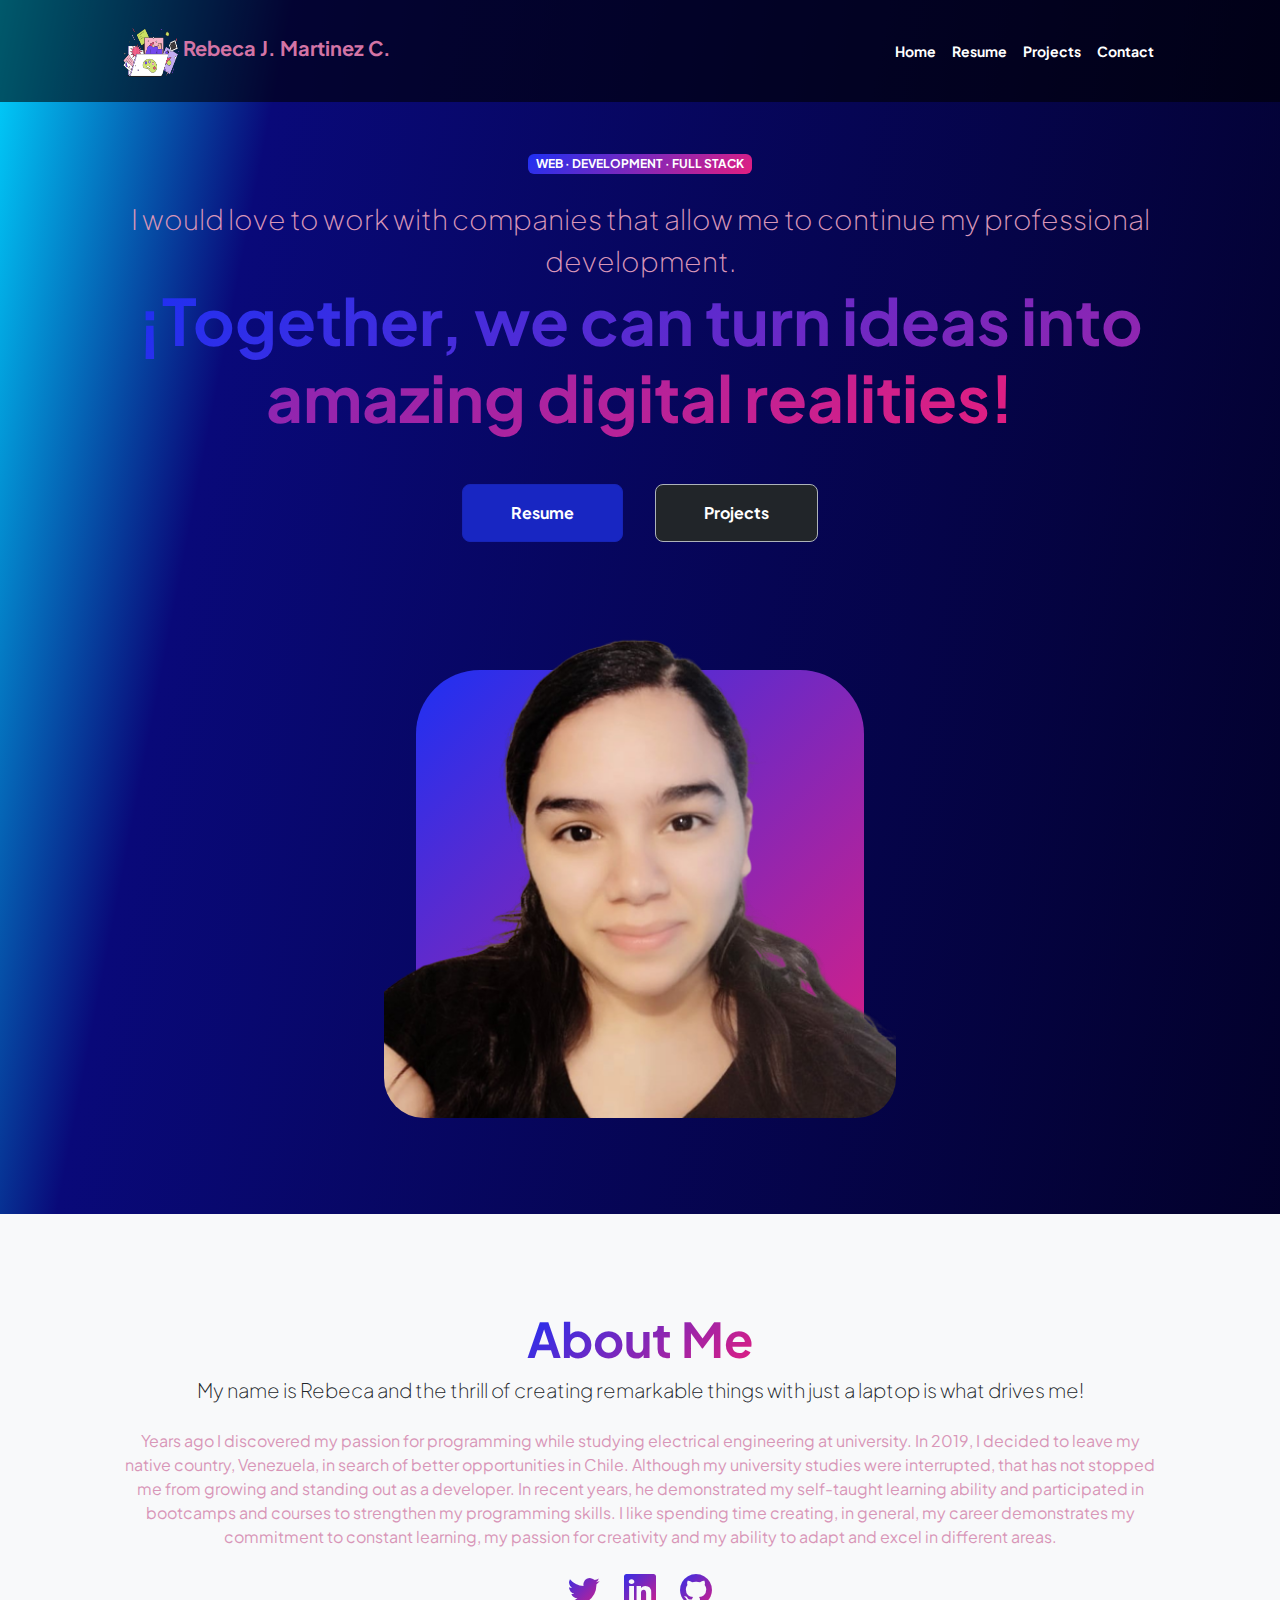
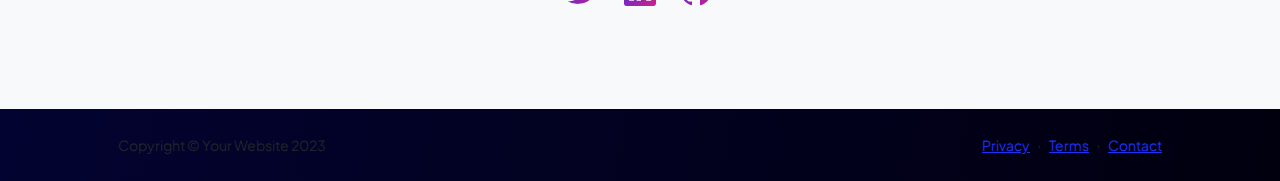
<file: index.html>
<!DOCTYPE html>
<html lang="en">
    <head>
        <meta charset="utf-8" />
        <meta name="viewport" content="width=device-width, initial-scale=1, shrink-to-fit=no" />
        <meta name="description" content="" />
        <meta name="author" content="" />
        <title>Rebeca J. Martinez C.</title>
        <!-- Favicon-->
        <link rel="icon" type="image/x-icon" href="assets/favicon.ico" />
        <!-- Custom Google font-->
        <link rel="preconnect" href="https://fonts.googleapis.com" />
        <link rel="preconnect" href="https://fonts.gstatic.com" crossorigin />
        <link href="https://fonts.googleapis.com/css2?family=Plus+Jakarta+Sans:wght@100;200;300;400;500;600;700;800;900&amp;display=swap" rel="stylesheet" />
        <!-- Bootstrap icons-->
        <link href="https://cdn.jsdelivr.net/npm/bootstrap-icons@1.8.1/font/bootstrap-icons.css" rel="stylesheet" />
        <!-- Core theme CSS (includes Bootstrap)-->
        <link href="css/styles.css" rel="stylesheet" />
    </head>
    <body class="d-flex flex-column h-100">
        <main class="flex-shrink-0">
            <!-- Navigation-->
            <nav class="navbar navbar-expand-lg navbar-light bg-white py-3">
                <div class="container px-5">
                    <a class="navbar-brand" href="index.html"><img src="./assets/Portfolio.png" class="img-logo"/><span class="fw-bolder text-primary">Rebeca J. Martinez C.</span></a>
                    <button class="navbar-toggler" type="button" data-bs-toggle="collapse" data-bs-target="#navbarSupportedContent" aria-controls="navbarSupportedContent" aria-expanded="false" aria-label="Toggle navigation"><span class="navbar-toggler-icon"></span></button>
                    <div class="collapse navbar-collapse" id="navbarSupportedContent">
                        <ul class="navbar-nav ms-auto mb-2 mb-lg-0 small fw-bolder">
                            <li class="nav-item"><a class="nav-link" href="index.html">Home</a></li>
                            <li class="nav-item"><a class="nav-link" href="resume.html">Resume</a></li>
                            <li class="nav-item"><a class="nav-link" href="projects.html">Projects</a></li>
                            <li class="nav-item"><a class="nav-link" href="contact.html">Contact</a></li>
                        </ul>
                    </div>
                </div>
            </nav>
            <!-- Header-->
            <header class="py-5">
                <div class="container px-5 pb-5">
                    <div class="row gx-5 align-items-center">
                        <div class="col-xxl-5">
                            <!-- Header text content-->
                            <div class="text-center text-xxl-start">
                                <div class="badge bg-gradient-primary-to-secondary text-white mb-4"><div class="text-uppercase">Web &middot; Development &middot; Full Stack</div></div>
                                <div class="fs-3 fw-light text-muted">I would love to work with companies that allow me to continue my professional development.</div>
                                <h1 class="display-3 fw-bolder mb-5"><span class="text-gradient d-inline">¡Together, we can turn ideas into amazing digital realities!</span></h1>
                                <div class="d-grid gap-3 d-sm-flex justify-content-sm-center justify-content-xxl-start mb-3">
                                    <a class="btn btn-primary btn-lg px-5 py-3 me-sm-3 fs-6 fw-bolder" href="resume.html">Resume</a>
                                    <a class="btn btn-outline-dark btn-lg px-5 py-3 fs-6 fw-bolder" href="projects.html">Projects</a>
                                </div>
                            </div>
                        </div>
                        <div class="col-xxl-7">
                            <!-- Header profile picture-->
                            <div class="d-flex justify-content-center mt-5 mt-xxl-0">
                                <div class="profile bg-gradient-primary-to-secondary">
                                    <!-- TIP: For best results, use a photo with a transparent background like the demo example below-->
                                    <!-- Watch a tutorial on how to do this on YouTube (link)-->
                                    <img class="profile-img" src="assets/profile.png" alt="..." />
                                </div>
                            </div>
                        </div>
                    </div>
                </div>
            </header>
            <!-- About Section-->
            <section class="bg-light py-5">
                <div class="container px-5">
                    <div class="row gx-5 justify-content-center">
                        <div class="col-xxl-8">
                            <div class="text-center my-5">
                                <h2 class="display-5 fw-bolder"><span class="text-gradient d-inline">About Me</span></h2>
                                <p class="lead fw-light mb-4">My name is Rebeca and the thrill of creating remarkable things with just a laptop is what drives me!</p>
                                <p class="text-muted">Years ago I discovered my passion for programming while studying electrical engineering at university.

                                    In 2019, I decided to leave my native country, Venezuela, in search of better opportunities in Chile.
                                    Although my university studies were interrupted, that has not stopped me from growing and standing out as a developer. In recent years, he demonstrated my self-taught learning ability and participated in bootcamps and courses to strengthen my programming skills.
                                    
                                    I like spending time creating, in general, my career demonstrates my commitment to constant learning, my passion for creativity and my ability to adapt and excel in different areas.
                                    
                                    </p>
                                <div class="d-flex justify-content-center fs-2 gap-4">
                                    <a class="text-gradient" href="https://twitter.com/Algoritmia2?t=_5zZDh9nPyDPrDqICD-QRg&s=09"><i class="bi bi-twitter"></i></a>
                                    <a class="text-gradient" href="https://www.linkedin.com/in/rebeca-j-martinez-c-721bab124/"><i class="bi bi-linkedin"></i></a>
                                    <a class="text-gradient" href="https://github.com/jhosefin"><i class="bi bi-github"></i></a>
                                </div>
                            </div>
                        </div>
                    </div>
                </div>
            </section>
        </main>
        <!-- Footer-->
        <footer class="bg-white py-4 mt-auto">
            <div class="container px-5">
                <div class="row align-items-center justify-content-between flex-column flex-sm-row">
                    <div class="col-auto"><div class="small m-0">Copyright &copy; Your Website 2023</div></div>
                    <div class="col-auto">
                        <a class="small" href="#!">Privacy</a>
                        <span class="mx-1">&middot;</span>
                        <a class="small" href="#!">Terms</a>
                        <span class="mx-1">&middot;</span>
                        <a class="small" href="#!">Contact</a>
                    </div>
                </div>
            </div>
        </footer>
        <!-- Bootstrap core JS-->
        <script src="https://cdn.jsdelivr.net/npm/bootstrap@5.2.3/dist/js/bootstrap.bundle.min.js"></script>
        <!-- Core theme JS-->
        <script src="js/scripts.js"></script>
    </body>
</html>
</file>
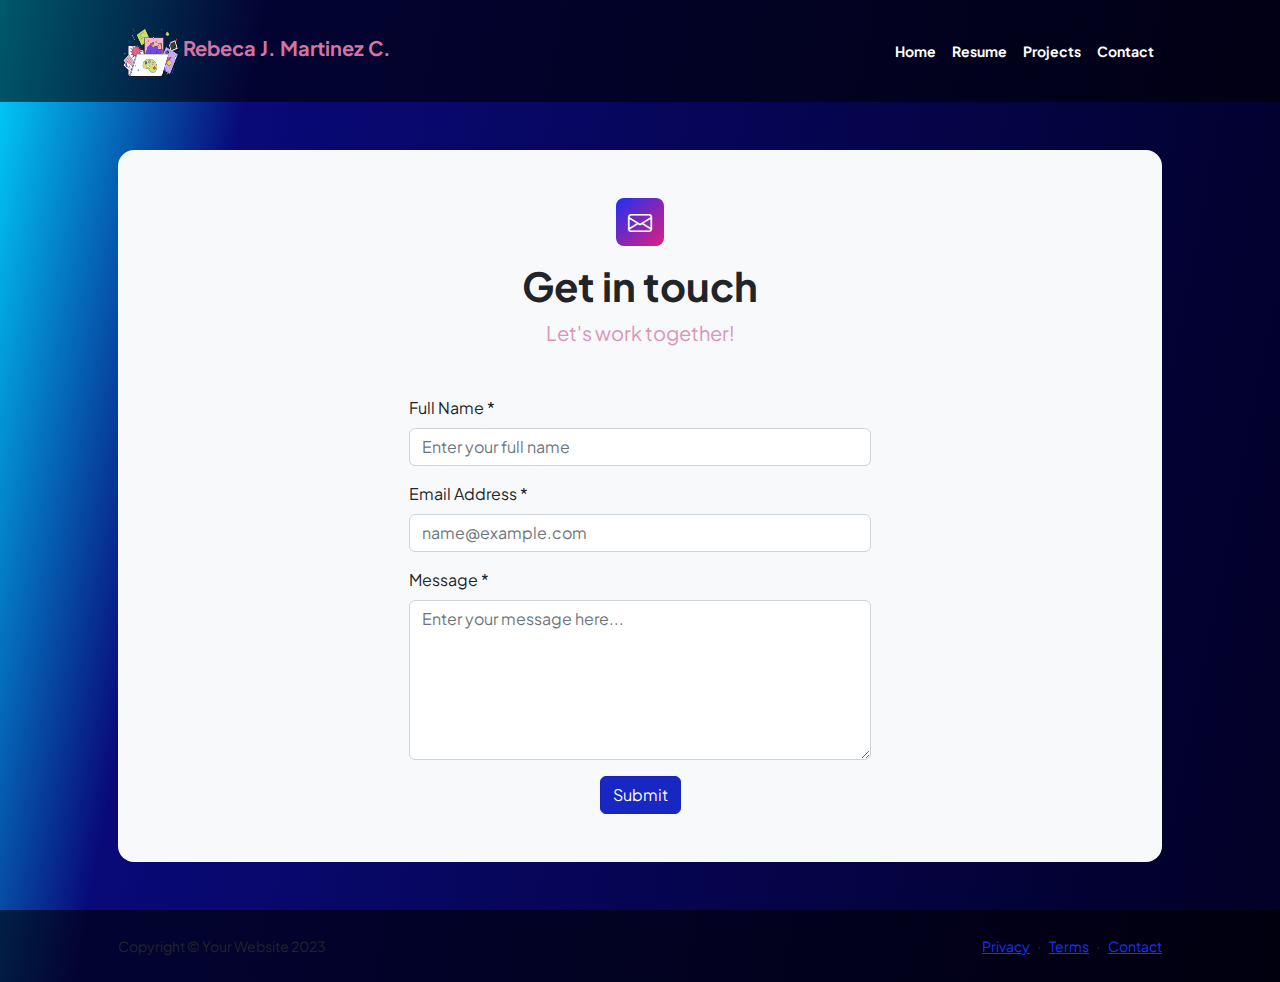
<file: contact.html>
<!DOCTYPE html>
<html lang="en">
    <head>
        <meta charset="utf-8" />
        <meta name="viewport" content="width=device-width, initial-scale=1, shrink-to-fit=no" />
        <meta name="description" content />
        <meta name="author" content />
        <title>Rebeca J. Martinez C.</title>
        <!-- Favicon-->
        <link rel="icon" type="image/x-icon" href="assets/favicon.ico" />
        <!-- Custom Google font-->
        <link rel="preconnect" href="https://fonts.googleapis.com" />
        <link rel="preconnect" href="https://fonts.gstatic.com" crossorigin />
        <link href="https://fonts.googleapis.com/css2?family=Plus+Jakarta+Sans:wght@100;200;300;400;500;600;700;800;900&amp;display=swap" rel="stylesheet" />
        <!-- Bootstrap icons-->
        <link href="https://cdn.jsdelivr.net/npm/bootstrap-icons@1.8.1/font/bootstrap-icons.css" rel="stylesheet" />
        <!-- Core theme CSS (includes Bootstrap)-->
        <link href="css/styles.css" rel="stylesheet" />
    </head>
    <body class="d-flex flex-column">
        <main class="flex-shrink-0">
            <!-- Navigation-->
            <nav class="navbar navbar-expand-lg navbar-light bg-white py-3">
                <div class="container px-5">
                    <a class="navbar-brand" href="index.html"><img src="./assets/Portfolio.png" class="img-logo"/><span class="fw-bolder text-primary">Rebeca J. Martinez C.</span></a>
                    <button class="navbar-toggler" type="button" data-bs-toggle="collapse" data-bs-target="#navbarSupportedContent" aria-controls="navbarSupportedContent" aria-expanded="false" aria-label="Toggle navigation"><span class="navbar-toggler-icon"></span></button>
                    <div class="collapse navbar-collapse" id="navbarSupportedContent">
                        <ul class="navbar-nav ms-auto mb-2 mb-lg-0 small fw-bolder">
                            <li class="nav-item"><a class="nav-link" href="index.html">Home</a></li>
                            <li class="nav-item"><a class="nav-link" href="resume.html">Resume</a></li>
                            <li class="nav-item"><a class="nav-link" href="projects.html">Projects</a></li>
                            <li class="nav-item"><a class="nav-link" href="contact.html">Contact</a></li>
                        </ul>
                    </div>
                </div>
            </nav>
            <!-- Page content-->
            <section class="py-5">
                <div class="container px-5">
                    <!-- Contact form-->
                    <div class="bg-light rounded-4 py-5 px-4 px-md-5">
                        <div class="text-center mb-5">
                            <div class="feature bg-primary bg-gradient-primary-to-secondary text-white rounded-3 mb-3"><i class="bi bi-envelope"></i></div>
                            <h1 class="fw-bolder">Get in touch</h1>
                            <p class="lead fw-normal text-muted mb-0">Let's work together!</p>
                        </div>
                        <div class="row gx-5 justify-content-center">
                            <div class="col-lg-8 col-xl-6">
                                <form id="contactForm" action="https://formsubmit.co/rebecajhosefin1jhosefin@gmail.com" method="POST">
                                    <!-- Full Name input -->
                                    <div class="mb-3">
                                        <label for="name" class="form-label">Full Name *</label>
                                        <input type="text" class="form-control" name="name" placeholder="Enter your full name" required />
                                        <div class="invalid-feedback" data-sb-feedback="name:required">Please enter your full name.</div>
                                    </div>
                                
                                    <!-- Email input -->
                                    <div class="mb-3">
                                        <label for="email" class="form-label">Email Address *</label>
                                        <input type="email" class="form-control" name="email" placeholder="name@example.com" required />
                                        <div class="invalid-feedback" data-sb-feedback="email:required">Please enter your email.</div>
                                        <div class="invalid-feedback" data-sb-feedback="email:email">Please enter a valid email address.</div>
                                    </div>
                                
                                    <!-- Message input -->
                                    <div class="mb-3">
                                        <label for="message" class="form-label">Message *</label>
                                        <textarea class="form-control" name="message" placeholder="Enter your message here..." style="height: 10rem" required></textarea>
                                        <div class="invalid-feedback" data-sb-feedback="message:required">Please enter a message.</div>
                                    </div>
                                
                                    <!-- Submit Button -->
                                    <div class="text-center">
                                        <button type="submit" class="btn btn-primary">Submit</button>
                                    </div>
                                </form>
                                
                            </div>
                        </div>
                    </div>
                </div>
            </section>
        </main>
        <!-- Footer-->
        <footer class="bg-white py-4 mt-auto">
            <div class="container px-5">
                <div class="row align-items-center justify-content-between flex-column flex-sm-row">
                    <div class="col-auto"><div class="small m-0">Copyright &copy; Your Website 2023</div></div>
                    <div class="col-auto">
                        <a class="small" href="#!">Privacy</a>
                        <span class="mx-1">&middot;</span>
                        <a class="small" href="#!">Terms</a>
                        <span class="mx-1">&middot;</span>
                        <a class="small" href="#!">Contact</a>
                    </div>
                </div>
            </div>
        </footer>
        <!-- Bootstrap core JS-->
        <script src="https://cdn.jsdelivr.net/npm/bootstrap@5.2.3/dist/js/bootstrap.bundle.min.js"></script>
        <!-- Core theme JS-->
        <script src="js/scripts.js"></script>
        <!-- * * * * * * * * * * * * * * * * * * * * * * * * * * * * * * * * * * * * * * * *-->
        <!-- * *                               SB Forms JS                               * *-->
        <!-- * * Activate your form at https://startbootstrap.com/solution/contact-forms * *-->
        <!-- * * * * * * * * * * * * * * * * * * * * * * * * * * * * * * * * * * * * * * * *-->
        <script src="https://cdn.startbootstrap.com/sb-forms-latest.js"></script>
    </body>
</html>
</file>
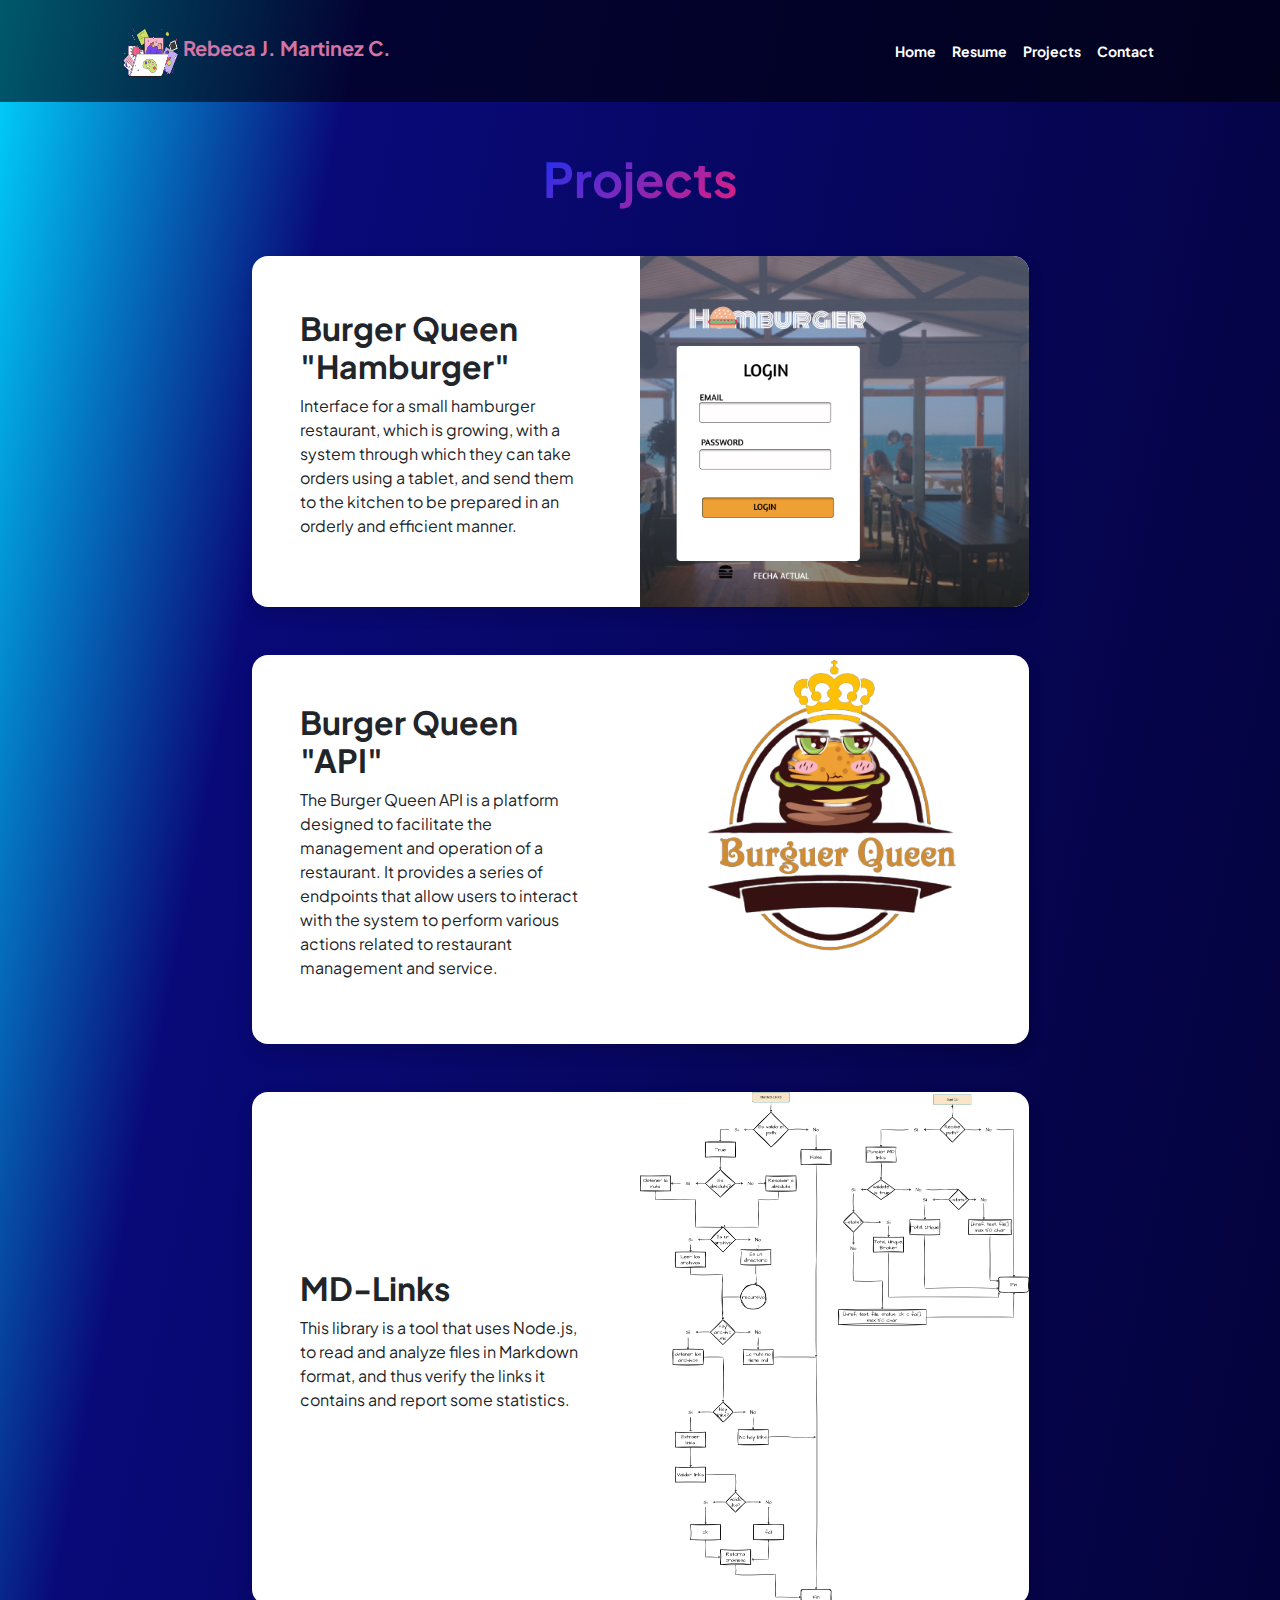
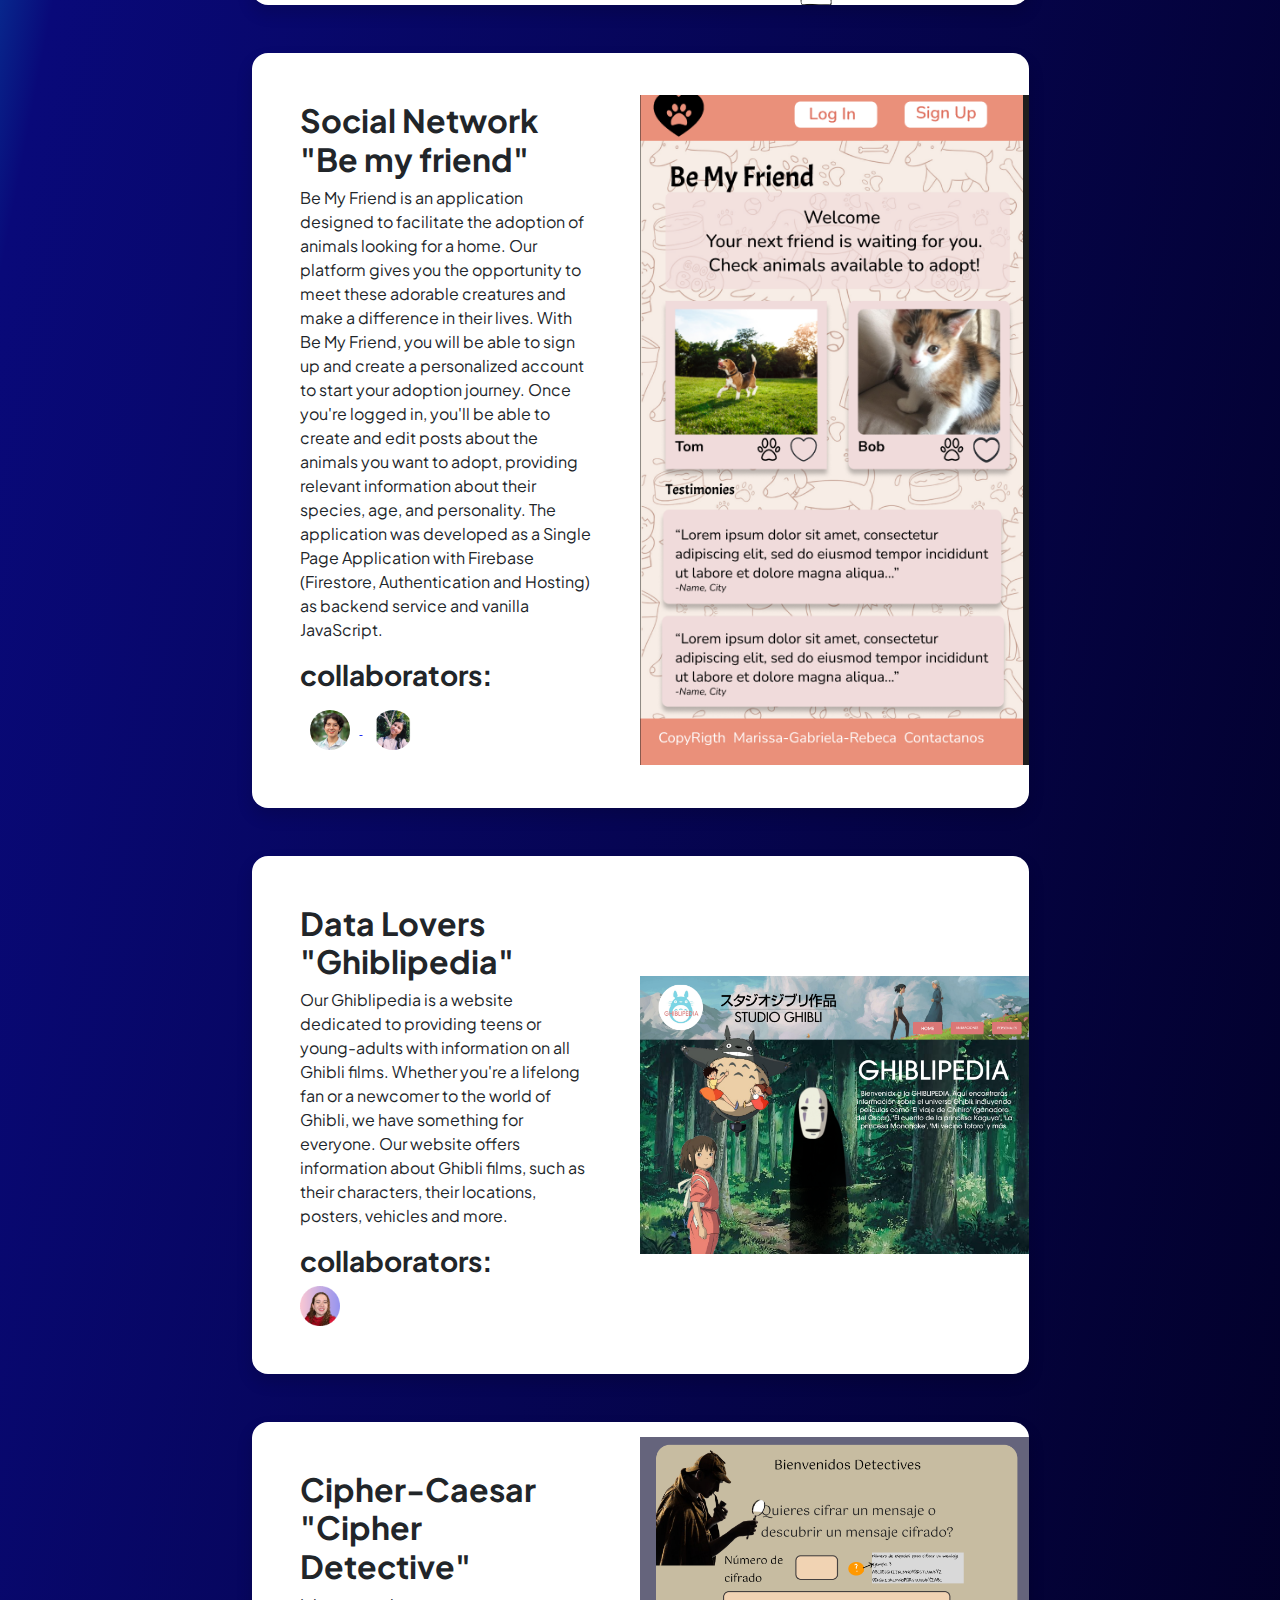
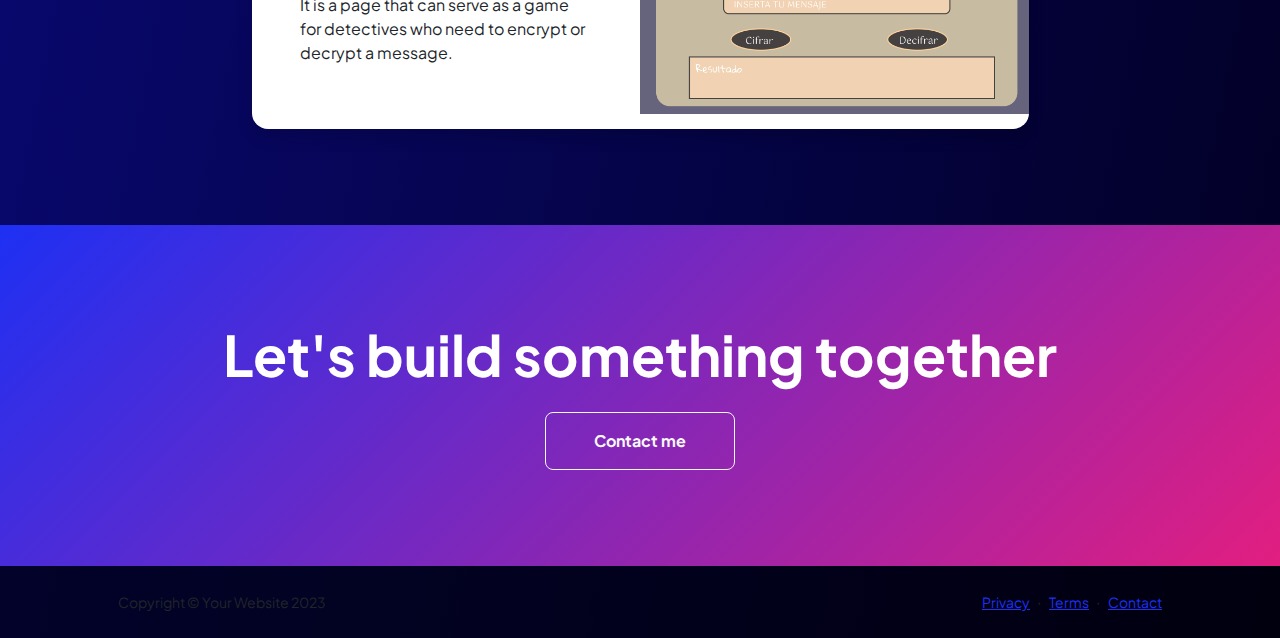
<file: projects.html>
<!DOCTYPE html>
<html lang="en">
    <head>
        <meta charset="utf-8" />
        <meta name="viewport" content="width=device-width, initial-scale=1, shrink-to-fit=no" />
        <meta name="description" content="" />
        <meta name="author" content="" />
        <title>Modern Business - Rebeca J. Martinez C.</title>
        <!-- Favicon-->
        <link rel="icon" type="image/x-icon" href="assets/favicon.ico" />
        <!-- Custom Google font-->
        <link rel="preconnect" href="https://fonts.googleapis.com" />
        <link rel="preconnect" href="https://fonts.gstatic.com" crossorigin />
        <link href="https://fonts.googleapis.com/css2?family=Plus+Jakarta+Sans:wght@100;200;300;400;500;600;700;800;900&amp;display=swap" rel="stylesheet" />
        <!-- Bootstrap icons-->
        <link href="https://cdn.jsdelivr.net/npm/bootstrap-icons@1.8.1/font/bootstrap-icons.css" rel="stylesheet" />
        <!-- Core theme CSS (includes Bootstrap)-->
        <link href="css/styles.css" rel="stylesheet" />
    </head>
    <body class="d-flex flex-column h-100 bg-light">
        <main class="flex-shrink-0">
            <!-- Navigation-->
            <nav class="navbar navbar-expand-lg navbar-light bg-white py-3">
                <div class="container px-5">
                    <a class="navbar-brand" href="index.html"><img src="./assets/Portfolio.png" class="img-logo"/><span class="fw-bolder text-primary">Rebeca J. Martinez C.</span></a>
                    <button class="navbar-toggler" type="button" data-bs-toggle="collapse" data-bs-target="#navbarSupportedContent" aria-controls="navbarSupportedContent" aria-expanded="false" aria-label="Toggle navigation"><span class="navbar-toggler-icon"></span></button>
                    <div class="collapse navbar-collapse" id="navbarSupportedContent">
                        <ul class="navbar-nav ms-auto mb-2 mb-lg-0 small fw-bolder">
                            <li class="nav-item"><a class="nav-link" href="index.html">Home</a></li>
                            <li class="nav-item"><a class="nav-link" href="resume.html">Resume</a></li>
                            <li class="nav-item"><a class="nav-link" href="projects.html">Projects</a></li>
                            <li class="nav-item"><a class="nav-link" href="contact.html">Contact</a></li>
                        </ul>
                    </div>
                </div>
            </nav>
            <!-- Projects Section-->
            <section class="py-5">
                <div class="container px-5 mb-5">
                    <div class="text-center mb-5">
                        <h1 class="display-5 fw-bolder mb-0"><span class="text-gradient d-inline">Projects</span></h1>
                    </div>
                    <div class="row gx-5 justify-content-center">
                        <div class="col-lg-11 col-xl-9 col-xxl-8">
                            <!-- Project Card 1-->
                            <div class="card overflow-hidden shadow rounded-4 border-0 mb-5">
                                <div class="card-body p-0">
                                    <div class="d-flex align-items-center">
                                        <div class="p-5">
                                            <h2 class="fw-bolder">Burger Queen "Hamburger"</h2>
                                            <p>Interface for a small hamburger restaurant, which is growing, with a system through which they can take orders using a tablet, and send them to the kitchen to be prepared in an orderly and efficient manner.</p>
                                        </div>
                                        <img class="img-fluid" src="./assets/bqa.png" alt="..." />
                                    </div>
                                </div>
                            </div>
                            <!-- Project Card 2-->
                            <div class="card overflow-hidden shadow rounded-4 border-0 mb-5">
                                <div class="card-body p-0">
                                    <div class="d-flex align-items-center">
                                        <div class="p-5">
                                            <h2 class="fw-bolder">Burger Queen "API"</h2>
                                            <p>The Burger Queen API is a platform designed to facilitate the management and operation of a restaurant. It provides a series of endpoints that allow users to interact with the system to perform various actions related to restaurant management and service.</p>
                                        </div>
                                        <img class="img-fluid" src="./assets/bqapi.png" alt="..." />
                                    </div>
                                </div>
                            </div>
                            <!-- Project Card 3-->
                            <div class="card overflow-hidden shadow rounded-4 border-0 mb-5">
                                <div class="card-body p-0">
                                    <div class="d-flex align-items-center">
                                        <div class="p-5">
                                            <h2 class="fw-bolder">MD-Links</h2>
                                            <p>This library is a tool that uses Node.js, to read and analyze files in Markdown format, and thus verify the links it contains and report some statistics.</p>
                                        </div>
                                        <img class="img-fluid" src="./assets/diagrama.png" alt="..." />
                                    </div>
                                </div>
                            </div>
                            <!-- Project Card 4-->
                            <div class="card overflow-hidden shadow rounded-4 border-0 mb-5">
                                <div class="card-body p-0">
                                    <div class="d-flex align-items-center">
                                        <div class="p-5">
                                            <h2 class="fw-bolder">Social Network "Be my friend"</h2>
                                            <p>Be My Friend is an application designed to facilitate the adoption of animals looking for a home. Our platform gives you the opportunity to meet these adorable creatures and make a difference in their lives.

                                                With Be My Friend, you will be able to sign up and create a personalized account to start your adoption journey. Once you're logged in, you'll be able to create and edit posts about the animals you want to adopt, providing relevant information about their species, age, and personality.
                                                
                                                The application was developed as a Single Page Application with Firebase (Firestore, Authentication and Hosting) as backend service and vanilla JavaScript.</p>
                                            <h3 class="fw-bolder">collaborators:</h3>
                                            <div class="img-colaboradoras">
                                                <a href="https://github.com/thatmare">
                                                    <img src="./assets/mari.jpeg" alt="foto de colaboradora marissa" class="img-circular"/>
                                                </a>
                                                <a href="https://github.com/gabiestefany24">
                                                    <img src="./assets/gabi.jpeg" alt="foto de colaboradora gabi" class="img-circular"/>
                                                </a>
                                            </div>
                                        </div>
                                        <img class="img-fluid" src="./assets/bmf.png" alt="..." />
                                    </div>
                                </div>
                            </div>
                            <!-- Project Card 5-->
                            <div class="card overflow-hidden shadow rounded-4 border-0 mb-5">
                                <div class="card-body p-0">
                                    <div class="d-flex align-items-center">
                                        <div class="p-5">
                                            <h2 class="fw-bolder">Data Lovers "Ghiblipedia"</h2>
                                            <p>Our Ghiblipedia is a website dedicated to providing teens or young-adults with information on all Ghibli films. Whether you're a lifelong fan or a newcomer to the world of Ghibli, we have something for everyone. Our website offers information about Ghibli films, such as their characters, their locations, posters, vehicles and more.</p>
                                            <h3 class="fw-bolder">collaborators:</h3>
                                            <a href="https://github.com/danipreciado" class="img-colaboradoras">
                                                    <img src="./assets/dani.png" alt="foto de colaboradora dani"/>
                                            </a>
                                        </div>
                                        <img class="img-fluid" src="./assets/dlg.png" alt="..." />
                                    </div>
                                </div>
                            </div>
                            <!-- Project Card 6-->
                            <div class="card overflow-hidden shadow rounded-4 border-0">
                                <div class="card-body p-0">
                                    <div class="d-flex align-items-center">
                                        <div class="p-5">
                                            <h2 class="fw-bolder">Cipher-Caesar "Cipher Detective"</h2>
                                            <p>It is a page that can serve as a game for detectives who need to encrypt or decrypt a message.</p>
                                        </div>
                                        <img class="img-fluid" src="./assets/detective.png" alt="..." />
                                    </div>
                                </div>
                            </div>
                        </div>
                    </div>
                </div>
            </section>
            <!-- Call to action section-->
            <section class="py-5 bg-gradient-primary-to-secondary text-white">
                <div class="container px-5 my-5">
                    <div class="text-center">
                        <h2 class="display-4 fw-bolder mb-4">Let's build something together</h2>
                        <a class="btn btn-outline-light btn-lg px-5 py-3 fs-6 fw-bolder" href="contact.html">Contact me</a>
                    </div>
                </div>
            </section>
        </main>
        <!-- Footer-->
        <footer class="bg-white py-4 mt-auto">
            <div class="container px-5">
                <div class="row align-items-center justify-content-between flex-column flex-sm-row">
                    <div class="col-auto"><div class="small m-0">Copyright &copy; Your Website 2023</div></div>
                    <div class="col-auto">
                        <a class="small" href="#!">Privacy</a>
                        <span class="mx-1">&middot;</span>
                        <a class="small" href="#!">Terms</a>
                        <span class="mx-1">&middot;</span>
                        <a class="small" href="#!">Contact</a>
                    </div>
                </div>
            </div>
        </footer>
        <!-- Bootstrap core JS-->
        <script src="https://cdn.jsdelivr.net/npm/bootstrap@5.2.3/dist/js/bootstrap.bundle.min.js"></script>
        <!-- Core theme JS-->
        <script src="js/scripts.js"></script>
    </body>
</html>
</file>
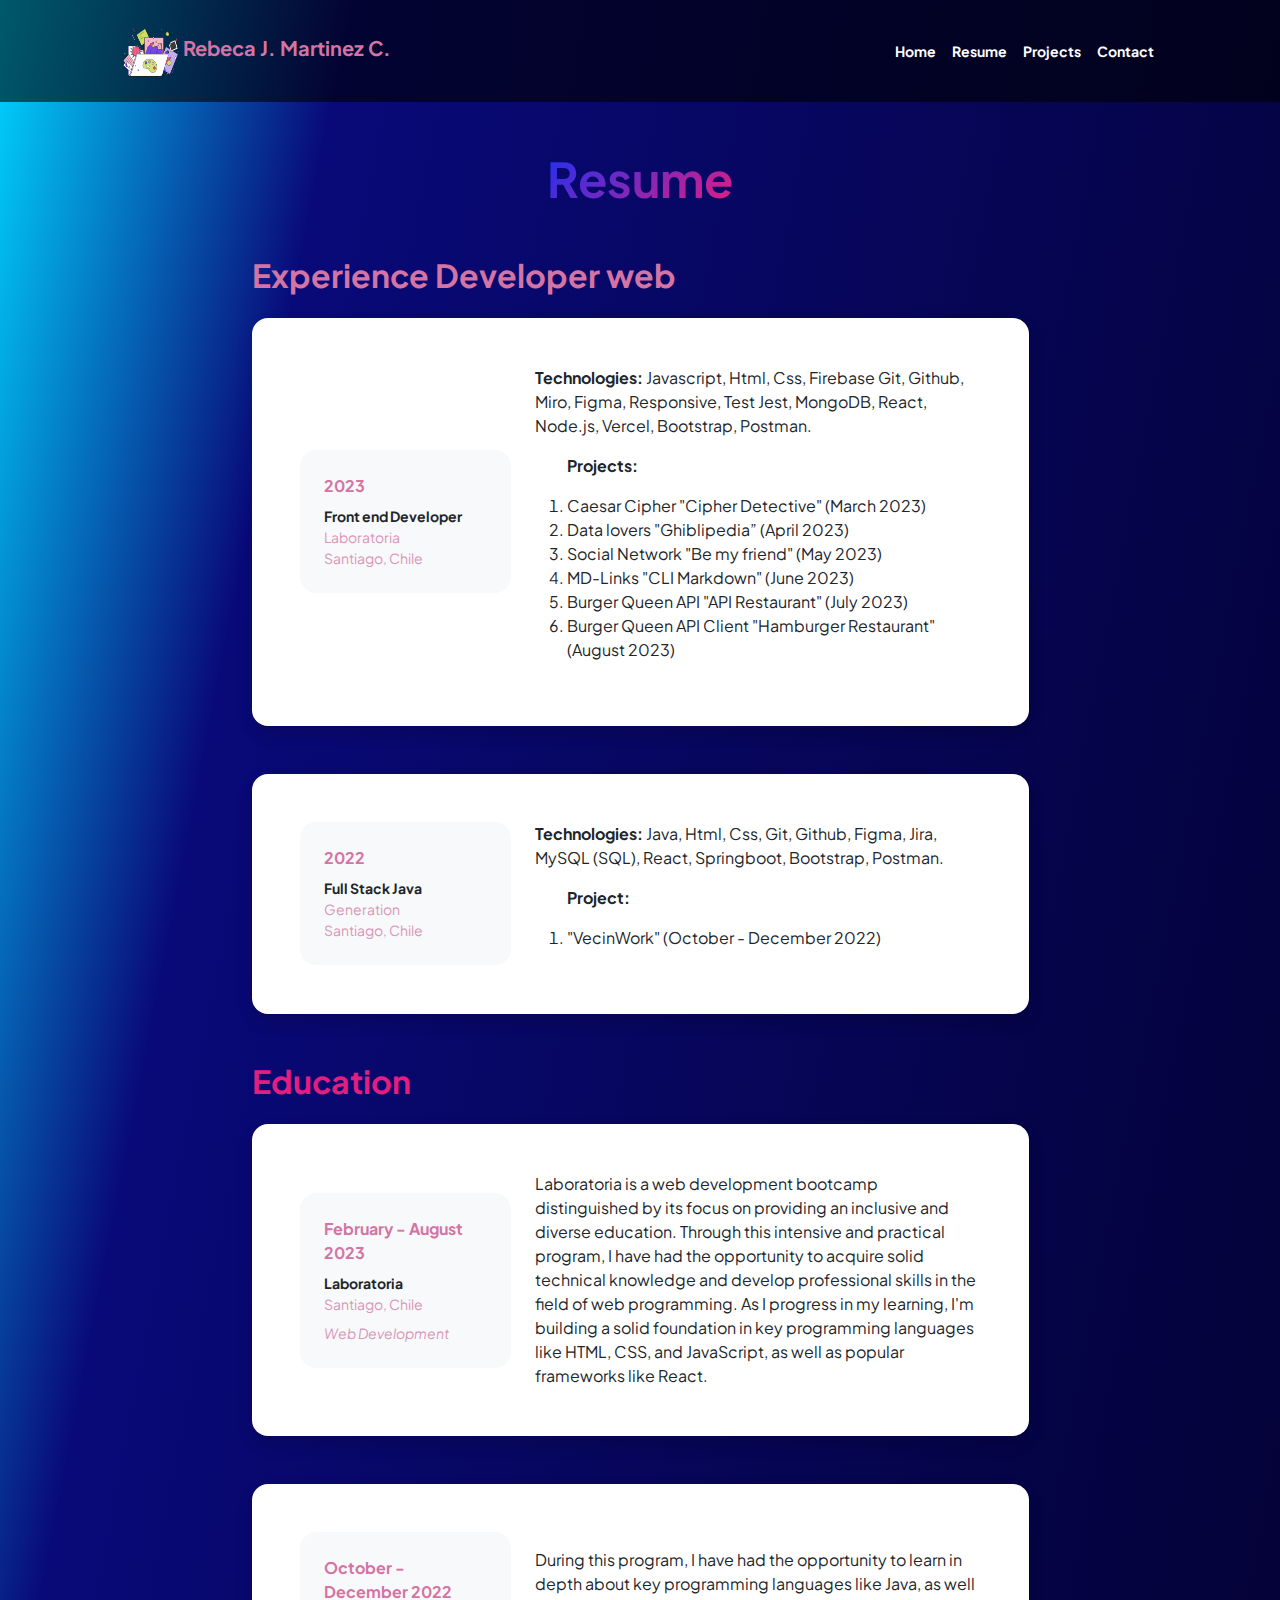
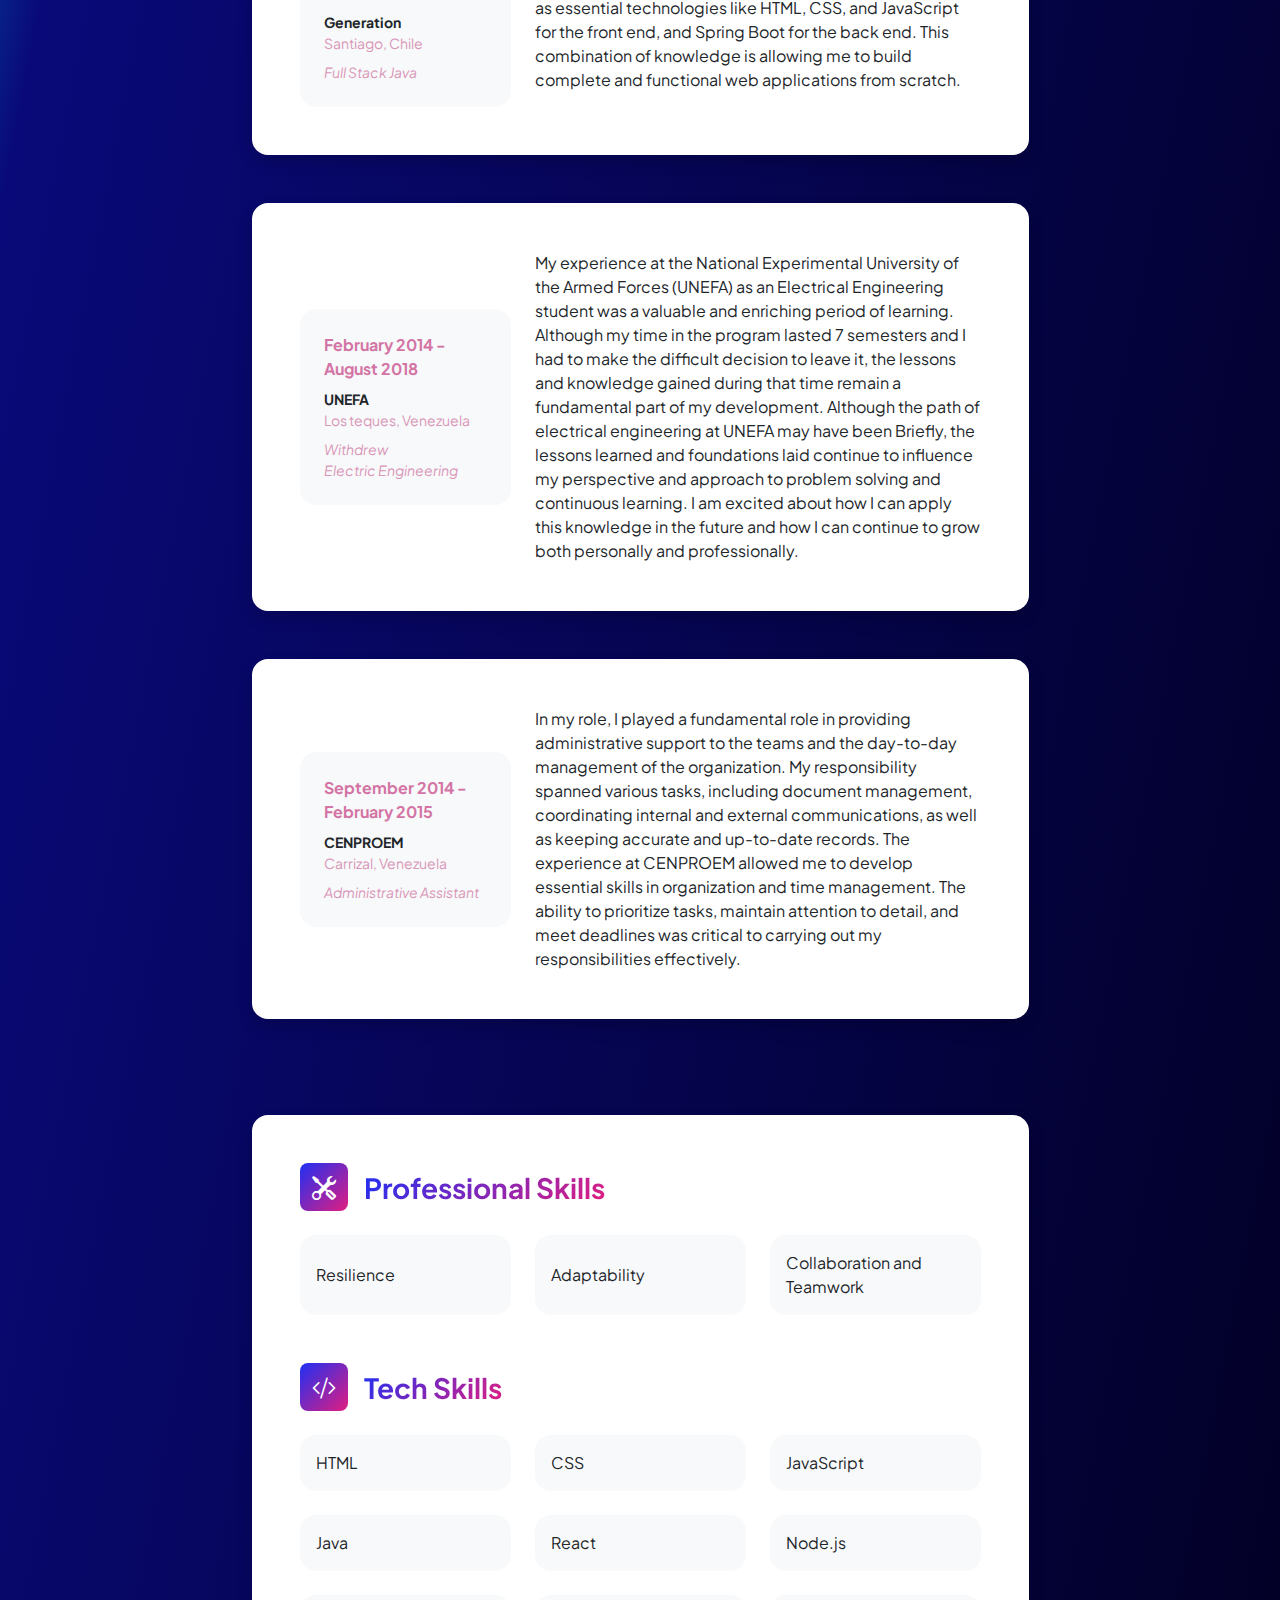
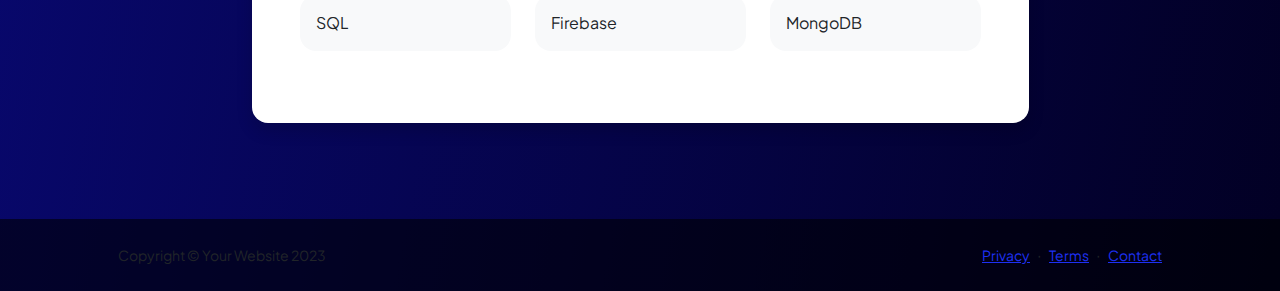
<file: resume.html>
<!DOCTYPE html>
<html lang="en">
    <head>
        <meta charset="utf-8" />
        <meta name="viewport" content="width=device-width, initial-scale=1, shrink-to-fit=no" />
        <meta name="description" content="" />
        <meta name="author" content="" />
        <title>Rebeca J. Martinez C.</title>
        <!-- Favicon-->
        <link rel="icon" type="image/x-icon" href="assets/favicon.ico" />
        <!-- Custom Google font-->
        <link rel="preconnect" href="https://fonts.googleapis.com" />
        <link rel="preconnect" href="https://fonts.gstatic.com" crossorigin />
        <link href="https://fonts.googleapis.com/css2?family=Plus+Jakarta+Sans:wght@100;200;300;400;500;600;700;800;900&amp;display=swap" rel="stylesheet" />
        <!-- Bootstrap icons-->
        <link href="https://cdn.jsdelivr.net/npm/bootstrap-icons@1.8.1/font/bootstrap-icons.css" rel="stylesheet" />
        <!-- Core theme CSS (includes Bootstrap)-->
        <link href="css/styles.css" rel="stylesheet" />
    </head>
    <body class="d-flex flex-column h-100 bg-light">
        <main class="flex-shrink-0">
            <!-- Navigation-->
            <nav class="navbar navbar-expand-lg navbar-light bg-white py-3">
                <div class="container px-5">
                    <a class="navbar-brand" href="index.html"><img src="./assets/Portfolio.png" class="img-logo"/><span class="fw-bolder text-primary">Rebeca J. Martinez C.</span></a>
                    <button class="navbar-toggler" type="button" data-bs-toggle="collapse" data-bs-target="#navbarSupportedContent" aria-controls="navbarSupportedContent" aria-expanded="false" aria-label="Toggle navigation"><span class="navbar-toggler-icon"></span></button>
                    <div class="collapse navbar-collapse" id="navbarSupportedContent">
                        <ul class="navbar-nav ms-auto mb-2 mb-lg-0 small fw-bolder">
                            <li class="nav-item"><a class="nav-link" href="index.html">Home</a></li>
                            <li class="nav-item"><a class="nav-link" href="resume.html">Resume</a></li>
                            <li class="nav-item"><a class="nav-link" href="projects.html">Projects</a></li>
                            <li class="nav-item"><a class="nav-link" href="contact.html">Contact</a></li>
                        </ul>
                    </div>
                </div>
            </nav>
            <!-- Page Content-->
            <div class="container px-5 my-5">
                <div class="text-center mb-5">
                    <h1 class="display-5 fw-bolder mb-0"><span class="text-gradient d-inline">Resume</span></h1>
                </div>
                <div class="row gx-5 justify-content-center">
                    <div class="col-lg-11 col-xl-9 col-xxl-8">
                        <!-- Experience Section-->
                        <section>
                            <div class="d-flex align-items-center justify-content-between mb-4">
                                <h2 class="text-primary fw-bolder mb-0">Experience Developer web</h2>
                                <!-- Download resume button-->
                                <!-- Note: Set the link href target to a PDF file within your project-->
<!--                                 <a class="btn btn-primary px-4 py-3" href="../assets/Rebeca-full-stack-1.pdf">
                                    <div class="d-inline-block bi bi-download me-2"></div>
                                    Download Resume
                                </a> -->
                            </div>
                            <!-- Experience Card 1-->
                            <div class="card shadow border-0 rounded-4 mb-5">
                                <div class="card-body p-5">
                                    <div class="row align-items-center gx-5">
                                        <div class="col text-center text-lg-start mb-4 mb-lg-0">
                                            <div class="bg-light p-4 rounded-4">
                                                <div class="text-primary fw-bolder mb-2">2023</div>
                                                <div class="small fw-bolder">Front end Developer</div>
                                                <div class="small text-muted">Laboratoria</div>
                                                <div class="small text-muted">Santiago, Chile</div>
                                            </div>
                                        </div>
                                        <div class="col-lg-8"><div>
                                            <p><strong>Technologies:</strong> Javascript, Html, Css,
                                            Firebase Git, Github, Miro, Figma, Responsive, Test
                                            Jest, MongoDB, React, Node.js, Vercel, Bootstrap, Postman.</p>
                                            <ol>
                                                <p><strong>Projects:</strong></p>
                                                <li> Caesar Cipher "Cipher Detective" (March 2023)</li>

                                                <li> Data lovers "Ghiblipedia” (April 2023)</li>
                                                <li> Social Network "Be my friend" (May 2023)</li>
                                                <li> MD-Links "CLI Markdown" (June 2023)</li>
                                                <li> Burger Queen API "API Restaurant" (July 2023)</li>
                                                <li> Burger Queen API Client "Hamburger Restaurant" (August 2023)</li>
                                            </ol>
                                            
                                        </div></div>
                                    </div>
                                </div>
                            </div>
                            <!-- Experience Card 2-->
                            <div class="card shadow border-0 rounded-4 mb-5">
                                <div class="card-body p-5">
                                    <div class="row align-items-center gx-5">
                                        <div class="col text-center text-lg-start mb-4 mb-lg-0">
                                            <div class="bg-light p-4 rounded-4">
                                                <div class="text-primary fw-bolder mb-2">2022</div>
                                                <div class="small fw-bolder">Full Stack Java</div>
                                                <div class="small text-muted">Generation</div>
                                                <div class="small text-muted">Santiago, Chile</div>
                                            </div>
                                        </div>
                                        <div class="col-lg-8"><div>
                                            <p><strong>Technologies:</strong> Java, Html, Css,
                                            Git, Github, Figma, Jira,
                                            MySQL (SQL), React, Springboot, Bootstrap, Postman.</p>
                                            <ol>
                                                <p><strong>Project:</strong></p>
                                                <li> "VecinWork" (October - December 2022)</li>
                                            </ol>
                                        </div></div>
                                    </div>
                                </div>
                            </div>
                        </section>
                        <!-- Education Section-->
                        <section>
                            <h2 class="text-secondary fw-bolder mb-4">Education</h2>
                            <!-- Education Card 1-->
                            <div class="card shadow border-0 rounded-4 mb-5">
                                <div class="card-body p-5">
                                    <div class="row align-items-center gx-5">
                                        <div class="col text-center text-lg-start mb-4 mb-lg-0">
                                            <div class="bg-light p-4 rounded-4">
                                                <div class="text-primary fw-bolder mb-2">February - August 2023</div>
                                                <div class="mb-2">
                                                    <div class="small fw-bolder">Laboratoria</div>
                                                    <div class="small text-muted">Santiago, Chile</div>
                                                </div>
                                                <div class="fst-italic">
                                                    <div class="small text-muted">Web Development</div>
                                                </div>
                                            </div>
                                        </div>
                                        <div class="col-lg-8"><div>Laboratoria is a web development bootcamp distinguished by its focus on providing an inclusive and diverse education. Through this intensive and practical program, I have had the opportunity to acquire solid technical knowledge and develop professional skills in the field of web programming. As I progress in my learning, I'm building a solid foundation in key programming languages ​​like HTML, CSS, and JavaScript, as well as popular frameworks like React.</div></div>
                                    </div>
                                </div>
                            </div>
                            <!-- Education Card 2-->
                            <div class="card shadow border-0 rounded-4 mb-5">
                                <div class="card-body p-5">
                                    <div class="row align-items-center gx-5">
                                        <div class="col text-center text-lg-start mb-4 mb-lg-0">
                                            <div class="bg-light p-4 rounded-4">
                                                <div class="text-primary fw-bolder mb-2">October - December 2022</div>
                                                <div class="mb-2">
                                                    <div class="small fw-bolder">Generation</div>
                                                    <div class="small text-muted">Santiago, Chile</div>
                                                </div>
                                                <div class="fst-italic">
                                                    <div class="small text-muted">Full Stack Java</div>
                                                </div>
                                            </div>
                                        </div>
                                        <div class="col-lg-8"><div>During this program, I have had the opportunity to learn in depth about key programming languages ​​like Java, as well as essential technologies like HTML, CSS, and JavaScript for the front end, and Spring Boot for the back end. This combination of knowledge is allowing me to build complete and functional web applications from scratch.</div></div>
                                    </div>
                                </div>
                            </div>
                            <!-- Education Card 3-->
                            <div class="card shadow border-0 rounded-4 mb-5">
                                <div class="card-body p-5">
                                    <div class="row align-items-center gx-5">
                                        <div class="col text-center text-lg-start mb-4 mb-lg-0">
                                            <div class="bg-light p-4 rounded-4">
                                                <div class="text-primary fw-bolder mb-2">February 2014 - August 2018</div>
                                                <div class="mb-2">
                                                    <div class="small fw-bolder">UNEFA</div>
                                                    <div class="small text-muted">Los teques, Venezuela</div>
                                                </div>
                                                <div class="fst-italic">
                                                    <div class="small text-muted">Withdrew</div>
                                                    <div class="small text-muted">Electric Engineering</div>
                                                </div>
                                            </div>
                                        </div>
                                        <div class="col-lg-8"><div>My experience at the National Experimental University of the Armed Forces (UNEFA) as an Electrical Engineering student was a valuable and enriching period of learning. Although my time in the program lasted 7 semesters and I had to make the difficult decision to leave it, the lessons and knowledge gained during that time remain a fundamental part of my development. Although the path of electrical engineering at UNEFA may have been Briefly, the lessons learned and foundations laid continue to influence my perspective and approach to problem solving and continuous learning. I am excited about how I can apply this knowledge in the future and how I can continue to grow both personally and professionally.</div></div>
                                    </div>
                                </div>
                            </div>
                            <!-- Education Card 4-->
                            <div class="card shadow border-0 rounded-4 mb-5">
                                <div class="card-body p-5">
                                    <div class="row align-items-center gx-5">
                                        <div class="col text-center text-lg-start mb-4 mb-lg-0">
                                            <div class="bg-light p-4 rounded-4">
                                                <div class="text-primary fw-bolder mb-2">September 2014 - February 2015</div>
                                                <div class="mb-2">
                                                    <div class="small fw-bolder">CENPROEM</div>
                                                    <div class="small text-muted">Carrizal, Venezuela</div>
                                                </div>
                                                <div class="fst-italic">
                                                    <div class="small text-muted">Administrative Assistant</div>
                                                </div>
                                            </div>
                                        </div>
                                        <div class="col-lg-8"><div>In my role, I played a fundamental role in providing administrative support to the teams and the day-to-day management of the organization. My responsibility spanned various tasks, including document management, coordinating internal and external communications, as well as keeping accurate and up-to-date records.

                                            The experience at CENPROEM allowed me to develop essential skills in organization and time management. The ability to prioritize tasks, maintain attention to detail, and meet deadlines was critical to carrying out my responsibilities effectively.
                                            
                                            </div></div>
                                    </div>
                                </div>
                            </div>
                        </section>
                        <!-- Divider-->
                        <div class="pb-5"></div>
                        <!-- Skills Section-->
                        <section>
                            <!-- Skillset Card-->
                            <div class="card shadow border-0 rounded-4 mb-5">
                                <div class="card-body p-5">
                                    <!-- Professional skills list-->
                                    <div class="mb-5">
                                        <div class="d-flex align-items-center mb-4">
                                            <div class="feature bg-primary bg-gradient-primary-to-secondary text-white rounded-3 me-3"><i class="bi bi-tools"></i></div>
                                            <h3 class="fw-bolder mb-0"><span class="text-gradient d-inline">Professional Skills</span></h3>
                                        </div>
                                        <div class="row row-cols-1 row-cols-md-3 mb-4">
                                            <div class="col mb-4 mb-md-0"><div class="d-flex align-items-center bg-light rounded-4 p-3 h-100">Resilience</div></div>
                                            <div class="col mb-4 mb-md-0"><div class="d-flex align-items-center bg-light rounded-4 p-3 h-100">Adaptability</div></div>
                                            <div class="col"><div class="d-flex align-items-center bg-light rounded-4 p-3 h-100">Collaboration and Teamwork</div></div>
                                        </div>
                                    </div>
                                    <!-- Languages list-->
                                    <div class="mb-0">
                                        <div class="d-flex align-items-center mb-4">
                                            <div class="feature bg-primary bg-gradient-primary-to-secondary text-white rounded-3 me-3"><i class="bi bi-code-slash"></i></div>
                                            <h3 class="fw-bolder mb-0"><span class="text-gradient d-inline">Tech Skills</span></h3>
                                        </div>
                                        <div class="row row-cols-1 row-cols-md-3 mb-4">
                                            <div class="col mb-4 mb-md-0"><div class="d-flex align-items-center bg-light rounded-4 p-3 h-100">HTML</div></div>
                                            <div class="col mb-4 mb-md-0"><div class="d-flex align-items-center bg-light rounded-4 p-3 h-100">CSS</div></div>
                                            <div class="col"><div class="d-flex align-items-center bg-light rounded-4 p-3 h-100">JavaScript</div></div>
                                        </div>
                                        <div class="row row-cols-1 row-cols-md-3 mb-4">
                                            <div class="col mb-4 mb-md-0"><div class="d-flex align-items-center bg-light rounded-4 p-3 h-100">Java</div></div>
                                            <div class="col mb-4 mb-md-0"><div class="d-flex align-items-center bg-light rounded-4 p-3 h-100">React</div></div>
                                            <div class="col"><div class="d-flex align-items-center bg-light rounded-4 p-3 h-100">Node.js</div></div>
                                        </div>
                                        <div class="row row-cols-1 row-cols-md-3 mb-4">
                                            <div class="col"><div class="d-flex align-items-center bg-light rounded-4 p-3 h-100">SQL</div></div>
                                            <div class="col"><div class="d-flex align-items-center bg-light rounded-4 p-3 h-100">Firebase</div></div>
                                            <div class="col"><div class="d-flex align-items-center bg-light rounded-4 p-3 h-100">MongoDB</div></div>
                                        </div>
                                    </div>
                                </div>
                            </div>
                        </section>
                    </div>
                </div>
            </div>
        </main>
        <!-- Footer-->
        <footer class="bg-white py-4 mt-auto">
            <div class="container px-5">
                <div class="row align-items-center justify-content-between flex-column flex-sm-row">
                    <div class="col-auto"><div class="small m-0">Copyright &copy; Your Website 2023</div></div>
                    <div class="col-auto">
                        <a class="small" href="#!">Privacy</a>
                        <span class="mx-1">&middot;</span>
                        <a class="small" href="#!">Terms</a>
                        <span class="mx-1">&middot;</span>
                        <a class="small" href="#!">Contact</a>
                    </div>
                </div>
            </div>
        </footer>
        <!-- Bootstrap core JS-->
        <script src="https://cdn.jsdelivr.net/npm/bootstrap@5.2.3/dist/js/bootstrap.bundle.min.js"></script>
        <!-- Core theme JS-->
        <script src="js/scripts.js"></script>
    </body>
</html>
</file>
<file: css/styles.css>
@charset "UTF-8";

:root {
  --bs-blue: #1e30f3;
  --bs-indigo: #6610f2;
  --bs-purple: #6f42c1;
  --bs-pink: #e21e80;
  --bs-red: #dc3545;
  --bs-orange: #fd7e14;
  --bs-yellow: #ffc107;
  --bs-green: #198754;
  --bs-teal: #20c997;
  --bs-cyan: #0dcaf0;
  --bs-black: #000;
  --bs-white: #fff;
  --bs-gray: #6c757d;
  --bs-gray-dark: #343a40;
  --bs-gray-100: #f8f9fa;
  --bs-gray-200: #e9ecef;
  --bs-gray-300: #dee2e6;
  --bs-gray-400: #ced4da;
  --bs-gray-500: #adb5bd;
  --bs-gray-600: #6c757d;
  --bs-gray-700: #495057;
  --bs-gray-800: #343a40;
  --bs-gray-900: #212529;
  --bs-primary: #1e30f3;
  --bs-secondary: #e21e80;
  --bs-success: #198754;
  --bs-info: #0dcaf0;
  --bs-warning: #ffc107;
  --bs-danger: #dc3545;
  --bs-light: #f8f9fa;
  --bs-dark: #212529;
  --bs-primary-rgb: 30, 48, 243;
  --bs-secondary-rgb: 226, 30, 128;
  --bs-success-rgb: 25, 135, 84;
  --bs-info-rgb: 13, 202, 240;
  --bs-warning-rgb: 255, 193, 7;
  --bs-danger-rgb: 220, 53, 69;
  --bs-light-rgb: 248, 249, 250;
  --bs-dark-rgb: 33, 37, 41;
  --bs-white-rgb: 255, 255, 255;
  --bs-black-rgb: 0, 0, 0;
  --bs-body-color-rgb: 33, 37, 41;
  --bs-body-bg-rgb: 255, 255, 255;
  --bs-font-sans-serif: "Plus Jakarta Sans";
  --bs-font-monospace: SFMono-Regular, Menlo, Monaco, Consolas, "Liberation Mono", "Courier New", monospace;
  --bs-gradient: linear-gradient(180deg, rgba(255, 255, 255, 0.15), rgba(255, 255, 255, 0));
  --bs-body-font-family: var(--bs-font-sans-serif);
  --bs-body-font-size: 1rem;
  --bs-body-font-weight: 400;
  --bs-body-line-height: 1.5;
  --bs-body-color: #212529;
  --bs-body-bg: #fff;
  --bs-border-width: 1px;
  --bs-border-style: solid;
  --bs-border-color: #dee2e6;
  --bs-border-color-translucent: rgba(0, 0, 0, 0.175);
  --bs-border-radius: 0.375rem;
  --bs-border-radius-sm: 0.25rem;
  --bs-border-radius-lg: 0.5rem;
  --bs-border-radius-xl: 1rem;
  --bs-border-radius-2xl: 2rem;
  --bs-border-radius-pill: 50rem;
  --bs-link-color: #1e30f3;
  --bs-link-hover-color: #1826c2;
  --bs-code-color: #e21e80;
  --bs-highlight-bg: #fff3cd;
}

*,
*::before,
*::after {
  box-sizing: border-box;
}

@media (prefers-reduced-motion: no-preference) {
  :root {
    scroll-behavior: smooth;
  }
}

body {
  margin: 0;
  font-family: var(--bs-body-font-family);
  font-size: var(--bs-body-font-size);
  font-weight: var(--bs-body-font-weight);
  line-height: var(--bs-body-line-height);
  color: var(--bs-body-color);
  text-align: var(--bs-body-text-align);
  /* background-color: var(--bs-body-bg); */
  background: rgb(2,0,36);
  background: linear-gradient(281deg, rgba(2,0,36,1) 0%, rgba(9,9,121,1) 82%, rgba(0,212,255,1) 100%);
background-repeat: no-repeat;
  -webkit-text-size-adjust: 100%;
  -webkit-tap-highlight-color: rgba(0, 0, 0, 0);
}

hr {
  margin: 1rem 0;
  color: inherit;
  border: 0;
  border-top: 1px solid;
  opacity: 0.25;
}

h6, .h6, h5, .h5, h4, .h4, h3, .h3, h2, .h2, h1, .h1 {
  margin-top: 0;
  margin-bottom: 0.5rem;
  font-weight: 500;
  line-height: 1.2;
}

h1, .h1 {
  font-size: calc(1.375rem + 1.5vw);
}
@media (min-width: 1200px) {
  h1, .h1 {
    font-size: 2.5rem;
  }
}

h2, .h2 {
  font-size: calc(1.325rem + 0.9vw);
}
@media (min-width: 1200px) {
  h2, .h2 {
    font-size: 2rem;
  }
}

h3, .h3 {
  font-size: calc(1.3rem + 0.6vw);
}
@media (min-width: 1200px) {
  h3, .h3 {
    font-size: 1.75rem;
  }
}

h4, .h4 {
  font-size: calc(1.275rem + 0.3vw);
}
@media (min-width: 1200px) {
  h4, .h4 {
    font-size: 1.5rem;
  }
}

h5, .h5 {
  font-size: 1.25rem;
}

h6, .h6 {
  font-size: 1rem;
}

p {
  margin-top: 0;
  margin-bottom: 1rem;
}

abbr[title] {
  -webkit-text-decoration: underline dotted;
          text-decoration: underline dotted;
  cursor: help;
  -webkit-text-decoration-skip-ink: none;
          text-decoration-skip-ink: none;
}

address {
  margin-bottom: 1rem;
  font-style: normal;
  line-height: inherit;
}

ol,
ul {
  padding-left: 2rem;
}

ol,
ul,
dl {
  margin-top: 0;
  margin-bottom: 1rem;
}

ol ol,
ul ul,
ol ul,
ul ol {
  margin-bottom: 0;
}

dt {
  font-weight: 700;
}

dd {
  margin-bottom: 0.5rem;
  margin-left: 0;
}

blockquote {
  margin: 0 0 1rem;
}

b,
strong {
  font-weight: bolder;
}

small, .small {
  font-size: 0.875em;
}

mark, .mark {
  padding: 0.1875em;
  background-color: var(--bs-highlight-bg);
}

sub,
sup {
  position: relative;
  font-size: 0.75em;
  line-height: 0;
  vertical-align: baseline;
}

sub {
  bottom: -0.25em;
}

sup {
  top: -0.5em;
}

a {
  color: var(--bs-link-color);
  text-decoration: underline;
}
a:hover {
  color: var(--bs-link-hover-color);
}

a:not([href]):not([class]), a:not([href]):not([class]):hover {
  color: inherit;
  text-decoration: none;
}

pre,
code,
kbd,
samp {
  font-family: var(--bs-font-monospace);
  font-size: 1em;
}

pre {
  display: block;
  margin-top: 0;
  margin-bottom: 1rem;
  overflow: auto;
  font-size: 0.875em;
}
pre code {
  font-size: inherit;
  color: inherit;
  word-break: normal;
}

code {
  font-size: 0.875em;
  color: var(--bs-code-color);
  word-wrap: break-word;
}
a > code {
  color: inherit;
}

kbd {
  padding: 0.1875rem 0.375rem;
  font-size: 0.875em;
  color: var(--bs-body-bg);
  background-color: var(--bs-body-color);
  border-radius: 0.25rem;
}
kbd kbd {
  padding: 0;
  font-size: 1em;
}

figure {
  margin: 0 0 1rem;
}

img,
svg {
  vertical-align: middle;
}

table {
  caption-side: bottom;
  border-collapse: collapse;
}

caption {
  padding-top: 0.5rem;
  padding-bottom: 0.5rem;
  color: #6c757d;
  text-align: left;
}

th {
  text-align: inherit;
  text-align: -webkit-match-parent;
}

thead,
tbody,
tfoot,
tr,
td,
th {
  border-color: inherit;
  border-style: solid;
  border-width: 0;
}

label {
  display: inline-block;
}

button {
  border-radius: 0;
}

button:focus:not(:focus-visible) {
  outline: 0;
}

input,
button,
select,
optgroup,
textarea {
  margin: 0;
  font-family: inherit;
  font-size: inherit;
  line-height: inherit;
}

button,
select {
  text-transform: none;
}

[role=button] {
  cursor: pointer;
}

select {
  word-wrap: normal;
}
select:disabled {
  opacity: 1;
}

[list]:not([type=date]):not([type=datetime-local]):not([type=month]):not([type=week]):not([type=time])::-webkit-calendar-picker-indicator {
  display: none !important;
}

button,
[type=button],
[type=reset],
[type=submit] {
  -webkit-appearance: button;
}
button:not(:disabled),
[type=button]:not(:disabled),
[type=reset]:not(:disabled),
[type=submit]:not(:disabled) {
  cursor: pointer;
}

::-moz-focus-inner {
  padding: 0;
  border-style: none;
}

textarea {
  resize: vertical;
}

fieldset {
  min-width: 0;
  padding: 0;
  margin: 0;
  border: 0;
}

legend {
  float: left;
  width: 100%;
  padding: 0;
  margin-bottom: 0.5rem;
  font-size: calc(1.275rem + 0.3vw);
  line-height: inherit;
}
@media (min-width: 1200px) {
  legend {
    font-size: 1.5rem;
  }
}
legend + * {
  clear: left;
}

::-webkit-datetime-edit-fields-wrapper,
::-webkit-datetime-edit-text,
::-webkit-datetime-edit-minute,
::-webkit-datetime-edit-hour-field,
::-webkit-datetime-edit-day-field,
::-webkit-datetime-edit-month-field,
::-webkit-datetime-edit-year-field {
  padding: 0;
}

::-webkit-inner-spin-button {
  height: auto;
}

[type=search] {
  outline-offset: -2px;
  -webkit-appearance: textfield;
}

/* rtl:raw:
[type="tel"],
[type="url"],
[type="email"],
[type="number"] {
  direction: ltr;
}
*/
::-webkit-search-decoration {
  -webkit-appearance: none;
}

::-webkit-color-swatch-wrapper {
  padding: 0;
}

::file-selector-button {
  font: inherit;
  -webkit-appearance: button;
}

output {
  display: inline-block;
}

iframe {
  border: 0;
}

summary {
  display: list-item;
  cursor: pointer;
}

progress {
  vertical-align: baseline;
}

[hidden] {
  display: none !important;
}

.lead {
  font-size: 1.25rem;
  font-weight: 300;
}

.display-1 {
  font-size: calc(1.625rem + 4.5vw);
  font-weight: 300;
  line-height: 1.2;
}
@media (min-width: 1200px) {
  .display-1 {
    font-size: 5rem;
  }
}

.display-2 {
  font-size: calc(1.575rem + 3.9vw);
  font-weight: 300;
  line-height: 1.2;
}
@media (min-width: 1200px) {
  .display-2 {
    font-size: 4.5rem;
  }
}

.display-3 {
  font-size: calc(1.525rem + 3.3vw);
  font-weight: 300;
  line-height: 1.2;
}
@media (min-width: 1200px) {
  .display-3 {
    font-size: 4rem;
  }
}

.display-4 {
  font-size: calc(1.475rem + 2.7vw);
  font-weight: 300;
  line-height: 1.2;
}
@media (min-width: 1200px) {
  .display-4 {
    font-size: 3.5rem;
  }
}

.display-5 {
  font-size: calc(1.425rem + 2.1vw);
  font-weight: 300;
  line-height: 1.2;
}
@media (min-width: 1200px) {
  .display-5 {
    font-size: 3rem;
  }
}

.display-6 {
  font-size: calc(1.375rem + 1.5vw);
  font-weight: 300;
  line-height: 1.2;
}
@media (min-width: 1200px) {
  .display-6 {
    font-size: 2.5rem;
  }
}

.list-unstyled {
  padding-left: 0;
  list-style: none;
}

.list-inline {
  padding-left: 0;
  list-style: none;
}

.list-inline-item {
  display: inline-block;
}
.list-inline-item:not(:last-child) {
  margin-right: 0.5rem;
}

.initialism {
  font-size: 0.875em;
  text-transform: uppercase;
}

.blockquote {
  margin-bottom: 1rem;
  font-size: 1.25rem;
}
.blockquote > :last-child {
  margin-bottom: 0;
}

.blockquote-footer {
  margin-top: -1rem;
  margin-bottom: 1rem;
  font-size: 0.875em;
  color: #6c757d;
}
.blockquote-footer::before {
  content: "— ";
}

.img-fluid {
  max-width: 50%;
  height: auto;

}
.img-thumbnail {
  padding: 0.25rem;
  background-color: #fff;
  border: 1px solid var(--bs-border-color);
  border-radius: 0.375rem;
  max-width: 100%;
  height: auto;
}

.figure {
  display: inline-block;
}

.figure-img {
  margin-bottom: 0.5rem;
  line-height: 1;
}

.figure-caption {
  font-size: 0.875em;
  color: #6c757d;
}

.container,
.container-fluid,
.container-xxl,
.container-xl,
.container-lg,
.container-md,
.container-sm {
  --bs-gutter-x: 1.5rem;
  --bs-gutter-y: 0;
  width: 100%;
  padding-right: calc(var(--bs-gutter-x) * 0.5);
  padding-left: calc(var(--bs-gutter-x) * 0.5);
  margin-right: auto;
  margin-left: auto;
}

@media (min-width: 576px) {
  .container-sm, .container {
    max-width: 540px;
  }
}
@media (min-width: 768px) {
  .container-md, .container-sm, .container {
    max-width: 720px;
  }
}
@media (min-width: 992px) {
  .container-lg, .container-md, .container-sm, .container {
    max-width: 960px;
  }
}
@media (min-width: 1200px) {
  .container-xl, .container-lg, .container-md, .container-sm, .container {
    max-width: 1140px;
  }
}
@media (min-width: 1400px) {
  .container-xxl, .container-xl, .container-lg, .container-md, .container-sm, .container {
    max-width: 1320px;
  }
}
.row {
  --bs-gutter-x: 1.5rem;
  --bs-gutter-y: 0;
  display: flex;
  flex-wrap: wrap;
  margin-top: calc(-1 * var(--bs-gutter-y));
  margin-right: calc(-0.5 * var(--bs-gutter-x));
  margin-left: calc(-0.5 * var(--bs-gutter-x));
}
.row > * {
  flex-shrink: 0;
  width: 100%;
  max-width: 100%;
  padding-right: calc(var(--bs-gutter-x) * 0.5);
  padding-left: calc(var(--bs-gutter-x) * 0.5);
  margin-top: var(--bs-gutter-y);
}

.col {
  flex: 1 0 0%;
}

.row-cols-auto > * {
  flex: 0 0 auto;
  width: auto;
}

.row-cols-1 > * {
  flex: 0 0 auto;
  width: 100%;
}

.row-cols-2 > * {
  flex: 0 0 auto;
  width: 50%;
}

.row-cols-3 > * {
  flex: 0 0 auto;
  width: 33.3333333333%;
}

.row-cols-4 > * {
  flex: 0 0 auto;
  width: 25%;
}

.row-cols-5 > * {
  flex: 0 0 auto;
  width: 20%;
}

.row-cols-6 > * {
  flex: 0 0 auto;
  width: 16.6666666667%;
}

.col-auto {
  flex: 0 0 auto;
  width: auto;
}

.col-1 {
  flex: 0 0 auto;
  width: 8.33333333%;
}

.col-2 {
  flex: 0 0 auto;
  width: 16.66666667%;
}

.col-3 {
  flex: 0 0 auto;
  width: 25%;
}

.col-4 {
  flex: 0 0 auto;
  width: 33.33333333%;
}

.col-5 {
  flex: 0 0 auto;
  width: 41.66666667%;
}

.col-6 {
  flex: 0 0 auto;
  width: 50%;
}

.col-7 {
  flex: 0 0 auto;
  width: 58.33333333%;
}

.col-8 {
  flex: 0 0 auto;
  width: 66.66666667%;
}

.col-9 {
  flex: 0 0 auto;
  width: 75%;
}

.col-10 {
  flex: 0 0 auto;
  width: 83.33333333%;
}

.col-11 {
  flex: 0 0 auto;
  width: 91.66666667%;
}

.col-12 {
  flex: 0 0 auto;
  width: 100%;
}

.offset-1 {
  margin-left: 8.33333333%;
}

.offset-2 {
  margin-left: 16.66666667%;
}

.offset-3 {
  margin-left: 25%;
}

.offset-4 {
  margin-left: 33.33333333%;
}

.offset-5 {
  margin-left: 41.66666667%;
}

.offset-6 {
  margin-left: 50%;
}

.offset-7 {
  margin-left: 58.33333333%;
}

.offset-8 {
  margin-left: 66.66666667%;
}

.offset-9 {
  margin-left: 75%;
}

.offset-10 {
  margin-left: 83.33333333%;
}

.offset-11 {
  margin-left: 91.66666667%;
}

@media (min-width: 576px) {
  .col-sm {
    flex: 1 0 0%;
  }
  .row-cols-sm-auto > * {
    flex: 0 0 auto;
    width: auto;
  }
  .row-cols-sm-1 > * {
    flex: 0 0 auto;
    width: 100%;
  }
  .row-cols-sm-2 > * {
    flex: 0 0 auto;
    width: 50%;
  }
  .row-cols-sm-3 > * {
    flex: 0 0 auto;
    width: 33.3333333333%;
  }
  .row-cols-sm-4 > * {
    flex: 0 0 auto;
    width: 25%;
  }
  .row-cols-sm-5 > * {
    flex: 0 0 auto;
    width: 20%;
  }
  .row-cols-sm-6 > * {
    flex: 0 0 auto;
    width: 16.6666666667%;
  }
  .col-sm-auto {
    flex: 0 0 auto;
    width: auto;
  }
  .col-sm-1 {
    flex: 0 0 auto;
    width: 8.33333333%;
  }
  .col-sm-2 {
    flex: 0 0 auto;
    width: 16.66666667%;
  }
  .col-sm-3 {
    flex: 0 0 auto;
    width: 25%;
  }
  .col-sm-4 {
    flex: 0 0 auto;
    width: 33.33333333%;
  }
  .col-sm-5 {
    flex: 0 0 auto;
    width: 41.66666667%;
  }
  .col-sm-6 {
    flex: 0 0 auto;
    width: 50%;
  }
  .col-sm-7 {
    flex: 0 0 auto;
    width: 58.33333333%;
  }
  .col-sm-8 {
    flex: 0 0 auto;
    width: 66.66666667%;
  }
  .col-sm-9 {
    flex: 0 0 auto;
    width: 75%;
  }
  .col-sm-10 {
    flex: 0 0 auto;
    width: 83.33333333%;
  }
  .col-sm-11 {
    flex: 0 0 auto;
    width: 91.66666667%;
  }
  .col-sm-12 {
    flex: 0 0 auto;
    width: 100%;
  }
  .offset-sm-0 {
    margin-left: 0;
  }
  .offset-sm-1 {
    margin-left: 8.33333333%;
  }
  .offset-sm-2 {
    margin-left: 16.66666667%;
  }
  .offset-sm-3 {
    margin-left: 25%;
  }
  .offset-sm-4 {
    margin-left: 33.33333333%;
  }
  .offset-sm-5 {
    margin-left: 41.66666667%;
  }
  .offset-sm-6 {
    margin-left: 50%;
  }
  .offset-sm-7 {
    margin-left: 58.33333333%;
  }
  .offset-sm-8 {
    margin-left: 66.66666667%;
  }
  .offset-sm-9 {
    margin-left: 75%;
  }
  .offset-sm-10 {
    margin-left: 83.33333333%;
  }
  .offset-sm-11 {
    margin-left: 91.66666667%;
  }
  
}
@media (min-width: 768px) {
  .col-md {
    flex: 1 0 0%;
  }
  .row-cols-md-auto > * {
    flex: 0 0 auto;
    width: auto;
  }
  .row-cols-md-1 > * {
    flex: 0 0 auto;
    width: 100%;
  }
  .row-cols-md-2 > * {
    flex: 0 0 auto;
    width: 50%;
  }
  .row-cols-md-3 > * {
    flex: 0 0 auto;
    width: 33.3333333333%;
  }
  .row-cols-md-4 > * {
    flex: 0 0 auto;
    width: 25%;
  }
  .row-cols-md-5 > * {
    flex: 0 0 auto;
    width: 20%;
  }
  .row-cols-md-6 > * {
    flex: 0 0 auto;
    width: 16.6666666667%;
  }
  .col-md-auto {
    flex: 0 0 auto;
    width: auto;
  }
  .col-md-1 {
    flex: 0 0 auto;
    width: 8.33333333%;
  }
  .col-md-2 {
    flex: 0 0 auto;
    width: 16.66666667%;
  }
  .col-md-3 {
    flex: 0 0 auto;
    width: 25%;
  }
  .col-md-4 {
    flex: 0 0 auto;
    width: 33.33333333%;
  }
  .col-md-5 {
    flex: 0 0 auto;
    width: 41.66666667%;
  }
  .col-md-6 {
    flex: 0 0 auto;
    width: 50%;
  }
  .col-md-7 {
    flex: 0 0 auto;
    width: 58.33333333%;
  }
  .col-md-8 {
    flex: 0 0 auto;
    width: 66.66666667%;
  }
  .col-md-9 {
    flex: 0 0 auto;
    width: 75%;
  }
  .col-md-10 {
    flex: 0 0 auto;
    width: 83.33333333%;
  }
  .col-md-11 {
    flex: 0 0 auto;
    width: 91.66666667%;
  }
  .col-md-12 {
    flex: 0 0 auto;
    width: 100%;
  }
  .offset-md-0 {
    margin-left: 0;
  }
  .offset-md-1 {
    margin-left: 8.33333333%;
  }
  .offset-md-2 {
    margin-left: 16.66666667%;
  }
  .offset-md-3 {
    margin-left: 25%;
  }
  .offset-md-4 {
    margin-left: 33.33333333%;
  }
  .offset-md-5 {
    margin-left: 41.66666667%;
  }
  .offset-md-6 {
    margin-left: 50%;
  }
  .offset-md-7 {
    margin-left: 58.33333333%;
  }
  .offset-md-8 {
    margin-left: 66.66666667%;
  }
  .offset-md-9 {
    margin-left: 75%;
  }
  .offset-md-10 {
    margin-left: 83.33333333%;
  }
  .offset-md-11 {
    margin-left: 91.66666667%;
  }
  
}
@media (min-width: 992px) {
  .col-lg {
    flex: 1 0 0%;
  }
  .row-cols-lg-auto > * {
    flex: 0 0 auto;
    width: auto;
  }
  .row-cols-lg-1 > * {
    flex: 0 0 auto;
    width: 100%;
  }
  .row-cols-lg-2 > * {
    flex: 0 0 auto;
    width: 50%;
  }
  .row-cols-lg-3 > * {
    flex: 0 0 auto;
    width: 33.3333333333%;
  }
  .row-cols-lg-4 > * {
    flex: 0 0 auto;
    width: 25%;
  }
  .row-cols-lg-5 > * {
    flex: 0 0 auto;
    width: 20%;
  }
  .row-cols-lg-6 > * {
    flex: 0 0 auto;
    width: 16.6666666667%;
  }
  .col-lg-auto {
    flex: 0 0 auto;
    width: auto;
  }
  .col-lg-1 {
    flex: 0 0 auto;
    width: 8.33333333%;
  }
  .col-lg-2 {
    flex: 0 0 auto;
    width: 16.66666667%;
  }
  .col-lg-3 {
    flex: 0 0 auto;
    width: 25%;
  }
  .col-lg-4 {
    flex: 0 0 auto;
    width: 33.33333333%;
  }
  .col-lg-5 {
    flex: 0 0 auto;
    width: 41.66666667%;
  }
  .col-lg-6 {
    flex: 0 0 auto;
    width: 50%;
  }
  .col-lg-7 {
    flex: 0 0 auto;
    width: 58.33333333%;
  }
  .col-lg-8 {
    flex: 0 0 auto;
    width: 66.66666667%;
  }
  .col-lg-9 {
    flex: 0 0 auto;
    width: 75%;
  }
  .col-lg-10 {
    flex: 0 0 auto;
    width: 83.33333333%;
  }
  .col-lg-11 {
    flex: 0 0 auto;
    width: 91.66666667%;
  }
  .col-lg-12 {
    flex: 0 0 auto;
    width: 100%;
  }
  .offset-lg-0 {
    margin-left: 0;
  }
  .offset-lg-1 {
    margin-left: 8.33333333%;
  }
  .offset-lg-2 {
    margin-left: 16.66666667%;
  }
  .offset-lg-3 {
    margin-left: 25%;
  }
  .offset-lg-4 {
    margin-left: 33.33333333%;
  }
  .offset-lg-5 {
    margin-left: 41.66666667%;
  }
  .offset-lg-6 {
    margin-left: 50%;
  }
  .offset-lg-7 {
    margin-left: 58.33333333%;
  }
  .offset-lg-8 {
    margin-left: 66.66666667%;
  }
  .offset-lg-9 {
    margin-left: 75%;
  }
  .offset-lg-10 {
    margin-left: 83.33333333%;
  }
  .offset-lg-11 {
    margin-left: 91.66666667%;
  }
  .g-lg-0,
  .gx-lg-0 {
    --bs-gutter-x: 0;
  }
  .g-lg-0,
  .gy-lg-0 {
    --bs-gutter-y: 0;
  }
  .g-lg-1,
  .gx-lg-1 {
    --bs-gutter-x: 0.25rem;
  }
  .g-lg-1,
  .gy-lg-1 {
    --bs-gutter-y: 0.25rem;
  }
  .g-lg-2,
  .gx-lg-2 {
    --bs-gutter-x: 0.5rem;
  }
  .g-lg-2,
  .gy-lg-2 {
    --bs-gutter-y: 0.5rem;
  }
  .g-lg-3,
  .gx-lg-3 {
    --bs-gutter-x: 1rem;
  }
  .g-lg-3,
  .gy-lg-3 {
    --bs-gutter-y: 1rem;
  }
  .g-lg-4,
  .gx-lg-4 {
    --bs-gutter-x: 1.5rem;
  }
  .g-lg-4,
  .gy-lg-4 {
    --bs-gutter-y: 1.5rem;
  }
  .g-lg-5,
  .gx-lg-5 {
    --bs-gutter-x: 3rem;
  }
  .g-lg-5,
  .gy-lg-5 {
    --bs-gutter-y: 3rem;
  }
}
@media (min-width: 1200px) {
  .col-xl {
    flex: 1 0 0%;
  }
  .row-cols-xl-auto > * {
    flex: 0 0 auto;
    width: auto;
  }
  .row-cols-xl-1 > * {
    flex: 0 0 auto;
    width: 100%;
  }
  .row-cols-xl-2 > * {
    flex: 0 0 auto;
    width: 50%;
  }
  .row-cols-xl-3 > * {
    flex: 0 0 auto;
    width: 33.3333333333%;
  }
  .row-cols-xl-4 > * {
    flex: 0 0 auto;
    width: 25%;
  }
  .row-cols-xl-5 > * {
    flex: 0 0 auto;
    width: 20%;
  }
  .row-cols-xl-6 > * {
    flex: 0 0 auto;
    width: 16.6666666667%;
  }
  .col-xl-auto {
    flex: 0 0 auto;
    width: auto;
  }
  .col-xl-1 {
    flex: 0 0 auto;
    width: 8.33333333%;
  }
  .col-xl-2 {
    flex: 0 0 auto;
    width: 16.66666667%;
  }
  .col-xl-3 {
    flex: 0 0 auto;
    width: 25%;
  }
  .col-xl-4 {
    flex: 0 0 auto;
    width: 33.33333333%;
  }
  .col-xl-5 {
    flex: 0 0 auto;
    width: 41.66666667%;
  }
  .col-xl-6 {
    flex: 0 0 auto;
    width: 50%;
  }
  .col-xl-7 {
    flex: 0 0 auto;
    width: 58.33333333%;
  }
  .col-xl-8 {
    flex: 0 0 auto;
    width: 66.66666667%;
  }
  .col-xl-9 {
    flex: 0 0 auto;
    width: 75%;
  }
  .col-xl-10 {
    flex: 0 0 auto;
    width: 83.33333333%;
  }
  .col-xl-11 {
    flex: 0 0 auto;
    width: 91.66666667%;
  }
  .col-xl-12 {
    flex: 0 0 auto;
    width: 100%;
  }
  .offset-xl-0 {
    margin-left: 0;
  }
  .offset-xl-1 {
    margin-left: 8.33333333%;
  }
  .offset-xl-2 {
    margin-left: 16.66666667%;
  }
  .offset-xl-3 {
    margin-left: 25%;
  }
  .offset-xl-4 {
    margin-left: 33.33333333%;
  }
  .offset-xl-5 {
    margin-left: 41.66666667%;
  }
  .offset-xl-6 {
    margin-left: 50%;
  }
  .offset-xl-7 {
    margin-left: 58.33333333%;
  }
  .offset-xl-8 {
    margin-left: 66.66666667%;
  }
  .offset-xl-9 {
    margin-left: 75%;
  }
  .offset-xl-10 {
    margin-left: 83.33333333%;
  }
  .offset-xl-11 {
    margin-left: 91.66666667%;
  }
  .g-xl-0,
  .gx-xl-0 {
    --bs-gutter-x: 0;
  }
  .g-xl-0,
  .gy-xl-0 {
    --bs-gutter-y: 0;
  }
  .g-xl-1,
  .gx-xl-1 {
    --bs-gutter-x: 0.25rem;
  }
  .g-xl-1,
  .gy-xl-1 {
    --bs-gutter-y: 0.25rem;
  }
  .g-xl-2,
  .gx-xl-2 {
    --bs-gutter-x: 0.5rem;
  }
  .g-xl-2,
  .gy-xl-2 {
    --bs-gutter-y: 0.5rem;
  }
  .g-xl-3,
  .gx-xl-3 {
    --bs-gutter-x: 1rem;
  }
  .g-xl-3,
  .gy-xl-3 {
    --bs-gutter-y: 1rem;
  }
  .g-xl-4,
  .gx-xl-4 {
    --bs-gutter-x: 1.5rem;
  }
  .g-xl-4,
  .gy-xl-4 {
    --bs-gutter-y: 1.5rem;
  }
  .g-xl-5,
  .gx-xl-5 {
    --bs-gutter-x: 3rem;
  }
  .g-xl-5,
  .gy-xl-5 {
    --bs-gutter-y: 3rem;
  }
}
@media (min-width: 1400px) {
  .col-xxl {
    flex: 1 0 0%;
  }
  .row-cols-xxl-auto > * {
    flex: 0 0 auto;
    width: auto;
  }
  .row-cols-xxl-1 > * {
    flex: 0 0 auto;
    width: 100%;
  }
  .row-cols-xxl-2 > * {
    flex: 0 0 auto;
    width: 50%;
  }
  .row-cols-xxl-3 > * {
    flex: 0 0 auto;
    width: 33.3333333333%;
  }
  .row-cols-xxl-4 > * {
    flex: 0 0 auto;
    width: 25%;
  }
  .row-cols-xxl-5 > * {
    flex: 0 0 auto;
    width: 20%;
  }
  .row-cols-xxl-6 > * {
    flex: 0 0 auto;
    width: 16.6666666667%;
  }
  .col-xxl-auto {
    flex: 0 0 auto;
    width: auto;
  }
  .col-xxl-1 {
    flex: 0 0 auto;
    width: 8.33333333%;
  }
  .col-xxl-2 {
    flex: 0 0 auto;
    width: 16.66666667%;
  }
  .col-xxl-3 {
    flex: 0 0 auto;
    width: 25%;
  }
  .col-xxl-4 {
    flex: 0 0 auto;
    width: 33.33333333%;
  }
  .col-xxl-5 {
    flex: 0 0 auto;
    width: 41.66666667%;
  }
  .col-xxl-6 {
    flex: 0 0 auto;
    width: 50%;
  }
  .col-xxl-7 {
    flex: 0 0 auto;
    width: 58.33333333%;
  }
  .col-xxl-8 {
    flex: 0 0 auto;
    width: 66.66666667%;
  }
  .col-xxl-9 {
    flex: 0 0 auto;
    width: 75%;
  }
  .col-xxl-10 {
    flex: 0 0 auto;
    width: 83.33333333%;
  }
  .col-xxl-11 {
    flex: 0 0 auto;
    width: 91.66666667%;
  }
  .col-xxl-12 {
    flex: 0 0 auto;
    width: 100%;
  }
  .offset-xxl-0 {
    margin-left: 0;
  }
  .offset-xxl-1 {
    margin-left: 8.33333333%;
  }
  .offset-xxl-2 {
    margin-left: 16.66666667%;
  }
  .offset-xxl-3 {
    margin-left: 25%;
  }
  .offset-xxl-4 {
    margin-left: 33.33333333%;
  }
  .offset-xxl-5 {
    margin-left: 41.66666667%;
  }
  .offset-xxl-6 {
    margin-left: 50%;
  }
  .offset-xxl-7 {
    margin-left: 58.33333333%;
  }
  .offset-xxl-8 {
    margin-left: 66.66666667%;
  }
  .offset-xxl-9 {
    margin-left: 75%;
  }
  .offset-xxl-10 {
    margin-left: 83.33333333%;
  }
  .offset-xxl-11 {
    margin-left: 91.66666667%;
  }
  .g-xxl-0,
  .gx-xxl-0 {
    --bs-gutter-x: 0;
  }
  .g-xxl-0,
  .gy-xxl-0 {
    --bs-gutter-y: 0;
  }
  .g-xxl-1,
  .gx-xxl-1 {
    --bs-gutter-x: 0.25rem;
  }
  .g-xxl-1,
  .gy-xxl-1 {
    --bs-gutter-y: 0.25rem;
  }
  .g-xxl-2,
  .gx-xxl-2 {
    --bs-gutter-x: 0.5rem;
  }
  .g-xxl-2,
  .gy-xxl-2 {
    --bs-gutter-y: 0.5rem;
  }
  .g-xxl-3,
  .gx-xxl-3 {
    --bs-gutter-x: 1rem;
  }
  .g-xxl-3,
  .gy-xxl-3 {
    --bs-gutter-y: 1rem;
  }
  .g-xxl-4,
  .gx-xxl-4 {
    --bs-gutter-x: 1.5rem;
  }
  .g-xxl-4,
  .gy-xxl-4 {
    --bs-gutter-y: 1.5rem;
  }
  .g-xxl-5,
  .gx-xxl-5 {
    --bs-gutter-x: 3rem;
  }
  .g-xxl-5,
  .gy-xxl-5 {
    --bs-gutter-y: 3rem;
  }
}
.table {
  --bs-table-color: var(--bs-body-color);
  --bs-table-bg: transparent;
  --bs-table-border-color: var(--bs-border-color);
  --bs-table-accent-bg: transparent;
  --bs-table-striped-color: var(--bs-body-color);
  --bs-table-striped-bg: rgba(0, 0, 0, 0.05);
  --bs-table-active-color: var(--bs-body-color);
  --bs-table-active-bg: rgba(0, 0, 0, 0.1);
  --bs-table-hover-color: var(--bs-body-color);
  --bs-table-hover-bg: rgba(0, 0, 0, 0.075);
  width: 100%;
  margin-bottom: 1rem;
  color: var(--bs-table-color);
  vertical-align: top;
  border-color: var(--bs-table-border-color);
}
.table > :not(caption) > * > * {
  padding: 0.5rem 0.5rem;
  background-color: var(--bs-table-bg);
  border-bottom-width: 1px;
  box-shadow: inset 0 0 0 9999px var(--bs-table-accent-bg);
}
.table > tbody {
  vertical-align: inherit;
}
.table > thead {
  vertical-align: bottom;
}

.table-group-divider {
  border-top: 2px solid currentcolor;
}

.caption-top {
  caption-side: top;
}

.table-sm > :not(caption) > * > * {
  padding: 0.25rem 0.25rem;
}

.table-bordered > :not(caption) > * {
  border-width: 1px 0;
}
.table-bordered > :not(caption) > * > * {
  border-width: 0 1px;
}

.table-borderless > :not(caption) > * > * {
  border-bottom-width: 0;
}
.table-borderless > :not(:first-child) {
  border-top-width: 0;
}

.table-striped > tbody > tr:nth-of-type(odd) > * {
  --bs-table-accent-bg: var(--bs-table-striped-bg);
  color: var(--bs-table-striped-color);
}

.table-striped-columns > :not(caption) > tr > :nth-child(even) {
  --bs-table-accent-bg: var(--bs-table-striped-bg);
  color: var(--bs-table-striped-color);
}

.table-active {
  --bs-table-accent-bg: var(--bs-table-active-bg);
  color: var(--bs-table-active-color);
}

.table-hover > tbody > tr:hover > * {
  --bs-table-accent-bg: var(--bs-table-hover-bg);
  color: var(--bs-table-hover-color);
}

.table-primary {
  --bs-table-color: #000;
  --bs-table-bg: #d2d6fd;
  --bs-table-border-color: #bdc1e4;
  --bs-table-striped-bg: #c8cbf0;
  --bs-table-striped-color: #000;
  --bs-table-active-bg: #bdc1e4;
  --bs-table-active-color: #000;
  --bs-table-hover-bg: #c2c6ea;
  --bs-table-hover-color: #000;
  color: var(--bs-table-color);
  border-color: var(--bs-table-border-color);
}

.table-secondary {
  --bs-table-color: #000;
  --bs-table-bg: #f9d2e6;
  --bs-table-border-color: #e0bdcf;
  --bs-table-striped-bg: #edc8db;
  --bs-table-striped-color: #000;
  --bs-table-active-bg: #e0bdcf;
  --bs-table-active-color: #000;
  --bs-table-hover-bg: #e6c2d5;
  --bs-table-hover-color: #000;
  color: var(--bs-table-color);
  border-color: var(--bs-table-border-color);
}

.table-success {
  --bs-table-color: #000;
  --bs-table-bg: #d1e7dd;
  --bs-table-border-color: #bcd0c7;
  --bs-table-striped-bg: #c7dbd2;
  --bs-table-striped-color: #000;
  --bs-table-active-bg: #bcd0c7;
  --bs-table-active-color: #000;
  --bs-table-hover-bg: #c1d6cc;
  --bs-table-hover-color: #000;
  color: var(--bs-table-color);
  border-color: var(--bs-table-border-color);
}

.table-info {
  --bs-table-color: #000;
  --bs-table-bg: #cff4fc;
  --bs-table-border-color: #badce3;
  --bs-table-striped-bg: #c5e8ef;
  --bs-table-striped-color: #000;
  --bs-table-active-bg: #badce3;
  --bs-table-active-color: #000;
  --bs-table-hover-bg: #bfe2e9;
  --bs-table-hover-color: #000;
  color: var(--bs-table-color);
  border-color: var(--bs-table-border-color);
}

.table-warning {
  --bs-table-color: #000;
  --bs-table-bg: #fff3cd;
  --bs-table-border-color: #e6dbb9;
  --bs-table-striped-bg: #f2e7c3;
  --bs-table-striped-color: #000;
  --bs-table-active-bg: #e6dbb9;
  --bs-table-active-color: #000;
  --bs-table-hover-bg: #ece1be;
  --bs-table-hover-color: #000;
  color: var(--bs-table-color);
  border-color: var(--bs-table-border-color);
}

.table-danger {
  --bs-table-color: #000;
  --bs-table-bg: #f8d7da;
  --bs-table-border-color: #dfc2c4;
  --bs-table-striped-bg: #eccccf;
  --bs-table-striped-color: #000;
  --bs-table-active-bg: #dfc2c4;
  --bs-table-active-color: #000;
  --bs-table-hover-bg: #e5c7ca;
  --bs-table-hover-color: #000;
  color: var(--bs-table-color);
  border-color: var(--bs-table-border-color);
}

.table-light {
  --bs-table-color: #000;
  --bs-table-bg: #f8f9fa;
  --bs-table-border-color: #dfe0e1;
  --bs-table-striped-bg: #ecedee;
  --bs-table-striped-color: #000;
  --bs-table-active-bg: #dfe0e1;
  --bs-table-active-color: #000;
  --bs-table-hover-bg: #e5e6e7;
  --bs-table-hover-color: #000;
  color: var(--bs-table-color);
  border-color: var(--bs-table-border-color);
}

.table-dark {
  --bs-table-color: #fff;
  --bs-table-bg: #212529;
  --bs-table-border-color: #373b3e;
  --bs-table-striped-bg: #2c3034;
  --bs-table-striped-color: #fff;
  --bs-table-active-bg: #373b3e;
  --bs-table-active-color: #fff;
  --bs-table-hover-bg: #323539;
  --bs-table-hover-color: #fff;
  color: var(--bs-table-color);
  border-color: var(--bs-table-border-color);
}

.table-responsive {
  overflow-x: auto;
  -webkit-overflow-scrolling: touch;
}

@media (max-width: 575.98px) {
  .table-responsive-sm {
    overflow-x: auto;
    -webkit-overflow-scrolling: touch;
  }
}
@media (max-width: 767.98px) {
  .table-responsive-md {
    overflow-x: auto;
    -webkit-overflow-scrolling: touch;
  }
  .d-flex{
    display: flex;
    flex-wrap: wrap;
    justify-content: center;
    margin-bottom: 1rem;
  }
}
@media (max-width: 991.98px) {
  .table-responsive-lg {
    overflow-x: auto;
    -webkit-overflow-scrolling: touch;
  }
}
@media (max-width: 1199.98px) {
  .table-responsive-xl {
    overflow-x: auto;
    -webkit-overflow-scrolling: touch;
  }
}
@media (max-width: 1399.98px) {
  .table-responsive-xxl {
    overflow-x: auto;
    -webkit-overflow-scrolling: touch;
  }
}
.form-label {
  margin-bottom: 0.5rem;
}

.col-form-label {
  padding-top: calc(0.375rem + 1px);
  padding-bottom: calc(0.375rem + 1px);
  margin-bottom: 0;
  font-size: inherit;
  line-height: 1.5;
}

.col-form-label-lg {
  padding-top: calc(0.5rem + 1px);
  padding-bottom: calc(0.5rem + 1px);
  font-size: 1.25rem;
}

.col-form-label-sm {
  padding-top: calc(0.25rem + 1px);
  padding-bottom: calc(0.25rem + 1px);
  font-size: 0.875rem;
}

.form-text {
  margin-top: 0.25rem;
  font-size: 0.875em;
  color: #6c757d;
}

.form-control {
  display: block;
  width: 100%;
  padding: 0.375rem 0.75rem;
  font-size: 1rem;
  font-weight: 400;
  line-height: 1.5;
  color: #212529;
  background-color: #fff;
  background-clip: padding-box;
  border: 1px solid #ced4da;
  -webkit-appearance: none;
     -moz-appearance: none;
          appearance: none;
  border-radius: 0.375rem;
  transition: border-color 0.15s ease-in-out, box-shadow 0.15s ease-in-out;
}
@media (prefers-reduced-motion: reduce) {
  .form-control {
    transition: none;
  }
}
.form-control[type=file] {
  overflow: hidden;
}
.form-control[type=file]:not(:disabled):not([readonly]) {
  cursor: pointer;
}
.form-control:focus {
  color: #212529;
  background-color: #fff;
  border-color: #8f98f9;
  outline: 0;
  box-shadow: 0 0 0 0.25rem rgba(30, 48, 243, 0.25);
}
.form-control::-webkit-date-and-time-value {
  height: 1.5em;
}
.form-control::-moz-placeholder {
  color: #6c757d;
  opacity: 1;
}
.form-control::placeholder {
  color: #6c757d;
  opacity: 1;
}
.form-control:disabled {
  background-color: #e9ecef;
  opacity: 1;
}
.form-control::file-selector-button {
  padding: 0.375rem 0.75rem;
  margin: -0.375rem -0.75rem;
  -webkit-margin-end: 0.75rem;
          margin-inline-end: 0.75rem;
  color: #212529;
  background-color: #e9ecef;
  pointer-events: none;
  border-color: inherit;
  border-style: solid;
  border-width: 0;
  border-inline-end-width: 1px;
  border-radius: 0;
  transition: color 0.15s ease-in-out, background-color 0.15s ease-in-out, border-color 0.15s ease-in-out, box-shadow 0.15s ease-in-out;
}
@media (prefers-reduced-motion: reduce) {
  .form-control::file-selector-button {
    transition: none;
  }
}
.form-control:hover:not(:disabled):not([readonly])::file-selector-button {
  background-color: #dde0e3;
}

.form-control-plaintext {
  display: block;
  width: 100%;
  padding: 0.375rem 0;
  margin-bottom: 0;
  line-height: 1.5;
  color: #212529;
  background-color: transparent;
  border: solid transparent;
  border-width: 1px 0;
}
.form-control-plaintext:focus {
  outline: 0;
}
.form-control-plaintext.form-control-sm, .form-control-plaintext.form-control-lg {
  padding-right: 0;
  padding-left: 0;
}

.form-control-sm {
  min-height: calc(1.5em + 0.5rem + 2px);
  padding: 0.25rem 0.5rem;
  font-size: 0.875rem;
  border-radius: 0.25rem;
}
.form-control-sm::file-selector-button {
  padding: 0.25rem 0.5rem;
  margin: -0.25rem -0.5rem;
  -webkit-margin-end: 0.5rem;
          margin-inline-end: 0.5rem;
}

.form-control-lg {
  min-height: calc(1.5em + 1rem + 2px);
  padding: 0.5rem 1rem;
  font-size: 1.25rem;
  border-radius: 0.5rem;
}
.form-control-lg::file-selector-button {
  padding: 0.5rem 1rem;
  margin: -0.5rem -1rem;
  -webkit-margin-end: 1rem;
          margin-inline-end: 1rem;
}

textarea.form-control {
  min-height: calc(1.5em + 0.75rem + 2px);
}
textarea.form-control-sm {
  min-height: calc(1.5em + 0.5rem + 2px);
}
textarea.form-control-lg {
  min-height: calc(1.5em + 1rem + 2px);
}

.form-control-color {
  width: 3rem;
  height: calc(1.5em + 0.75rem + 2px);
  padding: 0.375rem;
}
.form-control-color:not(:disabled):not([readonly]) {
  cursor: pointer;
}
.form-control-color::-moz-color-swatch {
  border: 0 !important;
  border-radius: 0.375rem;
}
.form-control-color::-webkit-color-swatch {
  border-radius: 0.375rem;
}
.form-control-color.form-control-sm {
  height: calc(1.5em + 0.5rem + 2px);
}
.form-control-color.form-control-lg {
  height: calc(1.5em + 1rem + 2px);
}

.form-select {
  display: block;
  width: 100%;
  padding: 0.375rem 2.25rem 0.375rem 0.75rem;
  -moz-padding-start: calc(0.75rem - 3px);
  font-size: 1rem;
  font-weight: 400;
  line-height: 1.5;
  color: #212529;
  background-color: #fff;
  background-image: url("data:image/svg+xml,%3csvg xmlns='http://www.w3.org/2000/svg' viewBox='0 0 16 16'%3e%3cpath fill='none' stroke='%23343a40' stroke-linecap='round' stroke-linejoin='round' stroke-width='2' d='m2 5 6 6 6-6'/%3e%3c/svg%3e");
  background-repeat: no-repeat;
  background-position: right 0.75rem center;
  background-size: 16px 12px;
  border: 1px solid #ced4da;
  border-radius: 0.375rem;
  transition: border-color 0.15s ease-in-out, box-shadow 0.15s ease-in-out;
  -webkit-appearance: none;
     -moz-appearance: none;
          appearance: none;
}
@media (prefers-reduced-motion: reduce) {
  .form-select {
    transition: none;
  }
}
.form-select:focus {
  border-color: #8f98f9;
  outline: 0;
  box-shadow: 0 0 0 0.25rem rgba(30, 48, 243, 0.25);
}
.form-select[multiple], .form-select[size]:not([size="1"]) {
  padding-right: 0.75rem;
  background-image: none;
}
.form-select:disabled {
  background-color: #e9ecef;
}
.form-select:-moz-focusring {
  color: transparent;
  text-shadow: 0 0 0 #212529;
}

.form-select-sm {
  padding-top: 0.25rem;
  padding-bottom: 0.25rem;
  padding-left: 0.5rem;
  font-size: 0.875rem;
  border-radius: 0.25rem;
}

.form-select-lg {
  padding-top: 0.5rem;
  padding-bottom: 0.5rem;
  padding-left: 1rem;
  font-size: 1.25rem;
  border-radius: 0.5rem;
}

.form-check {
  display: block;
  min-height: 1.5rem;
  padding-left: 1.5em;
  margin-bottom: 0.125rem;
}
.form-check .form-check-input {
  float: left;
  margin-left: -1.5em;
}

.form-check-reverse {
  padding-right: 1.5em;
  padding-left: 0;
  text-align: right;
}
.form-check-reverse .form-check-input {
  float: right;
  margin-right: -1.5em;
  margin-left: 0;
}

.form-check-input {
  width: 1em;
  height: 1em;
  margin-top: 0.25em;
  vertical-align: top;
  background-color: #fff;
  background-repeat: no-repeat;
  background-position: center;
  background-size: contain;
  border: 1px solid rgba(0, 0, 0, 0.25);
  -webkit-appearance: none;
     -moz-appearance: none;
          appearance: none;
  -webkit-print-color-adjust: exact;
          print-color-adjust: exact;
}
.form-check-input[type=checkbox] {
  border-radius: 0.25em;
}
.form-check-input[type=radio] {
  border-radius: 50%;
}
.form-check-input:active {
  filter: brightness(90%);
}
.form-check-input:focus {
  border-color: #8f98f9;
  outline: 0;
  box-shadow: 0 0 0 0.25rem rgba(30, 48, 243, 0.25);
}
.form-check-input:checked {
  background-color: #1e30f3;
  border-color: #1e30f3;
}
.form-check-input:checked[type=checkbox] {
  background-image: url("data:image/svg+xml,%3csvg xmlns='http://www.w3.org/2000/svg' viewBox='0 0 20 20'%3e%3cpath fill='none' stroke='%23fff' stroke-linecap='round' stroke-linejoin='round' stroke-width='3' d='m6 10 3 3 6-6'/%3e%3c/svg%3e");
}
.form-check-input:checked[type=radio] {
  background-image: url("data:image/svg+xml,%3csvg xmlns='http://www.w3.org/2000/svg' viewBox='-4 -4 8 8'%3e%3ccircle r='2' fill='%23fff'/%3e%3c/svg%3e");
}
.form-check-input[type=checkbox]:indeterminate {
  background-color: #1e30f3;
  border-color: #1e30f3;
  background-image: url("data:image/svg+xml,%3csvg xmlns='http://www.w3.org/2000/svg' viewBox='0 0 20 20'%3e%3cpath fill='none' stroke='%23fff' stroke-linecap='round' stroke-linejoin='round' stroke-width='3' d='M6 10h8'/%3e%3c/svg%3e");
}
.form-check-input:disabled {
  pointer-events: none;
  filter: none;
  opacity: 0.5;
}
.form-check-input[disabled] ~ .form-check-label, .form-check-input:disabled ~ .form-check-label {
  cursor: default;
  opacity: 0.5;
}

.form-switch {
  padding-left: 2.5em;
}
.form-switch .form-check-input {
  width: 2em;
  margin-left: -2.5em;
  background-image: url("data:image/svg+xml,%3csvg xmlns='http://www.w3.org/2000/svg' viewBox='-4 -4 8 8'%3e%3ccircle r='3' fill='rgba%280, 0, 0, 0.25%29'/%3e%3c/svg%3e");
  background-position: left center;
  border-radius: 2em;
  transition: background-position 0.15s ease-in-out;
}
@media (prefers-reduced-motion: reduce) {
  .form-switch .form-check-input {
    transition: none;
  }
}
.form-switch .form-check-input:focus {
  background-image: url("data:image/svg+xml,%3csvg xmlns='http://www.w3.org/2000/svg' viewBox='-4 -4 8 8'%3e%3ccircle r='3' fill='%238f98f9'/%3e%3c/svg%3e");
}
.form-switch .form-check-input:checked {
  background-position: right center;
  background-image: url("data:image/svg+xml,%3csvg xmlns='http://www.w3.org/2000/svg' viewBox='-4 -4 8 8'%3e%3ccircle r='3' fill='%23fff'/%3e%3c/svg%3e");
}
.form-switch.form-check-reverse {
  padding-right: 2.5em;
  padding-left: 0;
}
.form-switch.form-check-reverse .form-check-input {
  margin-right: -2.5em;
  margin-left: 0;
}

.form-check-inline {
  display: inline-block;
  margin-right: 1rem;
}

.btn-check {
  position: absolute;
  clip: rect(0, 0, 0, 0);
  pointer-events: none;
}
.btn-check[disabled] + .btn, .btn-check:disabled + .btn {
  pointer-events: none;
  filter: none;
  opacity: 0.65;
}

.form-range {
  width: 100%;
  height: 1.5rem;
  padding: 0;
  background-color: transparent;
  -webkit-appearance: none;
     -moz-appearance: none;
          appearance: none;
}
.form-range:focus {
  outline: 0;
}
.form-range:focus::-webkit-slider-thumb {
  box-shadow: 0 0 0 1px #fff, 0 0 0 0.25rem rgba(30, 48, 243, 0.25);
}
.form-range:focus::-moz-range-thumb {
  box-shadow: 0 0 0 1px #fff, 0 0 0 0.25rem rgba(30, 48, 243, 0.25);
}
.form-range::-moz-focus-outer {
  border: 0;
}
.form-range::-webkit-slider-thumb {
  width: 1rem;
  height: 1rem;
  margin-top: -0.25rem;
  background-color: #1e30f3;
  border: 0;
  border-radius: 1rem;
  -webkit-transition: background-color 0.15s ease-in-out, border-color 0.15s ease-in-out, box-shadow 0.15s ease-in-out;
  transition: background-color 0.15s ease-in-out, border-color 0.15s ease-in-out, box-shadow 0.15s ease-in-out;
  -webkit-appearance: none;
          appearance: none;
}
@media (prefers-reduced-motion: reduce) {
  .form-range::-webkit-slider-thumb {
    -webkit-transition: none;
    transition: none;
  }
}
.form-range::-webkit-slider-thumb:active {
  background-color: #bcc1fb;
}
.form-range::-webkit-slider-runnable-track {
  width: 100%;
  height: 0.5rem;
  color: transparent;
  cursor: pointer;
  background-color: #dee2e6;
  border-color: transparent;
  border-radius: 1rem;
}
.form-range::-moz-range-thumb {
  width: 1rem;
  height: 1rem;
  background-color: #1e30f3;
  border: 0;
  border-radius: 1rem;
  -moz-transition: background-color 0.15s ease-in-out, border-color 0.15s ease-in-out, box-shadow 0.15s ease-in-out;
  transition: background-color 0.15s ease-in-out, border-color 0.15s ease-in-out, box-shadow 0.15s ease-in-out;
  -moz-appearance: none;
       appearance: none;
}
@media (prefers-reduced-motion: reduce) {
  .form-range::-moz-range-thumb {
    -moz-transition: none;
    transition: none;
  }
}
.form-range::-moz-range-thumb:active {
  background-color: #bcc1fb;
}
.form-range::-moz-range-track {
  width: 100%;
  height: 0.5rem;
  color: transparent;
  cursor: pointer;
  background-color: #dee2e6;
  border-color: transparent;
  border-radius: 1rem;
}
.form-range:disabled {
  pointer-events: none;
}
.form-range:disabled::-webkit-slider-thumb {
  background-color: #adb5bd;
}
.form-range:disabled::-moz-range-thumb {
  background-color: #adb5bd;
}

.form-floating {
  position: relative;
}
.form-floating > .form-control,
.form-floating > .form-control-plaintext,
.form-floating > .form-select {
  height: calc(3.5rem + 2px);
  line-height: 1.25;
}
.form-floating > label {
  position: absolute;
  top: 0;
  left: 0;
  width: 100%;
  height: 100%;
  padding: 1rem 0.75rem;
  overflow: hidden;
  text-align: start;
  text-overflow: ellipsis;
  white-space: nowrap;
  pointer-events: none;
  border: 1px solid transparent;
  transform-origin: 0 0;
  transition: opacity 0.1s ease-in-out, transform 0.1s ease-in-out;
}
@media (prefers-reduced-motion: reduce) {
  .form-floating > label {
    transition: none;
  }
}
.form-floating > .form-control,
.form-floating > .form-control-plaintext {
  padding: 1rem 0.75rem;
}
.form-floating > .form-control::-moz-placeholder, .form-floating > .form-control-plaintext::-moz-placeholder {
  color: transparent;
}
.form-floating > .form-control::placeholder,
.form-floating > .form-control-plaintext::placeholder {
  color: transparent;
}
.form-floating > .form-control:not(:-moz-placeholder-shown), .form-floating > .form-control-plaintext:not(:-moz-placeholder-shown) {
  padding-top: 1.625rem;
  padding-bottom: 0.625rem;
}
.form-floating > .form-control:focus, .form-floating > .form-control:not(:placeholder-shown),
.form-floating > .form-control-plaintext:focus,
.form-floating > .form-control-plaintext:not(:placeholder-shown) {
  padding-top: 1.625rem;
  padding-bottom: 0.625rem;
}
.form-floating > .form-control:-webkit-autofill,
.form-floating > .form-control-plaintext:-webkit-autofill {
  padding-top: 1.625rem;
  padding-bottom: 0.625rem;
}
.form-floating > .form-select {
  padding-top: 1.625rem;
  padding-bottom: 0.625rem;
}
.form-floating > .form-control:not(:-moz-placeholder-shown) ~ label {
  opacity: 0.65;
  transform: scale(0.85) translateY(-0.5rem) translateX(0.15rem);
}
.form-floating > .form-control:focus ~ label,
.form-floating > .form-control:not(:placeholder-shown) ~ label,
.form-floating > .form-control-plaintext ~ label,
.form-floating > .form-select ~ label {
  opacity: 0.65;
  transform: scale(0.85) translateY(-0.5rem) translateX(0.15rem);
}
.form-floating > .form-control:-webkit-autofill ~ label {
  opacity: 0.65;
  transform: scale(0.85) translateY(-0.5rem) translateX(0.15rem);
}
.form-floating > .form-control-plaintext ~ label {
  border-width: 1px 0;
}

.input-group {
  position: relative;
  display: flex;
  flex-wrap: wrap;
  align-items: stretch;
  width: 100%;
}
.input-group > .form-control,
.input-group > .form-select,
.input-group > .form-floating {
  position: relative;
  flex: 1 1 auto;
  width: 1%;
  min-width: 0;
}
.input-group > .form-control:focus,
.input-group > .form-select:focus,
.input-group > .form-floating:focus-within {
  z-index: 5;
}
.input-group .btn {
  position: relative;
  z-index: 2;
}
.input-group .btn:focus {
  z-index: 5;
}

.input-group-text {
  display: flex;
  align-items: center;
  padding: 0.375rem 0.75rem;
  font-size: 1rem;
  font-weight: 400;
  line-height: 1.5;
  color: #212529;
  text-align: center;
  white-space: nowrap;
  background-color: #e9ecef;
  border: 1px solid #ced4da;
  border-radius: 0.375rem;
}

.input-group-lg > .form-control,
.input-group-lg > .form-select,
.input-group-lg > .input-group-text,
.input-group-lg > .btn {
  padding: 0.5rem 1rem;
  font-size: 1.25rem;
  border-radius: 0.5rem;
}

.input-group-sm > .form-control,
.input-group-sm > .form-select,
.input-group-sm > .input-group-text,
.input-group-sm > .btn {
  padding: 0.25rem 0.5rem;
  font-size: 0.875rem;
  border-radius: 0.25rem;
}

.input-group-lg > .form-select,
.input-group-sm > .form-select {
  padding-right: 3rem;
}

.input-group:not(.has-validation) > :not(:last-child):not(.dropdown-toggle):not(.dropdown-menu):not(.form-floating),
.input-group:not(.has-validation) > .dropdown-toggle:nth-last-child(n+3),
.input-group:not(.has-validation) > .form-floating:not(:last-child) > .form-control,
.input-group:not(.has-validation) > .form-floating:not(:last-child) > .form-select {
  border-top-right-radius: 0;
  border-bottom-right-radius: 0;
}
.input-group.has-validation > :nth-last-child(n+3):not(.dropdown-toggle):not(.dropdown-menu):not(.form-floating),
.input-group.has-validation > .dropdown-toggle:nth-last-child(n+4),
.input-group.has-validation > .form-floating:nth-last-child(n+3) > .form-control,
.input-group.has-validation > .form-floating:nth-last-child(n+3) > .form-select {
  border-top-right-radius: 0;
  border-bottom-right-radius: 0;
}
.input-group > :not(:first-child):not(.dropdown-menu):not(.valid-tooltip):not(.valid-feedback):not(.invalid-tooltip):not(.invalid-feedback) {
  margin-left: -1px;
  border-top-left-radius: 0;
  border-bottom-left-radius: 0;
}
.input-group > .form-floating:not(:first-child) > .form-control,
.input-group > .form-floating:not(:first-child) > .form-select {
  border-top-left-radius: 0;
  border-bottom-left-radius: 0;
}

.valid-feedback {
  display: none;
  width: 100%;
  margin-top: 0.25rem;
  font-size: 0.875em;
  color: #198754;
}

.valid-tooltip {
  position: absolute;
  top: 100%;
  z-index: 5;
  display: none;
  max-width: 100%;
  padding: 0.25rem 0.5rem;
  margin-top: 0.1rem;
  font-size: 0.875rem;
  color: #fff;
  background-color: rgba(25, 135, 84, 0.9);
  border-radius: 0.375rem;
}

.was-validated :valid ~ .valid-feedback,
.was-validated :valid ~ .valid-tooltip,
.is-valid ~ .valid-feedback,
.is-valid ~ .valid-tooltip {
  display: block;
}

.was-validated .form-control:valid, .form-control.is-valid {
  border-color: #198754;
  padding-right: calc(1.5em + 0.75rem);
  background-image: url("data:image/svg+xml,%3csvg xmlns='http://www.w3.org/2000/svg' viewBox='0 0 8 8'%3e%3cpath fill='%23198754' d='M2.3 6.73.6 4.53c-.4-1.04.46-1.4 1.1-.8l1.1 1.4 3.4-3.8c.6-.63 1.6-.27 1.2.7l-4 4.6c-.43.5-.8.4-1.1.1z'/%3e%3c/svg%3e");
  background-repeat: no-repeat;
  background-position: right calc(0.375em + 0.1875rem) center;
  background-size: calc(0.75em + 0.375rem) calc(0.75em + 0.375rem);
}
.was-validated .form-control:valid:focus, .form-control.is-valid:focus {
  border-color: #198754;
  box-shadow: 0 0 0 0.25rem rgba(25, 135, 84, 0.25);
}

.was-validated textarea.form-control:valid, textarea.form-control.is-valid {
  padding-right: calc(1.5em + 0.75rem);
  background-position: top calc(0.375em + 0.1875rem) right calc(0.375em + 0.1875rem);
}

.was-validated .form-select:valid, .form-select.is-valid {
  border-color: #198754;
}
.was-validated .form-select:valid:not([multiple]):not([size]), .was-validated .form-select:valid:not([multiple])[size="1"], .form-select.is-valid:not([multiple]):not([size]), .form-select.is-valid:not([multiple])[size="1"] {
  padding-right: 4.125rem;
  background-image: url("data:image/svg+xml,%3csvg xmlns='http://www.w3.org/2000/svg' viewBox='0 0 16 16'%3e%3cpath fill='none' stroke='%23343a40' stroke-linecap='round' stroke-linejoin='round' stroke-width='2' d='m2 5 6 6 6-6'/%3e%3c/svg%3e"), url("data:image/svg+xml,%3csvg xmlns='http://www.w3.org/2000/svg' viewBox='0 0 8 8'%3e%3cpath fill='%23198754' d='M2.3 6.73.6 4.53c-.4-1.04.46-1.4 1.1-.8l1.1 1.4 3.4-3.8c.6-.63 1.6-.27 1.2.7l-4 4.6c-.43.5-.8.4-1.1.1z'/%3e%3c/svg%3e");
  background-position: right 0.75rem center, center right 2.25rem;
  background-size: 16px 12px, calc(0.75em + 0.375rem) calc(0.75em + 0.375rem);
}
.was-validated .form-select:valid:focus, .form-select.is-valid:focus {
  border-color: #198754;
  box-shadow: 0 0 0 0.25rem rgba(25, 135, 84, 0.25);
}

.was-validated .form-control-color:valid, .form-control-color.is-valid {
  width: calc(3rem + calc(1.5em + 0.75rem));
}

.was-validated .form-check-input:valid, .form-check-input.is-valid {
  border-color: #198754;
}
.was-validated .form-check-input:valid:checked, .form-check-input.is-valid:checked {
  background-color: #198754;
}
.was-validated .form-check-input:valid:focus, .form-check-input.is-valid:focus {
  box-shadow: 0 0 0 0.25rem rgba(25, 135, 84, 0.25);
}
.was-validated .form-check-input:valid ~ .form-check-label, .form-check-input.is-valid ~ .form-check-label {
  color: #198754;
}

.form-check-inline .form-check-input ~ .valid-feedback {
  margin-left: 0.5em;
}

.was-validated .input-group > .form-control:not(:focus):valid, .input-group > .form-control:not(:focus).is-valid,
.was-validated .input-group > .form-select:not(:focus):valid,
.input-group > .form-select:not(:focus).is-valid,
.was-validated .input-group > .form-floating:not(:focus-within):valid,
.input-group > .form-floating:not(:focus-within).is-valid {
  z-index: 3;
}

.invalid-feedback {
  display: none;
  width: 100%;
  margin-top: 0.25rem;
  font-size: 0.875em;
  color: #dc3545;
}

.invalid-tooltip {
  position: absolute;
  top: 100%;
  z-index: 5;
  display: none;
  max-width: 100%;
  padding: 0.25rem 0.5rem;
  margin-top: 0.1rem;
  font-size: 0.875rem;
  color: #fff;
  background-color: rgba(220, 53, 69, 0.9);
  border-radius: 0.375rem;
}

.was-validated :invalid ~ .invalid-feedback,
.was-validated :invalid ~ .invalid-tooltip,
.is-invalid ~ .invalid-feedback,
.is-invalid ~ .invalid-tooltip {
  display: block;
}

.was-validated .form-control:invalid, .form-control.is-invalid {
  border-color: #dc3545;
  padding-right: calc(1.5em + 0.75rem);
  background-image: url("data:image/svg+xml,%3csvg xmlns='http://www.w3.org/2000/svg' viewBox='0 0 12 12' width='12' height='12' fill='none' stroke='%23dc3545'%3e%3ccircle cx='6' cy='6' r='4.5'/%3e%3cpath stroke-linejoin='round' d='M5.8 3.6h.4L6 6.5z'/%3e%3ccircle cx='6' cy='8.2' r='.6' fill='%23dc3545' stroke='none'/%3e%3c/svg%3e");
  background-repeat: no-repeat;
  background-position: right calc(0.375em + 0.1875rem) center;
  background-size: calc(0.75em + 0.375rem) calc(0.75em + 0.375rem);
}
.was-validated .form-control:invalid:focus, .form-control.is-invalid:focus {
  border-color: #dc3545;
  box-shadow: 0 0 0 0.25rem rgba(220, 53, 69, 0.25);
}

.was-validated textarea.form-control:invalid, textarea.form-control.is-invalid {
  padding-right: calc(1.5em + 0.75rem);
  background-position: top calc(0.375em + 0.1875rem) right calc(0.375em + 0.1875rem);
}

.was-validated .form-select:invalid, .form-select.is-invalid {
  border-color: #dc3545;
}
.was-validated .form-select:invalid:not([multiple]):not([size]), .was-validated .form-select:invalid:not([multiple])[size="1"], .form-select.is-invalid:not([multiple]):not([size]), .form-select.is-invalid:not([multiple])[size="1"] {
  padding-right: 4.125rem;
  background-image: url("data:image/svg+xml,%3csvg xmlns='http://www.w3.org/2000/svg' viewBox='0 0 16 16'%3e%3cpath fill='none' stroke='%23343a40' stroke-linecap='round' stroke-linejoin='round' stroke-width='2' d='m2 5 6 6 6-6'/%3e%3c/svg%3e"), url("data:image/svg+xml,%3csvg xmlns='http://www.w3.org/2000/svg' viewBox='0 0 12 12' width='12' height='12' fill='none' stroke='%23dc3545'%3e%3ccircle cx='6' cy='6' r='4.5'/%3e%3cpath stroke-linejoin='round' d='M5.8 3.6h.4L6 6.5z'/%3e%3ccircle cx='6' cy='8.2' r='.6' fill='%23dc3545' stroke='none'/%3e%3c/svg%3e");
  background-position: right 0.75rem center, center right 2.25rem;
  background-size: 16px 12px, calc(0.75em + 0.375rem) calc(0.75em + 0.375rem);
}
.was-validated .form-select:invalid:focus, .form-select.is-invalid:focus {
  border-color: #dc3545;
  box-shadow: 0 0 0 0.25rem rgba(220, 53, 69, 0.25);
}

.was-validated .form-control-color:invalid, .form-control-color.is-invalid {
  width: calc(3rem + calc(1.5em + 0.75rem));
}

.was-validated .form-check-input:invalid, .form-check-input.is-invalid {
  border-color: #dc3545;
}
.was-validated .form-check-input:invalid:checked, .form-check-input.is-invalid:checked {
  background-color: #dc3545;
}
.was-validated .form-check-input:invalid:focus, .form-check-input.is-invalid:focus {
  box-shadow: 0 0 0 0.25rem rgba(220, 53, 69, 0.25);
}
.was-validated .form-check-input:invalid ~ .form-check-label, .form-check-input.is-invalid ~ .form-check-label {
  color: #dc3545;
}

.form-check-inline .form-check-input ~ .invalid-feedback {
  margin-left: 0.5em;
}

.was-validated .input-group > .form-control:not(:focus):invalid, .input-group > .form-control:not(:focus).is-invalid,
.was-validated .input-group > .form-select:not(:focus):invalid,
.input-group > .form-select:not(:focus).is-invalid,
.was-validated .input-group > .form-floating:not(:focus-within):invalid,
.input-group > .form-floating:not(:focus-within).is-invalid {
  z-index: 4;
}

.btn {
  --bs-btn-padding-x: 0.75rem;
  --bs-btn-padding-y: 0.375rem;
  --bs-btn-font-family: ;
  --bs-btn-font-size: 1rem;
  --bs-btn-font-weight: 400;
  --bs-btn-line-height: 1.5;
  --bs-btn-color: #212529;
  --bs-btn-bg: transparent;
  --bs-btn-border-width: 1px;
  --bs-btn-border-color: transparent;
  --bs-btn-border-radius: 0.375rem;
  --bs-btn-hover-border-color: transparent;
  --bs-btn-box-shadow: inset 0 1px 0 rgba(255, 255, 255, 0.15), 0 1px 1px rgba(0, 0, 0, 0.075);
  --bs-btn-disabled-opacity: 0.65;
  --bs-btn-focus-box-shadow: 0 0 0 0.25rem rgba(var(--bs-btn-focus-shadow-rgb), .5);
  display: inline-block;
  padding: var(--bs-btn-padding-y) var(--bs-btn-padding-x);
  font-family: var(--bs-btn-font-family);
  font-size: var(--bs-btn-font-size);
  font-weight: var(--bs-btn-font-weight);
  line-height: var(--bs-btn-line-height);
  color: var(--bs-btn-color);
  text-align: center;
  text-decoration: none;
  vertical-align: middle;
  cursor: pointer;
  -webkit-user-select: none;
     -moz-user-select: none;
          user-select: none;
  border: var(--bs-btn-border-width) solid var(--bs-btn-border-color);
  border-radius: var(--bs-btn-border-radius);
  background-color: var(--bs-btn-bg);
  transition: color 0.15s ease-in-out, background-color 0.15s ease-in-out, border-color 0.15s ease-in-out, box-shadow 0.15s ease-in-out;
}
@media (prefers-reduced-motion: reduce) {
  .btn {
    transition: none;
  }
}
.btn:hover {
  color: var(--bs-btn-hover-color);
  background-color: var(--bs-btn-hover-bg);
  border-color: var(--bs-btn-hover-border-color);
}
.btn-check + .btn:hover {
  color: var(--bs-btn-color);
  background-color: var(--bs-btn-bg);
  border-color: var(--bs-btn-border-color);
}
.btn:focus-visible {
  color: var(--bs-btn-hover-color);
  background-color: var(--bs-btn-hover-bg);
  border-color: var(--bs-btn-hover-border-color);
  outline: 0;
  box-shadow: var(--bs-btn-focus-box-shadow);
}
.btn-check:focus-visible + .btn {
  border-color: var(--bs-btn-hover-border-color);
  outline: 0;
  box-shadow: var(--bs-btn-focus-box-shadow);
}
.btn-check:checked + .btn, :not(.btn-check) + .btn:active, .btn:first-child:active, .btn.active, .btn.show {
  color: var(--bs-btn-active-color);
  background-color: var(--bs-btn-active-bg);
  border-color: var(--bs-btn-active-border-color);
}
.btn-check:checked + .btn:focus-visible, :not(.btn-check) + .btn:active:focus-visible, .btn:first-child:active:focus-visible, .btn.active:focus-visible, .btn.show:focus-visible {
  box-shadow: var(--bs-btn-focus-box-shadow);
}
.btn:disabled, .btn.disabled, fieldset:disabled .btn {
  color: var(--bs-btn-disabled-color);
  pointer-events: none;
  background-color: var(--bs-btn-disabled-bg);
  border-color: var(--bs-btn-disabled-border-color);
  opacity: var(--bs-btn-disabled-opacity);
}

.btn-primary {
  --bs-btn-color: #fff;
  --bs-btn-bg: #1826c2;
  --bs-btn-border-color: #1724b6;
  --bs-btn-hover-color: #fff;
  --bs-btn-hover-bg: #555cac;
  --bs-btn-hover-border-color: #1826c2;
  --bs-btn-focus-shadow-rgb: 64, 79, 245;
  --bs-btn-active-color: #fff;
  --bs-btn-active-bg: #1826c2;
  --bs-btn-active-border-color: #1724b6;
  --bs-btn-active-shadow: inset 0 3px 5px rgba(0, 0, 0, 0.125);
  --bs-btn-disabled-color: #fff;
  --bs-btn-disabled-bg: #1e30f3;
  --bs-btn-disabled-border-color: #1e30f3;
}

.btn-secondary {
  --bs-btn-color: #000;
  --bs-btn-bg: #e21e80;
  --bs-btn-border-color: #e21e80;
  --bs-btn-hover-color: #000;
  --bs-btn-hover-bg: #e64093;
  --bs-btn-hover-border-color: #e5358d;
  --bs-btn-focus-shadow-rgb: 192, 26, 109;
  --bs-btn-active-color: #000;
  --bs-btn-active-bg: #e84b99;
  --bs-btn-active-border-color: #e5358d;
  --bs-btn-active-shadow: inset 0 3px 5px rgba(0, 0, 0, 0.125);
  --bs-btn-disabled-color: #000;
  --bs-btn-disabled-bg: #e21e80;
  --bs-btn-disabled-border-color: #e21e80;
}

.btn-success {
  --bs-btn-color: #fff;
  --bs-btn-bg: #198754;
  --bs-btn-border-color: #198754;
  --bs-btn-hover-color: #fff;
  --bs-btn-hover-bg: #157347;
  --bs-btn-hover-border-color: #146c43;
  --bs-btn-focus-shadow-rgb: 60, 153, 110;
  --bs-btn-active-color: #fff;
  --bs-btn-active-bg: #146c43;
  --bs-btn-active-border-color: #13653f;
  --bs-btn-active-shadow: inset 0 3px 5px rgba(0, 0, 0, 0.125);
  --bs-btn-disabled-color: #fff;
  --bs-btn-disabled-bg: #198754;
  --bs-btn-disabled-border-color: #198754;
}

.btn-info {
  --bs-btn-color: #000;
  --bs-btn-bg: #0dcaf0;
  --bs-btn-border-color: #0dcaf0;
  --bs-btn-hover-color: #000;
  --bs-btn-hover-bg: #31d2f2;
  --bs-btn-hover-border-color: #25cff2;
  --bs-btn-focus-shadow-rgb: 11, 172, 204;
  --bs-btn-active-color: #000;
  --bs-btn-active-bg: #3dd5f3;
  --bs-btn-active-border-color: #25cff2;
  --bs-btn-active-shadow: inset 0 3px 5px rgba(0, 0, 0, 0.125);
  --bs-btn-disabled-color: #000;
  --bs-btn-disabled-bg: #0dcaf0;
  --bs-btn-disabled-border-color: #0dcaf0;
}

.btn-warning {
  --bs-btn-color: #000;
  --bs-btn-bg: #ffc107;
  --bs-btn-border-color: #ffc107;
  --bs-btn-hover-color: #000;
  --bs-btn-hover-bg: #ffca2c;
  --bs-btn-hover-border-color: #ffc720;
  --bs-btn-focus-shadow-rgb: 217, 164, 6;
  --bs-btn-active-color: #000;
  --bs-btn-active-bg: #ffcd39;
  --bs-btn-active-border-color: #ffc720;
  --bs-btn-active-shadow: inset 0 3px 5px rgba(0, 0, 0, 0.125);
  --bs-btn-disabled-color: #000;
  --bs-btn-disabled-bg: #ffc107;
  --bs-btn-disabled-border-color: #ffc107;
}

.btn-danger {
  --bs-btn-color: #fff;
  --bs-btn-bg: #dc3545;
  --bs-btn-border-color: #dc3545;
  --bs-btn-hover-color: #fff;
  --bs-btn-hover-bg: #bb2d3b;
  --bs-btn-hover-border-color: #b02a37;
  --bs-btn-focus-shadow-rgb: 225, 83, 97;
  --bs-btn-active-color: #fff;
  --bs-btn-active-bg: #b02a37;
  --bs-btn-active-border-color: #a52834;
  --bs-btn-active-shadow: inset 0 3px 5px rgba(0, 0, 0, 0.125);
  --bs-btn-disabled-color: #fff;
  --bs-btn-disabled-bg: #dc3545;
  --bs-btn-disabled-border-color: #dc3545;
}

.btn-light {
  --bs-btn-color: #000;
  --bs-btn-bg: #f8f9fa;
  --bs-btn-border-color: #f8f9fa;
  --bs-btn-hover-color: #000;
  --bs-btn-hover-bg: #d3d4d5;
  --bs-btn-hover-border-color: #c6c7c8;
  --bs-btn-focus-shadow-rgb: 211, 212, 213;
  --bs-btn-active-color: #000;
  --bs-btn-active-bg: #c6c7c8;
  --bs-btn-active-border-color: #babbbc;
  --bs-btn-active-shadow: inset 0 3px 5px rgba(0, 0, 0, 0.125);
  --bs-btn-disabled-color: #000;
  --bs-btn-disabled-bg: #f8f9fa;
  --bs-btn-disabled-border-color: #f8f9fa;
}

.btn-dark {
  --bs-btn-color: #fff;
  --bs-btn-bg: #212529;
  --bs-btn-border-color: #212529;
  --bs-btn-hover-color: #fff;
  --bs-btn-hover-bg: #424649;
  --bs-btn-hover-border-color: #373b3e;
  --bs-btn-focus-shadow-rgb: 66, 70, 73;
  --bs-btn-active-color: #fff;
  --bs-btn-active-bg: #4d5154;
  --bs-btn-active-border-color: #373b3e;
  --bs-btn-active-shadow: inset 0 3px 5px rgba(0, 0, 0, 0.125);
  --bs-btn-disabled-color: #fff;
  --bs-btn-disabled-bg: #212529;
  --bs-btn-disabled-border-color: #212529;
}

.btn-outline-primary {
  --bs-btn-color: #1e30f3;
  --bs-btn-border-color: #1e30f3;
  --bs-btn-hover-color: #fff;
  --bs-btn-hover-bg: #1e30f3;
  --bs-btn-hover-border-color: #1e30f3;
  --bs-btn-focus-shadow-rgb: 30, 48, 243;
  --bs-btn-active-color: #fff;
  --bs-btn-active-bg: #1e30f3;
  --bs-btn-active-border-color: #1e30f3;
  --bs-btn-active-shadow: inset 0 3px 5px rgba(0, 0, 0, 0.125);
  --bs-btn-disabled-color: #1e30f3;
  --bs-btn-disabled-bg: transparent;
  --bs-btn-disabled-border-color: #1e30f3;
  --bs-gradient: none;
}

.btn-outline-secondary {
  --bs-btn-color: #e21e80;
  --bs-btn-border-color: #e21e80;
  --bs-btn-hover-color: #000;
  --bs-btn-hover-bg: #e21e80;
  --bs-btn-hover-border-color: #e21e80;
  --bs-btn-focus-shadow-rgb: 226, 30, 128;
  --bs-btn-active-color: #000;
  --bs-btn-active-bg: #e21e80;
  --bs-btn-active-border-color: #e21e80;
  --bs-btn-active-shadow: inset 0 3px 5px rgba(0, 0, 0, 0.125);
  --bs-btn-disabled-color: #e21e80;
  --bs-btn-disabled-bg: transparent;
  --bs-btn-disabled-border-color: #e21e80;
  --bs-gradient: none;
}

.btn-outline-success {
  --bs-btn-color: #198754;
  --bs-btn-border-color: #198754;
  --bs-btn-hover-color: #fff;
  --bs-btn-hover-bg: #198754;
  --bs-btn-hover-border-color: #198754;
  --bs-btn-focus-shadow-rgb: 25, 135, 84;
  --bs-btn-active-color: #fff;
  --bs-btn-active-bg: #198754;
  --bs-btn-active-border-color: #198754;
  --bs-btn-active-shadow: inset 0 3px 5px rgba(0, 0, 0, 0.125);
  --bs-btn-disabled-color: #198754;
  --bs-btn-disabled-bg: transparent;
  --bs-btn-disabled-border-color: #198754;
  --bs-gradient: none;
}

.btn-outline-info {
  --bs-btn-color: #0dcaf0;
  --bs-btn-border-color: #0dcaf0;
  --bs-btn-hover-color: #000;
  --bs-btn-hover-bg: #0dcaf0;
  --bs-btn-hover-border-color: #0dcaf0;
  --bs-btn-focus-shadow-rgb: 13, 202, 240;
  --bs-btn-active-color: #000;
  --bs-btn-active-bg: #0dcaf0;
  --bs-btn-active-border-color: #0dcaf0;
  --bs-btn-active-shadow: inset 0 3px 5px rgba(0, 0, 0, 0.125);
  --bs-btn-disabled-color: #0dcaf0;
  --bs-btn-disabled-bg: transparent;
  --bs-btn-disabled-border-color: #0dcaf0;
  --bs-gradient: none;
}

.btn-outline-warning {
  --bs-btn-color: #ffc107;
  --bs-btn-border-color: #ffc107;
  --bs-btn-hover-color: #000;
  --bs-btn-hover-bg: #ffc107;
  --bs-btn-hover-border-color: #ffc107;
  --bs-btn-focus-shadow-rgb: 255, 193, 7;
  --bs-btn-active-color: #000;
  --bs-btn-active-bg: #ffc107;
  --bs-btn-active-border-color: #ffc107;
  --bs-btn-active-shadow: inset 0 3px 5px rgba(0, 0, 0, 0.125);
  --bs-btn-disabled-color: #ffc107;
  --bs-btn-disabled-bg: transparent;
  --bs-btn-disabled-border-color: #ffc107;
  --bs-gradient: none;
}

.btn-outline-danger {
  --bs-btn-color: #dc3545;
  --bs-btn-border-color: #dc3545;
  --bs-btn-hover-color: #fff;
  --bs-btn-hover-bg: #dc3545;
  --bs-btn-hover-border-color: #dc3545;
  --bs-btn-focus-shadow-rgb: 220, 53, 69;
  --bs-btn-active-color: #fff;
  --bs-btn-active-bg: #dc3545;
  --bs-btn-active-border-color: #dc3545;
  --bs-btn-active-shadow: inset 0 3px 5px rgba(0, 0, 0, 0.125);
  --bs-btn-disabled-color: #dc3545;
  --bs-btn-disabled-bg: transparent;
  --bs-btn-disabled-border-color: #dc3545;
  --bs-gradient: none;
}

.btn-outline-light {
  --bs-btn-color: #f8f9fa;
  --bs-btn-border-color: #f8f9fa;
  --bs-btn-hover-color: #000;
  --bs-btn-hover-bg: #f8f9fa;
  --bs-btn-hover-border-color: #f8f9fa;
  --bs-btn-focus-shadow-rgb: 248, 249, 250;
  --bs-btn-active-color: #000;
  --bs-btn-active-bg: #f8f9fa;
  --bs-btn-active-border-color: #f8f9fa;
  --bs-btn-active-shadow: inset 0 3px 5px rgba(0, 0, 0, 0.125);
  --bs-btn-disabled-color: #f8f9fa;
  --bs-btn-disabled-bg: transparent;
  --bs-btn-disabled-border-color: #f8f9fa;
  --bs-gradient: none;
}

.btn-outline-dark {
  --bs-btn-color: #fff;
  --bs-btn-bg: #212529;
  --bs-btn-border-color: #adb3b9;
  --bs-btn-hover-color: #fff;
  --bs-btn-hover-bg: #444b53;
  --bs-btn-hover-border-color: #212529;
  --bs-btn-focus-shadow-rgb: 33, 37, 41;
  --bs-btn-active-color: #fff;
  --bs-btn-active-bg: #212529;
  --bs-btn-active-border-color: #212529;
  --bs-btn-active-shadow: inset 0 3px 5px rgba(0, 0, 0, 0.125);
  --bs-btn-disabled-color: #212529;
  --bs-btn-disabled-bg: transparent;
  --bs-btn-disabled-border-color: #212529;
  --bs-gradient: none;
}

.btn-link {
  --bs-btn-font-weight: 400;
  --bs-btn-color: var(--bs-link-color);
  --bs-btn-bg: transparent;
  --bs-btn-border-color: transparent;
  --bs-btn-hover-color: var(--bs-link-hover-color);
  --bs-btn-hover-border-color: transparent;
  --bs-btn-active-color: var(--bs-link-hover-color);
  --bs-btn-active-border-color: transparent;
  --bs-btn-disabled-color: #6c757d;
  --bs-btn-disabled-border-color: transparent;
  --bs-btn-box-shadow: none;
  --bs-btn-focus-shadow-rgb: 64, 79, 245;
  text-decoration: underline;
}
.btn-link:focus-visible {
  color: var(--bs-btn-color);
}
.btn-link:hover {
  color: var(--bs-btn-hover-color);
}

.btn-lg, .btn-group-lg > .btn {
  --bs-btn-padding-y: 0.5rem;
  --bs-btn-padding-x: 1rem;
  --bs-btn-font-size: 1.25rem;
  --bs-btn-border-radius: 0.5rem;
}

.btn-sm, .btn-group-sm > .btn {
  --bs-btn-padding-y: 0.25rem;
  --bs-btn-padding-x: 0.5rem;
  --bs-btn-font-size: 0.875rem;
  --bs-btn-border-radius: 0.25rem;
}

.fade {
  transition: opacity 0.15s linear;
}
@media (prefers-reduced-motion: reduce) {
  .fade {
    transition: none;
  }
}
.fade:not(.show) {
  opacity: 0;
}

.collapse:not(.show) {
  display: none;
}

.collapsing {
  height: 0;
  overflow: hidden;
  transition: height 0.35s ease;
}
@media (prefers-reduced-motion: reduce) {
  .collapsing {
    transition: none;
  }
}
.collapsing.collapse-horizontal {
  width: 0;
  height: auto;
  transition: width 0.35s ease;
}
@media (prefers-reduced-motion: reduce) {
  .collapsing.collapse-horizontal {
    transition: none;
  }
}

.dropup,
.dropend,
.dropdown,
.dropstart,
.dropup-center,
.dropdown-center {
  position: relative;
}

.dropdown-toggle {
  white-space: nowrap;
}
.dropdown-toggle::after {
  display: inline-block;
  margin-left: 0.255em;
  vertical-align: 0.255em;
  content: "";
  border-top: 0.3em solid;
  border-right: 0.3em solid transparent;
  border-bottom: 0;
  border-left: 0.3em solid transparent;
}
.dropdown-toggle:empty::after {
  margin-left: 0;
}

.dropdown-menu {
  --bs-dropdown-zindex: 1000;
  --bs-dropdown-min-width: 10rem;
  --bs-dropdown-padding-x: 0;
  --bs-dropdown-padding-y: 0.5rem;
  --bs-dropdown-spacer: 0.125rem;
  --bs-dropdown-font-size: 1rem;
  --bs-dropdown-color: #212529;
  --bs-dropdown-bg: #fff;
  --bs-dropdown-border-color: var(--bs-border-color-translucent);
  --bs-dropdown-border-radius: 0.375rem;
  --bs-dropdown-border-width: 1px;
  --bs-dropdown-inner-border-radius: calc(0.375rem - 1px);
  --bs-dropdown-divider-bg: var(--bs-border-color-translucent);
  --bs-dropdown-divider-margin-y: 0.5rem;
  --bs-dropdown-box-shadow: 0 0.5rem 1rem rgba(0, 0, 0, 0.15);
  --bs-dropdown-link-color: #212529;
  --bs-dropdown-link-hover-color: #1e2125;
  --bs-dropdown-link-hover-bg: #e9ecef;
  --bs-dropdown-link-active-color: #fff;
  --bs-dropdown-link-active-bg: #1e30f3;
  --bs-dropdown-link-disabled-color: #adb5bd;
  --bs-dropdown-item-padding-x: 1rem;
  --bs-dropdown-item-padding-y: 0.25rem;
  --bs-dropdown-header-color: #6c757d;
  --bs-dropdown-header-padding-x: 1rem;
  --bs-dropdown-header-padding-y: 0.5rem;
  position: absolute;
  z-index: var(--bs-dropdown-zindex);
  display: none;
  min-width: var(--bs-dropdown-min-width);
  padding: var(--bs-dropdown-padding-y) var(--bs-dropdown-padding-x);
  margin: 0;
  font-size: var(--bs-dropdown-font-size);
  color: var(--bs-dropdown-color);
  text-align: left;
  list-style: none;
  background-color: var(--bs-dropdown-bg);
  background-clip: padding-box;
  border: var(--bs-dropdown-border-width) solid var(--bs-dropdown-border-color);
  border-radius: var(--bs-dropdown-border-radius);
}
.dropdown-menu[data-bs-popper] {
  top: 100%;
  left: 0;
  margin-top: var(--bs-dropdown-spacer);
}

.dropdown-menu-start {
  --bs-position: start;
}
.dropdown-menu-start[data-bs-popper] {
  right: auto;
  left: 0;
}

.dropdown-menu-end {
  --bs-position: end;
}
.dropdown-menu-end[data-bs-popper] {
  right: 0;
  left: auto;
}

@media (min-width: 576px) {
  .dropdown-menu-sm-start {
    --bs-position: start;
  }
  .dropdown-menu-sm-start[data-bs-popper] {
    right: auto;
    left: 0;
  }
  .dropdown-menu-sm-end {
    --bs-position: end;
  }
  .dropdown-menu-sm-end[data-bs-popper] {
    right: 0;
    left: auto;
  }
}
@media (min-width: 768px) {
  .dropdown-menu-md-start {
    --bs-position: start;
  }
  .dropdown-menu-md-start[data-bs-popper] {
    right: auto;
    left: 0;
  }
  .dropdown-menu-md-end {
    --bs-position: end;
  }
  .dropdown-menu-md-end[data-bs-popper] {
    right: 0;
    left: auto;
  }
}
@media (min-width: 992px) {
  .dropdown-menu-lg-start {
    --bs-position: start;
  }
  .dropdown-menu-lg-start[data-bs-popper] {
    right: auto;
    left: 0;
  }
  .dropdown-menu-lg-end {
    --bs-position: end;
  }
  .dropdown-menu-lg-end[data-bs-popper] {
    right: 0;
    left: auto;
  }
}
@media (min-width: 1200px) {
  .dropdown-menu-xl-start {
    --bs-position: start;
  }
  .dropdown-menu-xl-start[data-bs-popper] {
    right: auto;
    left: 0;
  }
  .dropdown-menu-xl-end {
    --bs-position: end;
  }
  .dropdown-menu-xl-end[data-bs-popper] {
    right: 0;
    left: auto;
  }
}
@media (min-width: 1400px) {
  .dropdown-menu-xxl-start {
    --bs-position: start;
  }
  .dropdown-menu-xxl-start[data-bs-popper] {
    right: auto;
    left: 0;
  }
  .dropdown-menu-xxl-end {
    --bs-position: end;
  }
  .dropdown-menu-xxl-end[data-bs-popper] {
    right: 0;
    left: auto;
  }
}
.dropup .dropdown-menu[data-bs-popper] {
  top: auto;
  bottom: 100%;
  margin-top: 0;
  margin-bottom: var(--bs-dropdown-spacer);
}
.dropup .dropdown-toggle::after {
  display: inline-block;
  margin-left: 0.255em;
  vertical-align: 0.255em;
  content: "";
  border-top: 0;
  border-right: 0.3em solid transparent;
  border-bottom: 0.3em solid;
  border-left: 0.3em solid transparent;
}
.dropup .dropdown-toggle:empty::after {
  margin-left: 0;
}

.dropend .dropdown-menu[data-bs-popper] {
  top: 0;
  right: auto;
  left: 100%;
  margin-top: 0;
  margin-left: var(--bs-dropdown-spacer);
}
.dropend .dropdown-toggle::after {
  display: inline-block;
  margin-left: 0.255em;
  vertical-align: 0.255em;
  content: "";
  border-top: 0.3em solid transparent;
  border-right: 0;
  border-bottom: 0.3em solid transparent;
  border-left: 0.3em solid;
}
.dropend .dropdown-toggle:empty::after {
  margin-left: 0;
}
.dropend .dropdown-toggle::after {
  vertical-align: 0;
}

.dropstart .dropdown-menu[data-bs-popper] {
  top: 0;
  right: 100%;
  left: auto;
  margin-top: 0;
  margin-right: var(--bs-dropdown-spacer);
}
.dropstart .dropdown-toggle::after {
  display: inline-block;
  margin-left: 0.255em;
  vertical-align: 0.255em;
  content: "";
}
.dropstart .dropdown-toggle::after {
  display: none;
}
.dropstart .dropdown-toggle::before {
  display: inline-block;
  margin-right: 0.255em;
  vertical-align: 0.255em;
  content: "";
  border-top: 0.3em solid transparent;
  border-right: 0.3em solid;
  border-bottom: 0.3em solid transparent;
}
.dropstart .dropdown-toggle:empty::after {
  margin-left: 0;
}
.dropstart .dropdown-toggle::before {
  vertical-align: 0;
}

.dropdown-divider {
  height: 0;
  margin: var(--bs-dropdown-divider-margin-y) 0;
  overflow: hidden;
  border-top: 1px solid var(--bs-dropdown-divider-bg);
  opacity: 1;
}

.dropdown-item {
  display: block;
  width: 100%;
  padding: var(--bs-dropdown-item-padding-y) var(--bs-dropdown-item-padding-x);
  clear: both;
  font-weight: 400;
  color: var(--bs-dropdown-link-color);
  text-align: inherit;
  text-decoration: none;
  white-space: nowrap;
  background-color: transparent;
  border: 0;
}
.dropdown-item:hover, .dropdown-item:focus {
  color: var(--bs-dropdown-link-hover-color);
  background-color: var(--bs-dropdown-link-hover-bg);
}
.dropdown-item.active, .dropdown-item:active {
  color: var(--bs-dropdown-link-active-color);
  text-decoration: none;
  background-color: var(--bs-dropdown-link-active-bg);
}
.dropdown-item.disabled, .dropdown-item:disabled {
  color: var(--bs-dropdown-link-disabled-color);
  pointer-events: none;
  background-color: transparent;
}

.dropdown-menu.show {
  display: block;
}

.dropdown-header {
  display: block;
  padding: var(--bs-dropdown-header-padding-y) var(--bs-dropdown-header-padding-x);
  margin-bottom: 0;
  font-size: 0.875rem;
  color: var(--bs-dropdown-header-color);
  white-space: nowrap;
}

.dropdown-item-text {
  display: block;
  padding: var(--bs-dropdown-item-padding-y) var(--bs-dropdown-item-padding-x);
  color: var(--bs-dropdown-link-color);
}

.dropdown-menu-dark {
  --bs-dropdown-color: #dee2e6;
  --bs-dropdown-bg: #343a40;
  --bs-dropdown-border-color: var(--bs-border-color-translucent);
  --bs-dropdown-box-shadow: ;
  --bs-dropdown-link-color: #dee2e6;
  --bs-dropdown-link-hover-color: #fff;
  --bs-dropdown-divider-bg: var(--bs-border-color-translucent);
  --bs-dropdown-link-hover-bg: rgba(255, 255, 255, 0.15);
  --bs-dropdown-link-active-color: #fff;
  --bs-dropdown-link-active-bg: #1e30f3;
  --bs-dropdown-link-disabled-color: #adb5bd;
  --bs-dropdown-header-color: #adb5bd;
}

.btn-group,
.btn-group-vertical {
  position: relative;
  display: inline-flex;
  vertical-align: middle;
}
.btn-group > .btn,
.btn-group-vertical > .btn {
  position: relative;
  flex: 1 1 auto;
}
.btn-group > .btn-check:checked + .btn,
.btn-group > .btn-check:focus + .btn,
.btn-group > .btn:hover,
.btn-group > .btn:focus,
.btn-group > .btn:active,
.btn-group > .btn.active,
.btn-group-vertical > .btn-check:checked + .btn,
.btn-group-vertical > .btn-check:focus + .btn,
.btn-group-vertical > .btn:hover,
.btn-group-vertical > .btn:focus,
.btn-group-vertical > .btn:active,
.btn-group-vertical > .btn.active {
  z-index: 1;
}

.btn-toolbar {
  display: flex;
  flex-wrap: wrap;
  justify-content: flex-start;
}
.btn-toolbar .input-group {
  width: auto;
}

.btn-group {
  border-radius: 0.375rem;
}
.btn-group > :not(.btn-check:first-child) + .btn,
.btn-group > .btn-group:not(:first-child) {
  margin-left: -1px;
}
.btn-group > .btn:not(:last-child):not(.dropdown-toggle),
.btn-group > .btn.dropdown-toggle-split:first-child,
.btn-group > .btn-group:not(:last-child) > .btn {
  border-top-right-radius: 0;
  border-bottom-right-radius: 0;
}
.btn-group > .btn:nth-child(n+3),
.btn-group > :not(.btn-check) + .btn,
.btn-group > .btn-group:not(:first-child) > .btn {
  border-top-left-radius: 0;
  border-bottom-left-radius: 0;
}

.dropdown-toggle-split {
  padding-right: 0.5625rem;
  padding-left: 0.5625rem;
}
.dropdown-toggle-split::after, .dropup .dropdown-toggle-split::after, .dropend .dropdown-toggle-split::after {
  margin-left: 0;
}
.dropstart .dropdown-toggle-split::before {
  margin-right: 0;
}

.btn-sm + .dropdown-toggle-split, .btn-group-sm > .btn + .dropdown-toggle-split {
  padding-right: 0.375rem;
  padding-left: 0.375rem;
}

.btn-lg + .dropdown-toggle-split, .btn-group-lg > .btn + .dropdown-toggle-split {
  padding-right: 0.75rem;
  padding-left: 0.75rem;
}

.btn-group-vertical {
  flex-direction: column;
  align-items: flex-start;
  justify-content: center;
}
.btn-group-vertical > .btn,
.btn-group-vertical > .btn-group {
  width: 100%;
}
.btn-group-vertical > .btn:not(:first-child),
.btn-group-vertical > .btn-group:not(:first-child) {
  margin-top: -1px;
}
.btn-group-vertical > .btn:not(:last-child):not(.dropdown-toggle),
.btn-group-vertical > .btn-group:not(:last-child) > .btn {
  border-bottom-right-radius: 0;
  border-bottom-left-radius: 0;
}
.btn-group-vertical > .btn ~ .btn,
.btn-group-vertical > .btn-group:not(:first-child) > .btn {
  border-top-left-radius: 0;
  border-top-right-radius: 0;
}

.nav {
  --bs-nav-link-padding-x: 1rem;
  --bs-nav-link-padding-y: 0.5rem;
  --bs-nav-link-font-weight: ;
  --bs-nav-link-color: var(--bs-link-color);
  --bs-nav-link-disabled-color: #7d6c7c;
  display: flex;
  flex-wrap: wrap;
  padding-left: 0;
  margin-bottom: 0;
  list-style: none;
}

.nav-link {
  display: block;
  padding: var(--bs-nav-link-padding-y) var(--bs-nav-link-padding-x);
  font-size: var(--bs-nav-link-font-size);
  font-weight: var(--bs-nav-link-font-weight);
  color: white;
  text-decoration: none;
  transition: color 0.15s ease-in-out, background-color 0.15s ease-in-out, border-color 0.15s ease-in-out;
}
@media (prefers-reduced-motion: reduce) {
  .nav-link {
    transition: none;
  }
}
.nav-link:hover, .nav-link:focus {
  color: #d5acd2;
}
.nav-link.disabled {
  color: var(--bs-nav-link-disabled-color);
  pointer-events: none;
  cursor: default;
}

.nav-tabs {
  --bs-nav-tabs-border-width: 1px;
  --bs-nav-tabs-border-color: #dee2e6;
  --bs-nav-tabs-border-radius: 0.375rem;
  --bs-nav-tabs-link-hover-border-color: #e9ecef #e9ecef #dee2e6;
  --bs-nav-tabs-link-active-color: #495057;
  --bs-nav-tabs-link-active-bg: #fff;
  --bs-nav-tabs-link-active-border-color: #dee2e6 #dee2e6 #fff;
  border-bottom: var(--bs-nav-tabs-border-width) solid var(--bs-nav-tabs-border-color);
}
.nav-tabs .nav-link {
  margin-bottom: calc(-1 * var(--bs-nav-tabs-border-width));
  background: none;
  border: var(--bs-nav-tabs-border-width) solid transparent;
  border-top-left-radius: var(--bs-nav-tabs-border-radius);
  border-top-right-radius: var(--bs-nav-tabs-border-radius);
}
.nav-tabs .nav-link:hover, .nav-tabs .nav-link:focus {
  isolation: isolate;
  border-color: var(--bs-nav-tabs-link-hover-border-color);
}
.nav-tabs .nav-link.disabled, .nav-tabs .nav-link:disabled {
  color: var(--bs-nav-link-disabled-color);
  background-color: transparent;
  border-color: transparent;
}
.nav-tabs .nav-link.active,
.nav-tabs .nav-item.show .nav-link {
  color: var(--bs-nav-tabs-link-active-color);
  background-color: var(--bs-nav-tabs-link-active-bg);
  border-color: var(--bs-nav-tabs-link-active-border-color);
}
.nav-tabs .dropdown-menu {
  margin-top: calc(-1 * var(--bs-nav-tabs-border-width));
  border-top-left-radius: 0;
  border-top-right-radius: 0;
}

.nav-pills {
  --bs-nav-pills-border-radius: 0.375rem;
  --bs-nav-pills-link-active-color: #fff;
  --bs-nav-pills-link-active-bg: #1e30f3;
}
.nav-pills .nav-link {
  background: none;
  border: 0;
  border-radius: var(--bs-nav-pills-border-radius);
}
.nav-pills .nav-link:disabled {
  color: var(--bs-nav-link-disabled-color);
  background-color: transparent;
  border-color: transparent;
}
.nav-pills .nav-link.active,
.nav-pills .show > .nav-link {
  color: var(--bs-nav-pills-link-active-color);
  background-color: var(--bs-nav-pills-link-active-bg);
}

.nav-fill > .nav-link,
.nav-fill .nav-item {
  flex: 1 1 auto;
  text-align: center;
}

.nav-justified > .nav-link,
.nav-justified .nav-item {
  flex-basis: 0;
  flex-grow: 1;
  text-align: center;
}

.nav-fill .nav-item .nav-link,
.nav-justified .nav-item .nav-link {
  width: 100%;
}

.tab-content > .tab-pane {
  display: none;
}
.tab-content > .active {
  display: block;
}

.navbar {
  --bs-navbar-padding-x: 0;
  --bs-navbar-padding-y: 0.5rem;
  --bs-navbar-color: rgba(0, 0, 0, 0.55);
  --bs-navbar-hover-color: rgba(0, 0, 0, 0.7);
  --bs-navbar-disabled-color: rgba(0, 0, 0, 0.3);
  --bs-navbar-active-color: rgba(0, 0, 0, 0.9);
  --bs-navbar-brand-padding-y: 0.3125rem;
  --bs-navbar-brand-margin-end: 1rem;
  --bs-navbar-brand-font-size: 1.25rem;
  --bs-navbar-brand-color: rgba(0, 0, 0, 0.9);
  --bs-navbar-brand-hover-color: rgba(0, 0, 0, 0.9);
  --bs-navbar-nav-link-padding-x: 0.5rem;
  --bs-navbar-toggler-padding-y: 0.25rem;
  --bs-navbar-toggler-padding-x: 0.75rem;
  --bs-navbar-toggler-font-size: 1.25rem;
  --bs-navbar-toggler-icon-bg: url("data:image/svg+xml,%3csvg xmlns='http://www.w3.org/2000/svg' viewBox='0 0 30 30'%3e%3cpath stroke='rgba%280, 0, 0, 0.55%29' stroke-linecap='round' stroke-miterlimit='10' stroke-width='2' d='M4 7h22M4 15h22M4 23h22'/%3e%3c/svg%3e");
  --bs-navbar-toggler-border-color: rgba(0, 0, 0, 0.1);
  --bs-navbar-toggler-border-radius: 0.375rem;
  --bs-navbar-toggler-focus-width: 0.25rem;
  --bs-navbar-toggler-transition: box-shadow 0.15s ease-in-out;
  position: relative;
  display: flex;
  flex-wrap: wrap;
  align-items: center;
  justify-content: space-between;
  padding: var(--bs-navbar-padding-y) var(--bs-navbar-padding-x);
}
.navbar > .container,
.navbar > .container-fluid,
.navbar > .container-sm,
.navbar > .container-md,
.navbar > .container-lg,
.navbar > .container-xl,
.navbar > .container-xxl {
  display: flex;
  flex-wrap: inherit;
  align-items: center;
  justify-content: space-between;
}
.navbar-brand {
  padding-top: var(--bs-navbar-brand-padding-y);
  padding-bottom: var(--bs-navbar-brand-padding-y);
  margin-right: var(--bs-navbar-brand-margin-end);
  font-size: var(--bs-navbar-brand-font-size);
  color: var(--bs-navbar-brand-color);
  text-decoration: none;
  white-space: nowrap;
}
.navbar-brand:hover, .navbar-brand:focus {
  color: var(--bs-navbar-brand-hover-color);
}

.navbar-nav {
  --bs-nav-link-padding-x: 0;
  --bs-nav-link-padding-y: 0.5rem;
  --bs-nav-link-font-weight: ;
  --bs-nav-link-color: var(--bs-navbar-color);
  --bs-nav-link-hover-color: var(--bs-navbar-hover-color);
  --bs-nav-link-disabled-color: var(--bs-navbar-disabled-color);
  display: flex;
  flex-direction: column;
  padding-left: 0;
  margin-bottom: 0;
  list-style: none;
}
.navbar-nav .show > .nav-link,
.navbar-nav .nav-link.active {
  color: var(--bs-navbar-active-color);
}
.navbar-nav .dropdown-menu {
  position: static;
}

.navbar-text {
  padding-top: 0.5rem;
  padding-bottom: 0.5rem;
  color: var(--bs-navbar-color);
}
.navbar-text a,
.navbar-text a:hover,
.navbar-text a:focus {
  color: var(--bs-navbar-active-color);
}

.navbar-collapse {
  flex-basis: 100%;
  flex-grow: 1;
  align-items: center;
}

.navbar-toggler {
  padding: var(--bs-navbar-toggler-padding-y) var(--bs-navbar-toggler-padding-x);
  font-size: var(--bs-navbar-toggler-font-size);
  line-height: 1;
  color: var(--bs-navbar-color);
  background-color: #f6f6f6;
  border: var(--bs-border-width) solid var(--bs-navbar-toggler-border-color);
  border-radius: var(--bs-navbar-toggler-border-radius);
  transition: var(--bs-navbar-toggler-transition);
}
@media (prefers-reduced-motion: reduce) {
  .navbar-toggler {
    transition: none;
  }
}
.navbar-toggler:hover {
  text-decoration: none;
}
.navbar-toggler:focus {
  text-decoration: none;
  outline: 0;
  box-shadow: 0 0 0 var(--bs-navbar-toggler-focus-width);
}

.navbar-toggler-icon {
  display: inline-block;
  width: 1.5em;
  height: 1.5em;
  vertical-align: middle;
  background-image: var(--bs-navbar-toggler-icon-bg);
  background-repeat: no-repeat;
  background-position: center;
  background-size: 100%;
}

.navbar-nav-scroll {
  max-height: var(--bs-scroll-height, 75vh);
  overflow-y: auto;
}

@media (min-width: 576px) {
  .navbar-expand-sm {
    flex-wrap: nowrap;
    justify-content: flex-start;
  }
  .navbar-expand-sm .navbar-nav {
    flex-direction: row;
  }
  .navbar-expand-sm .navbar-nav .dropdown-menu {
    position: absolute;
  }
  .navbar-expand-sm .navbar-nav .nav-link {
    padding-right: var(--bs-navbar-nav-link-padding-x);
    padding-left: var(--bs-navbar-nav-link-padding-x);
  }
  .navbar-expand-sm .navbar-nav-scroll {
    overflow: visible;
  }
  .navbar-expand-sm .navbar-collapse {
    display: flex !important;
    flex-basis: auto;
  }
  .navbar-expand-sm .navbar-toggler {
    display: none;
  }
  .navbar-expand-sm .offcanvas {
    position: static;
    z-index: auto;
    flex-grow: 1;
    width: auto !important;
    height: auto !important;
    visibility: visible !important;
    background-color: transparent !important;
    border: 0 !important;
    transform: none !important;
    transition: none;
  }
  .navbar-expand-sm .offcanvas .offcanvas-header {
    display: none;
  }
  .navbar-expand-sm .offcanvas .offcanvas-body {
    display: flex;
    flex-grow: 0;
    padding: 0;
    overflow-y: visible;
  }
}
@media (min-width: 768px) {
  .navbar-expand-md {
    flex-wrap: nowrap;
    justify-content: flex-start;
  }
  .navbar-expand-md .navbar-nav {
    flex-direction: row;
  }
  .navbar-expand-md .navbar-nav .dropdown-menu {
    position: absolute;
  }
  .navbar-expand-md .navbar-nav .nav-link {
    padding-right: var(--bs-navbar-nav-link-padding-x);
    padding-left: var(--bs-navbar-nav-link-padding-x);
  }
  .navbar-expand-md .navbar-nav-scroll {
    overflow: visible;
  }
  .navbar-expand-md .navbar-collapse {
    display: flex !important;
    flex-basis: auto;
  }
  .navbar-expand-md .navbar-toggler {
    display: none;
  }
  .navbar-expand-md .offcanvas {
    position: static;
    z-index: auto;
    flex-grow: 1;
    width: auto !important;
    height: auto !important;
    visibility: visible !important;
    background-color: transparent !important;
    border: 0 !important;
    transform: none !important;
    transition: none;
  }
  .navbar-expand-md .offcanvas .offcanvas-header {
    display: none;
  }
  .navbar-expand-md .offcanvas .offcanvas-body {
    display: flex;
    flex-grow: 0;
    padding: 0;
    overflow-y: visible;
  }
}
@media (min-width: 992px) {
  .navbar-expand-lg {
    flex-wrap: nowrap;
    justify-content: flex-start;
  }
  .navbar-expand-lg .navbar-nav {
    flex-direction: row;
  }
  .navbar-expand-lg .navbar-nav .dropdown-menu {
    position: absolute;
  }
  .navbar-expand-lg .navbar-nav .nav-link {
    padding-right: var(--bs-navbar-nav-link-padding-x);
    padding-left: var(--bs-navbar-nav-link-padding-x);
  }
  .navbar-expand-lg .navbar-nav-scroll {
    overflow: visible;
  }
  .navbar-expand-lg .navbar-collapse {
    display: flex !important;
    flex-basis: auto;
  }
  .navbar-expand-lg .navbar-toggler {
    display: none;
  }
  .navbar-expand-lg .offcanvas {
    position: static;
    z-index: auto;
    flex-grow: 1;
    width: auto !important;
    height: auto !important;
    visibility: visible !important;
    background-color: transparent !important;
    border: 0 !important;
    transform: none !important;
    transition: none;
  }
  .navbar-expand-lg .offcanvas .offcanvas-header {
    display: none;
  }
  .navbar-expand-lg .offcanvas .offcanvas-body {
    display: flex;
    flex-grow: 0;
    padding: 0;
    overflow-y: visible;
  }
}
@media (min-width: 1200px) {
  .navbar-expand-xl {
    flex-wrap: nowrap;
    justify-content: flex-start;
  }
  .navbar-expand-xl .navbar-nav {
    flex-direction: row;
  }
  .navbar-expand-xl .navbar-nav .dropdown-menu {
    position: absolute;
  }
  .navbar-expand-xl .navbar-nav .nav-link {
    padding-right: var(--bs-navbar-nav-link-padding-x);
    padding-left: var(--bs-navbar-nav-link-padding-x);
  }
  .navbar-expand-xl .navbar-nav-scroll {
    overflow: visible;
  }
  .navbar-expand-xl .navbar-collapse {
    display: flex !important;
    flex-basis: auto;
  }
  .navbar-expand-xl .navbar-toggler {
    display: none;
  }
  .navbar-expand-xl .offcanvas {
    position: static;
    z-index: auto;
    flex-grow: 1;
    width: auto !important;
    height: auto !important;
    visibility: visible !important;
    background-color: transparent !important;
    border: 0 !important;
    transform: none !important;
    transition: none;
  }
  .navbar-expand-xl .offcanvas .offcanvas-header {
    display: none;
  }
  .navbar-expand-xl .offcanvas .offcanvas-body {
    display: flex;
    flex-grow: 0;
    padding: 0;
    overflow-y: visible;
  }
}
@media (min-width: 1400px) {
  .navbar-expand-xxl {
    flex-wrap: nowrap;
    justify-content: flex-start;
  }
  .navbar-expand-xxl .navbar-nav {
    flex-direction: row;
  }
  .navbar-expand-xxl .navbar-nav .dropdown-menu {
    position: absolute;
  }
  .navbar-expand-xxl .navbar-nav .nav-link {
    padding-right: var(--bs-navbar-nav-link-padding-x);
    padding-left: var(--bs-navbar-nav-link-padding-x);
  }
  .navbar-expand-xxl .navbar-nav-scroll {
    overflow: visible;
  }
  .navbar-expand-xxl .navbar-collapse {
    display: flex !important;
    flex-basis: auto;
  }
  .navbar-expand-xxl .navbar-toggler {
    display: none;
  }
  .navbar-expand-xxl .offcanvas {
    position: static;
    z-index: auto;
    flex-grow: 1;
    width: auto !important;
    height: auto !important;
    visibility: visible !important;
    background-color: transparent !important;
    border: 0 !important;
    transform: none !important;
    transition: none;
  }
  .navbar-expand-xxl .offcanvas .offcanvas-header {
    display: none;
  }
  .navbar-expand-xxl .offcanvas .offcanvas-body {
    display: flex;
    flex-grow: 0;
    padding: 0;
    overflow-y: visible;
  }
}
.navbar-expand {
  flex-wrap: nowrap;
  justify-content: flex-start;
}
.navbar-expand .navbar-nav {
  flex-direction: row;
}
.navbar-expand .navbar-nav .dropdown-menu {
  position: absolute;
}
.navbar-expand .navbar-nav .nav-link {
  padding-right: var(--bs-navbar-nav-link-padding-x);
  padding-left: var(--bs-navbar-nav-link-padding-x);
}
.navbar-expand .navbar-nav-scroll {
  overflow: visible;
}
.navbar-expand .navbar-collapse {
  display: flex !important;
  flex-basis: auto;
}
.navbar-expand .navbar-toggler {
  display: none;
}
.navbar-expand .offcanvas {
  position: static;
  z-index: auto;
  flex-grow: 1;
  width: auto !important;
  height: auto !important;
  visibility: visible !important;
  background-color: transparent !important;
  border: 0 !important;
  transform: none !important;
  transition: none;
}
.navbar-expand .offcanvas .offcanvas-header {
  display: none;
}
.navbar-expand .offcanvas .offcanvas-body {
  display: flex;
  flex-grow: 0;
  padding: 0;
  overflow-y: visible;
}

.navbar-dark {
  --bs-navbar-color: rgba(255, 255, 255, 0.55);
  --bs-navbar-hover-color: rgba(255, 255, 255, 0.75);
  --bs-navbar-disabled-color: rgba(255, 255, 255, 0.25);
  --bs-navbar-active-color: #fff;
  --bs-navbar-brand-color: #fff;
  --bs-navbar-brand-hover-color: #fff;
  --bs-navbar-toggler-border-color: rgba(255, 255, 255, 0.1);
  --bs-navbar-toggler-icon-bg: url("data:image/svg+xml,%3csvg xmlns='http://www.w3.org/2000/svg' viewBox='0 0 30 30'%3e%3cpath stroke='rgba%28255, 255, 255, 0.55%29' stroke-linecap='round' stroke-miterlimit='10' stroke-width='2' d='M4 7h22M4 15h22M4 23h22'/%3e%3c/svg%3e");
}

.card {
  --bs-card-spacer-y: 1rem;
  --bs-card-spacer-x: 1rem;
  --bs-card-title-spacer-y: 0.5rem;
  --bs-card-border-width: 1px;
  --bs-card-border-color: var(--bs-border-color-translucent);
  --bs-card-border-radius: 0.375rem;
  --bs-card-box-shadow: ;
  --bs-card-inner-border-radius: calc(0.375rem - 1px);
  --bs-card-cap-padding-y: 0.5rem;
  --bs-card-cap-padding-x: 1rem;
  --bs-card-cap-bg: rgba(0, 0, 0, 0.03);
  --bs-card-cap-color: ;
  --bs-card-height: ;
  --bs-card-color: ;
  --bs-card-bg: #fff;
  --bs-card-img-overlay-padding: 1rem;
  --bs-card-group-margin: 0.75rem;
  position: relative;
  display: flex;
  flex-direction: column;
  min-width: 0;
  height: var(--bs-card-height);
  word-wrap: break-word;
  background-color: var(--bs-card-bg);
  background-clip: border-box;
  border: var(--bs-card-border-width) solid var(--bs-card-border-color);
  border-radius: var(--bs-card-border-radius);
}
.card > hr {
  margin-right: 0;
  margin-left: 0;
}
.card > .list-group {
  border-top: inherit;
  border-bottom: inherit;
}
.card > .list-group:first-child {
  border-top-width: 0;
  border-top-left-radius: var(--bs-card-inner-border-radius);
  border-top-right-radius: var(--bs-card-inner-border-radius);
}
.card > .list-group:last-child {
  border-bottom-width: 0;
  border-bottom-right-radius: var(--bs-card-inner-border-radius);
  border-bottom-left-radius: var(--bs-card-inner-border-radius);
}
.card > .card-header + .list-group,
.card > .list-group + .card-footer {
  border-top: 0;
}

.card-body {
  flex: 1 1 auto;
  padding: var(--bs-card-spacer-y) var(--bs-card-spacer-x);
  color: var(--bs-card-color);
}

.card-title {
  margin-bottom: var(--bs-card-title-spacer-y);
}

.card-subtitle {
  margin-top: calc(-0.5 * var(--bs-card-title-spacer-y));
  margin-bottom: 0;
}

.card-text:last-child {
  margin-bottom: 0;
}

.card-link + .card-link {
  margin-left: var(--bs-card-spacer-x);
}

.card-header {
  padding: var(--bs-card-cap-padding-y) var(--bs-card-cap-padding-x);
  margin-bottom: 0;
  color: var(--bs-card-cap-color);
  background-color: var(--bs-card-cap-bg);
  border-bottom: var(--bs-card-border-width) solid var(--bs-card-border-color);
}
.card-header:first-child {
  border-radius: var(--bs-card-inner-border-radius) var(--bs-card-inner-border-radius) 0 0;
}

.card-footer {
  padding: var(--bs-card-cap-padding-y) var(--bs-card-cap-padding-x);
  color: var(--bs-card-cap-color);
  background-color: var(--bs-card-cap-bg);
  border-top: var(--bs-card-border-width) solid var(--bs-card-border-color);
}
.card-footer:last-child {
  border-radius: 0 0 var(--bs-card-inner-border-radius) var(--bs-card-inner-border-radius);
}

.card-header-tabs {
  margin-right: calc(-0.5 * var(--bs-card-cap-padding-x));
  margin-bottom: calc(-1 * var(--bs-card-cap-padding-y));
  margin-left: calc(-0.5 * var(--bs-card-cap-padding-x));
  border-bottom: 0;
}
.card-header-tabs .nav-link.active {
  background-color: var(--bs-card-bg);
  border-bottom-color: var(--bs-card-bg);
}

.card-header-pills {
  margin-right: calc(-0.5 * var(--bs-card-cap-padding-x));
  margin-left: calc(-0.5 * var(--bs-card-cap-padding-x));
}

.card-img-overlay {
  position: absolute;
  top: 0;
  right: 0;
  bottom: 0;
  left: 0;
  padding: var(--bs-card-img-overlay-padding);
  border-radius: var(--bs-card-inner-border-radius);
}

.card-img,
.card-img-top,
.card-img-bottom {
  width: 100%;
}

.card-img,
.card-img-top {
  border-top-left-radius: var(--bs-card-inner-border-radius);
  border-top-right-radius: var(--bs-card-inner-border-radius);
}

.card-img,
.card-img-bottom {
  border-bottom-right-radius: var(--bs-card-inner-border-radius);
  border-bottom-left-radius: var(--bs-card-inner-border-radius);
}

.card-group > .card {
  margin-bottom: var(--bs-card-group-margin);
}
@media (min-width: 576px) {
  .card-group {
    display: flex;
    flex-flow: row wrap;
  }
  .card-group > .card {
    flex: 1 0 0%;
    margin-bottom: 0;
  }
  .card-group > .card + .card {
    margin-left: 0;
    border-left: 0;
  }
  .card-group > .card:not(:last-child) {
    border-top-right-radius: 0;
    border-bottom-right-radius: 0;
  }
  .card-group > .card:not(:last-child) .card-img-top,
  .card-group > .card:not(:last-child) .card-header {
    border-top-right-radius: 0;
  }
  .card-group > .card:not(:last-child) .card-img-bottom,
  .card-group > .card:not(:last-child) .card-footer {
    border-bottom-right-radius: 0;
  }
  .card-group > .card:not(:first-child) {
    border-top-left-radius: 0;
    border-bottom-left-radius: 0;
  }
  .card-group > .card:not(:first-child) .card-img-top,
  .card-group > .card:not(:first-child) .card-header {
    border-top-left-radius: 0;
  }
  .card-group > .card:not(:first-child) .card-img-bottom,
  .card-group > .card:not(:first-child) .card-footer {
    border-bottom-left-radius: 0;
  }
}

.accordion {
  --bs-accordion-color: #212529;
  --bs-accordion-bg: #fff;
  --bs-accordion-transition: color 0.15s ease-in-out, background-color 0.15s ease-in-out, border-color 0.15s ease-in-out, box-shadow 0.15s ease-in-out, border-radius 0.15s ease;
  --bs-accordion-border-color: var(--bs-border-color);
  --bs-accordion-border-width: 1px;
  --bs-accordion-border-radius: 0.375rem;
  --bs-accordion-inner-border-radius: calc(0.375rem - 1px);
  --bs-accordion-btn-padding-x: 1.25rem;
  --bs-accordion-btn-padding-y: 1rem;
  --bs-accordion-btn-color: #212529;
  --bs-accordion-btn-bg: var(--bs-accordion-bg);
  --bs-accordion-btn-icon: url("data:image/svg+xml,%3csvg xmlns='http://www.w3.org/2000/svg' viewBox='0 0 16 16' fill='%23212529'%3e%3cpath fill-rule='evenodd' d='M1.646 4.646a.5.5 0 0 1 .708 0L8 10.293l5.646-5.647a.5.5 0 0 1 .708.708l-6 6a.5.5 0 0 1-.708 0l-6-6a.5.5 0 0 1 0-.708z'/%3e%3c/svg%3e");
  --bs-accordion-btn-icon-width: 1.25rem;
  --bs-accordion-btn-icon-transform: rotate(-180deg);
  --bs-accordion-btn-icon-transition: transform 0.2s ease-in-out;
  --bs-accordion-btn-active-icon: url("data:image/svg+xml,%3csvg xmlns='http://www.w3.org/2000/svg' viewBox='0 0 16 16' fill='%231b2bdb'%3e%3cpath fill-rule='evenodd' d='M1.646 4.646a.5.5 0 0 1 .708 0L8 10.293l5.646-5.647a.5.5 0 0 1 .708.708l-6 6a.5.5 0 0 1-.708 0l-6-6a.5.5 0 0 1 0-.708z'/%3e%3c/svg%3e");
  --bs-accordion-btn-focus-border-color: #8f98f9;
  --bs-accordion-btn-focus-box-shadow: 0 0 0 0.25rem rgba(30, 48, 243, 0.25);
  --bs-accordion-body-padding-x: 1.25rem;
  --bs-accordion-body-padding-y: 1rem;
  --bs-accordion-active-color: #1b2bdb;
  --bs-accordion-active-bg: #e9eafe;
}

.accordion-button {
  position: relative;
  display: flex;
  align-items: center;
  width: 100%;
  padding: var(--bs-accordion-btn-padding-y) var(--bs-accordion-btn-padding-x);
  font-size: 1rem;
  color: var(--bs-accordion-btn-color);
  text-align: left;
  background-color: var(--bs-accordion-btn-bg);
  border: 0;
  border-radius: 0;
  overflow-anchor: none;
  transition: var(--bs-accordion-transition);
}
@media (prefers-reduced-motion: reduce) {
  .accordion-button {
    transition: none;
  }
}
.accordion-button:not(.collapsed) {
  color: var(--bs-accordion-active-color);
  background-color: var(--bs-accordion-active-bg);
  box-shadow: inset 0 calc(-1 * var(--bs-accordion-border-width)) 0 var(--bs-accordion-border-color);
}
.accordion-button:not(.collapsed)::after {
  background-image: var(--bs-accordion-btn-active-icon);
  transform: var(--bs-accordion-btn-icon-transform);
}
.accordion-button::after {
  flex-shrink: 0;
  width: var(--bs-accordion-btn-icon-width);
  height: var(--bs-accordion-btn-icon-width);
  margin-left: auto;
  content: "";
  background-image: var(--bs-accordion-btn-icon);
  background-repeat: no-repeat;
  background-size: var(--bs-accordion-btn-icon-width);
  transition: var(--bs-accordion-btn-icon-transition);
}
@media (prefers-reduced-motion: reduce) {
  .accordion-button::after {
    transition: none;
  }
}
.accordion-button:hover {
  z-index: 2;
}
.accordion-button:focus {
  z-index: 3;
  border-color: var(--bs-accordion-btn-focus-border-color);
  outline: 0;
  box-shadow: var(--bs-accordion-btn-focus-box-shadow);
}

.accordion-header {
  margin-bottom: 0;
}

.accordion-item {
  color: var(--bs-accordion-color);
  background-color: var(--bs-accordion-bg);
  border: var(--bs-accordion-border-width) solid var(--bs-accordion-border-color);
}
.accordion-item:first-of-type {
  border-top-left-radius: var(--bs-accordion-border-radius);
  border-top-right-radius: var(--bs-accordion-border-radius);
}
.accordion-item:first-of-type .accordion-button {
  border-top-left-radius: var(--bs-accordion-inner-border-radius);
  border-top-right-radius: var(--bs-accordion-inner-border-radius);
}
.accordion-item:not(:first-of-type) {
  border-top: 0;
}
.accordion-item:last-of-type {
  border-bottom-right-radius: var(--bs-accordion-border-radius);
  border-bottom-left-radius: var(--bs-accordion-border-radius);
}
.accordion-item:last-of-type .accordion-button.collapsed {
  border-bottom-right-radius: var(--bs-accordion-inner-border-radius);
  border-bottom-left-radius: var(--bs-accordion-inner-border-radius);
}
.accordion-item:last-of-type .accordion-collapse {
  border-bottom-right-radius: var(--bs-accordion-border-radius);
  border-bottom-left-radius: var(--bs-accordion-border-radius);
}

.accordion-body {
  padding: var(--bs-accordion-body-padding-y) var(--bs-accordion-body-padding-x);
}

.accordion-flush .accordion-collapse {
  border-width: 0;
}
.accordion-flush .accordion-item {
  border-right: 0;
  border-left: 0;
  border-radius: 0;
}
.accordion-flush .accordion-item:first-child {
  border-top: 0;
}
.accordion-flush .accordion-item:last-child {
  border-bottom: 0;
}
.accordion-flush .accordion-item .accordion-button, .accordion-flush .accordion-item .accordion-button.collapsed {
  border-radius: 0;
}

.breadcrumb {
  --bs-breadcrumb-padding-x: 0;
  --bs-breadcrumb-padding-y: 0;
  --bs-breadcrumb-margin-bottom: 1rem;
  --bs-breadcrumb-bg: ;
  --bs-breadcrumb-border-radius: ;
  --bs-breadcrumb-divider-color: #6c757d;
  --bs-breadcrumb-item-padding-x: 0.5rem;
  --bs-breadcrumb-item-active-color: #6c757d;
  display: flex;
  flex-wrap: wrap;
  padding: var(--bs-breadcrumb-padding-y) var(--bs-breadcrumb-padding-x);
  margin-bottom: var(--bs-breadcrumb-margin-bottom);
  font-size: var(--bs-breadcrumb-font-size);
  list-style: none;
  background-color: var(--bs-breadcrumb-bg);
  border-radius: var(--bs-breadcrumb-border-radius);
}

.breadcrumb-item + .breadcrumb-item {
  padding-left: var(--bs-breadcrumb-item-padding-x);
}
.breadcrumb-item + .breadcrumb-item::before {
  float: left;
  padding-right: var(--bs-breadcrumb-item-padding-x);
  color: var(--bs-breadcrumb-divider-color);
  content: var(--bs-breadcrumb-divider, "/") /* rtl: var(--bs-breadcrumb-divider, "/") */;
}
.breadcrumb-item.active {
  color: var(--bs-breadcrumb-item-active-color);
}

.pagination {
  --bs-pagination-padding-x: 0.75rem;
  --bs-pagination-padding-y: 0.375rem;
  --bs-pagination-font-size: 1rem;
  --bs-pagination-color: var(--bs-link-color);
  --bs-pagination-bg: #fff;
  --bs-pagination-border-width: 1px;
  --bs-pagination-border-color: #dee2e6;
  --bs-pagination-border-radius: 0.375rem;
  --bs-pagination-hover-color: var(--bs-link-hover-color);
  --bs-pagination-hover-bg: #e9ecef;
  --bs-pagination-hover-border-color: #dee2e6;
  --bs-pagination-focus-color: var(--bs-link-hover-color);
  --bs-pagination-focus-bg: #e9ecef;
  --bs-pagination-focus-box-shadow: 0 0 0 0.25rem rgba(30, 48, 243, 0.25);
  --bs-pagination-active-color: #fff;
  --bs-pagination-active-bg: #1e30f3;
  --bs-pagination-active-border-color: #1e30f3;
  --bs-pagination-disabled-color: #6c757d;
  --bs-pagination-disabled-bg: #fff;
  --bs-pagination-disabled-border-color: #dee2e6;
  display: flex;
  padding-left: 0;
  list-style: none;
}

.page-link {
  position: relative;
  display: block;
  padding: var(--bs-pagination-padding-y) var(--bs-pagination-padding-x);
  font-size: var(--bs-pagination-font-size);
  color: var(--bs-pagination-color);
  text-decoration: none;
  background-color: var(--bs-pagination-bg);
  border: var(--bs-pagination-border-width) solid var(--bs-pagination-border-color);
  transition: color 0.15s ease-in-out, background-color 0.15s ease-in-out, border-color 0.15s ease-in-out, box-shadow 0.15s ease-in-out;
}
@media (prefers-reduced-motion: reduce) {
  .page-link {
    transition: none;
  }
}
.page-link:hover {
  z-index: 2;
  color: var(--bs-pagination-hover-color);
  background-color: var(--bs-pagination-hover-bg);
  border-color: var(--bs-pagination-hover-border-color);
}
.page-link:focus {
  z-index: 3;
  color: var(--bs-pagination-focus-color);
  background-color: var(--bs-pagination-focus-bg);
  outline: 0;
  box-shadow: var(--bs-pagination-focus-box-shadow);
}
.page-link.active, .active > .page-link {
  z-index: 3;
  color: var(--bs-pagination-active-color);
  background-color: var(--bs-pagination-active-bg);
  border-color: var(--bs-pagination-active-border-color);
}
.page-link.disabled, .disabled > .page-link {
  color: var(--bs-pagination-disabled-color);
  pointer-events: none;
  background-color: var(--bs-pagination-disabled-bg);
  border-color: var(--bs-pagination-disabled-border-color);
}

.page-item:not(:first-child) .page-link {
  margin-left: -1px;
}
.page-item:first-child .page-link {
  border-top-left-radius: var(--bs-pagination-border-radius);
  border-bottom-left-radius: var(--bs-pagination-border-radius);
}
.page-item:last-child .page-link {
  border-top-right-radius: var(--bs-pagination-border-radius);
  border-bottom-right-radius: var(--bs-pagination-border-radius);
}

.pagination-lg {
  --bs-pagination-padding-x: 1.5rem;
  --bs-pagination-padding-y: 0.75rem;
  --bs-pagination-font-size: 1.25rem;
  --bs-pagination-border-radius: 0.5rem;
}

.pagination-sm {
  --bs-pagination-padding-x: 0.5rem;
  --bs-pagination-padding-y: 0.25rem;
  --bs-pagination-font-size: 0.875rem;
  --bs-pagination-border-radius: 0.25rem;
}

.badge {
  --bs-badge-padding-x: 0.65em;
  --bs-badge-padding-y: 0.35em;
  --bs-badge-font-size: 0.75em;
  --bs-badge-font-weight: 700;
  --bs-badge-color: #fff;
  --bs-badge-border-radius: 0.375rem;
  display: inline-block;
  padding: var(--bs-badge-padding-y) var(--bs-badge-padding-x);
  font-size: var(--bs-badge-font-size);
  font-weight: var(--bs-badge-font-weight);
  line-height: 1;
  color: var(--bs-badge-color);
  text-align: center;
  white-space: nowrap;
  vertical-align: baseline;
  border-radius: var(--bs-badge-border-radius);
}
.badge:empty {
  display: none;
}

.btn .badge {
  position: relative;
  top: -1px;
}

.alert {
  --bs-alert-bg: transparent;
  --bs-alert-padding-x: 1rem;
  --bs-alert-padding-y: 1rem;
  --bs-alert-margin-bottom: 1rem;
  --bs-alert-color: inherit;
  --bs-alert-border-color: transparent;
  --bs-alert-border: 1px solid var(--bs-alert-border-color);
  --bs-alert-border-radius: 0.375rem;
  position: relative;
  padding: var(--bs-alert-padding-y) var(--bs-alert-padding-x);
  margin-bottom: var(--bs-alert-margin-bottom);
  color: var(--bs-alert-color);
  background-color: var(--bs-alert-bg);
  border: var(--bs-alert-border);
  border-radius: var(--bs-alert-border-radius);
}

.alert-heading {
  color: inherit;
}

.alert-link {
  font-weight: 700;
}

.alert-dismissible {
  padding-right: 3rem;
}
.alert-dismissible .btn-close {
  position: absolute;
  top: 0;
  right: 0;
  z-index: 2;
  padding: 1.25rem 1rem;
}

.alert-primary {
  --bs-alert-color: #121d92;
  --bs-alert-bg: #d2d6fd;
  --bs-alert-border-color: #bcc1fb;
}
.alert-primary .alert-link {
  color: #0e1775;
}

.alert-secondary {
  --bs-alert-color: #88124d;
  --bs-alert-bg: #f9d2e6;
  --bs-alert-border-color: #f6bcd9;
}
.alert-secondary .alert-link {
  color: #6d0e3e;
}

.alert-success {
  --bs-alert-color: #0f5132;
  --bs-alert-bg: #d1e7dd;
  --bs-alert-border-color: #badbcc;
}
.alert-success .alert-link {
  color: #0c4128;
}

.alert-info {
  --bs-alert-color: #055160;
  --bs-alert-bg: #cff4fc;
  --bs-alert-border-color: #b6effb;
}
.alert-info .alert-link {
  color: #04414d;
}

.alert-warning {
  --bs-alert-color: #664d03;
  --bs-alert-bg: #fff3cd;
  --bs-alert-border-color: #ffecb5;
}
.alert-warning .alert-link {
  color: #523e02;
}

.alert-danger {
  --bs-alert-color: #842029;
  --bs-alert-bg: #f8d7da;
  --bs-alert-border-color: #f5c2c7;
}
.alert-danger .alert-link {
  color: #6a1a21;
}

.alert-light {
  --bs-alert-color: #636464;
  --bs-alert-bg: #fefefe;
  --bs-alert-border-color: #fdfdfe;
}
.alert-light .alert-link {
  color: #4f5050;
}

.alert-dark {
  --bs-alert-color: #141619;
  --bs-alert-bg: #d3d3d4;
  --bs-alert-border-color: #bcbebf;
}
.alert-dark .alert-link {
  color: #101214;
}

@keyframes progress-bar-stripes {
  0% {
    background-position-x: 1rem;
  }
}
.progress {
  --bs-progress-height: 1rem;
  --bs-progress-font-size: 0.75rem;
  --bs-progress-bg: #e9ecef;
  --bs-progress-border-radius: 0.375rem;
  --bs-progress-box-shadow: inset 0 1px 2px rgba(0, 0, 0, 0.075);
  --bs-progress-bar-color: #fff;
  --bs-progress-bar-bg: #1e30f3;
  --bs-progress-bar-transition: width 0.6s ease;
  display: flex;
  height: var(--bs-progress-height);
  overflow: hidden;
  font-size: var(--bs-progress-font-size);
  background-color: var(--bs-progress-bg);
  border-radius: var(--bs-progress-border-radius);
}

.progress-bar {
  display: flex;
  flex-direction: column;
  justify-content: center;
  overflow: hidden;
  color: var(--bs-progress-bar-color);
  text-align: center;
  white-space: nowrap;
  background-color: var(--bs-progress-bar-bg);
  transition: var(--bs-progress-bar-transition);
}
@media (prefers-reduced-motion: reduce) {
  .progress-bar {
    transition: none;
  }
}

.progress-bar-striped {
  background-image: linear-gradient(45deg, rgba(255, 255, 255, 0.15) 25%, transparent 25%, transparent 50%, rgba(255, 255, 255, 0.15) 50%, rgba(255, 255, 255, 0.15) 75%, transparent 75%, transparent);
  background-size: var(--bs-progress-height) var(--bs-progress-height);
}

.progress-bar-animated {
  animation: 1s linear infinite progress-bar-stripes;
}
@media (prefers-reduced-motion: reduce) {
  .progress-bar-animated {
    animation: none;
  }
}

.list-group {
  --bs-list-group-color: #212529;
  --bs-list-group-bg: #fff;
  --bs-list-group-border-color: rgba(0, 0, 0, 0.125);
  --bs-list-group-border-width: 1px;
  --bs-list-group-border-radius: 0.375rem;
  --bs-list-group-item-padding-x: 1rem;
  --bs-list-group-item-padding-y: 0.5rem;
  --bs-list-group-action-color: #495057;
  --bs-list-group-action-hover-color: #495057;
  --bs-list-group-action-hover-bg: #f8f9fa;
  --bs-list-group-action-active-color: #212529;
  --bs-list-group-action-active-bg: #e9ecef;
  --bs-list-group-disabled-color: #6c757d;
  --bs-list-group-disabled-bg: #fff;
  --bs-list-group-active-color: #fff;
  --bs-list-group-active-bg: #1e30f3;
  --bs-list-group-active-border-color: #1e30f3;
  display: flex;
  flex-direction: column;
  padding-left: 0;
  margin-bottom: 0;
  border-radius: var(--bs-list-group-border-radius);
}

.list-group-numbered {
  list-style-type: none;
  counter-reset: section;
}
.list-group-numbered > .list-group-item::before {
  content: counters(section, ".") ". ";
  counter-increment: section;
}

.list-group-item-action {
  width: 100%;
  color: var(--bs-list-group-action-color);
  text-align: inherit;
}
.list-group-item-action:hover, .list-group-item-action:focus {
  z-index: 1;
  color: var(--bs-list-group-action-hover-color);
  text-decoration: none;
  background-color: var(--bs-list-group-action-hover-bg);
}
.list-group-item-action:active {
  color: var(--bs-list-group-action-active-color);
  background-color: var(--bs-list-group-action-active-bg);
}

.list-group-item {
  position: relative;
  display: block;
  padding: var(--bs-list-group-item-padding-y) var(--bs-list-group-item-padding-x);
  color: var(--bs-list-group-color);
  text-decoration: none;
  background-color: var(--bs-list-group-bg);
  border: var(--bs-list-group-border-width) solid var(--bs-list-group-border-color);
}
.list-group-item:first-child {
  border-top-left-radius: inherit;
  border-top-right-radius: inherit;
}
.list-group-item:last-child {
  border-bottom-right-radius: inherit;
  border-bottom-left-radius: inherit;
}
.list-group-item.disabled, .list-group-item:disabled {
  color: var(--bs-list-group-disabled-color);
  pointer-events: none;
  background-color: var(--bs-list-group-disabled-bg);
}
.list-group-item.active {
  z-index: 2;
  color: var(--bs-list-group-active-color);
  background-color: var(--bs-list-group-active-bg);
  border-color: var(--bs-list-group-active-border-color);
}
.list-group-item + .list-group-item {
  border-top-width: 0;
}
.list-group-item + .list-group-item.active {
  margin-top: calc(-1 * var(--bs-list-group-border-width));
  border-top-width: var(--bs-list-group-border-width);
}

.list-group-horizontal {
  flex-direction: row;
}
.list-group-horizontal > .list-group-item:first-child:not(:last-child) {
  border-bottom-left-radius: var(--bs-list-group-border-radius);
  border-top-right-radius: 0;
}
.list-group-horizontal > .list-group-item:last-child:not(:first-child) {
  border-top-right-radius: var(--bs-list-group-border-radius);
  border-bottom-left-radius: 0;
}
.list-group-horizontal > .list-group-item.active {
  margin-top: 0;
}
.list-group-horizontal > .list-group-item + .list-group-item {
  border-top-width: var(--bs-list-group-border-width);
  border-left-width: 0;
}
.list-group-horizontal > .list-group-item + .list-group-item.active {
  margin-left: calc(-1 * var(--bs-list-group-border-width));
  border-left-width: var(--bs-list-group-border-width);
}

@media (min-width: 576px) {
  .list-group-horizontal-sm {
    flex-direction: row;
  }
  .list-group-horizontal-sm > .list-group-item:first-child:not(:last-child) {
    border-bottom-left-radius: var(--bs-list-group-border-radius);
    border-top-right-radius: 0;
  }
  .list-group-horizontal-sm > .list-group-item:last-child:not(:first-child) {
    border-top-right-radius: var(--bs-list-group-border-radius);
    border-bottom-left-radius: 0;
  }
  .list-group-horizontal-sm > .list-group-item.active {
    margin-top: 0;
  }
  .list-group-horizontal-sm > .list-group-item + .list-group-item {
    border-top-width: var(--bs-list-group-border-width);
    border-left-width: 0;
  }
  .list-group-horizontal-sm > .list-group-item + .list-group-item.active {
    margin-left: calc(-1 * var(--bs-list-group-border-width));
    border-left-width: var(--bs-list-group-border-width);
  }
}
@media (min-width: 768px) {
  .list-group-horizontal-md {
    flex-direction: row;
  }
  .list-group-horizontal-md > .list-group-item:first-child:not(:last-child) {
    border-bottom-left-radius: var(--bs-list-group-border-radius);
    border-top-right-radius: 0;
  }
  .list-group-horizontal-md > .list-group-item:last-child:not(:first-child) {
    border-top-right-radius: var(--bs-list-group-border-radius);
    border-bottom-left-radius: 0;
  }
  .list-group-horizontal-md > .list-group-item.active {
    margin-top: 0;
  }
  .list-group-horizontal-md > .list-group-item + .list-group-item {
    border-top-width: var(--bs-list-group-border-width);
    border-left-width: 0;
  }
  .list-group-horizontal-md > .list-group-item + .list-group-item.active {
    margin-left: calc(-1 * var(--bs-list-group-border-width));
    border-left-width: var(--bs-list-group-border-width);
  }
}
@media (min-width: 992px) {
  .list-group-horizontal-lg {
    flex-direction: row;
  }
  .list-group-horizontal-lg > .list-group-item:first-child:not(:last-child) {
    border-bottom-left-radius: var(--bs-list-group-border-radius);
    border-top-right-radius: 0;
  }
  .list-group-horizontal-lg > .list-group-item:last-child:not(:first-child) {
    border-top-right-radius: var(--bs-list-group-border-radius);
    border-bottom-left-radius: 0;
  }
  .list-group-horizontal-lg > .list-group-item.active {
    margin-top: 0;
  }
  .list-group-horizontal-lg > .list-group-item + .list-group-item {
    border-top-width: var(--bs-list-group-border-width);
    border-left-width: 0;
  }
  .list-group-horizontal-lg > .list-group-item + .list-group-item.active {
    margin-left: calc(-1 * var(--bs-list-group-border-width));
    border-left-width: var(--bs-list-group-border-width);
  }
}
@media (min-width: 1200px) {
  .list-group-horizontal-xl {
    flex-direction: row;
  }
  .list-group-horizontal-xl > .list-group-item:first-child:not(:last-child) {
    border-bottom-left-radius: var(--bs-list-group-border-radius);
    border-top-right-radius: 0;
  }
  .list-group-horizontal-xl > .list-group-item:last-child:not(:first-child) {
    border-top-right-radius: var(--bs-list-group-border-radius);
    border-bottom-left-radius: 0;
  }
  .list-group-horizontal-xl > .list-group-item.active {
    margin-top: 0;
  }
  .list-group-horizontal-xl > .list-group-item + .list-group-item {
    border-top-width: var(--bs-list-group-border-width);
    border-left-width: 0;
  }
  .list-group-horizontal-xl > .list-group-item + .list-group-item.active {
    margin-left: calc(-1 * var(--bs-list-group-border-width));
    border-left-width: var(--bs-list-group-border-width);
  }
}
@media (min-width: 1400px) {
  .list-group-horizontal-xxl {
    flex-direction: row;
  }
  .list-group-horizontal-xxl > .list-group-item:first-child:not(:last-child) {
    border-bottom-left-radius: var(--bs-list-group-border-radius);
    border-top-right-radius: 0;
  }
  .list-group-horizontal-xxl > .list-group-item:last-child:not(:first-child) {
    border-top-right-radius: var(--bs-list-group-border-radius);
    border-bottom-left-radius: 0;
  }
  .list-group-horizontal-xxl > .list-group-item.active {
    margin-top: 0;
  }
  .list-group-horizontal-xxl > .list-group-item + .list-group-item {
    border-top-width: var(--bs-list-group-border-width);
    border-left-width: 0;
  }
  .list-group-horizontal-xxl > .list-group-item + .list-group-item.active {
    margin-left: calc(-1 * var(--bs-list-group-border-width));
    border-left-width: var(--bs-list-group-border-width);
  }
}
.list-group-flush {
  border-radius: 0;
}
.list-group-flush > .list-group-item {
  border-width: 0 0 var(--bs-list-group-border-width);
}
.list-group-flush > .list-group-item:last-child {
  border-bottom-width: 0;
}

.list-group-item-primary {
  color: #121d92;
  background-color: #d2d6fd;
}
.list-group-item-primary.list-group-item-action:hover, .list-group-item-primary.list-group-item-action:focus {
  color: #121d92;
  background-color: #bdc1e4;
}
.list-group-item-primary.list-group-item-action.active {
  color: #fff;
  background-color: #121d92;
  border-color: #121d92;
}

.list-group-item-secondary {
  color: #88124d;
  background-color: #f9d2e6;
}
.list-group-item-secondary.list-group-item-action:hover, .list-group-item-secondary.list-group-item-action:focus {
  color: #88124d;
  background-color: #e0bdcf;
}
.list-group-item-secondary.list-group-item-action.active {
  color: #fff;
  background-color: #88124d;
  border-color: #88124d;
}

.list-group-item-success {
  color: #0f5132;
  background-color: #d1e7dd;
}
.list-group-item-success.list-group-item-action:hover, .list-group-item-success.list-group-item-action:focus {
  color: #0f5132;
  background-color: #bcd0c7;
}
.list-group-item-success.list-group-item-action.active {
  color: #fff;
  background-color: #0f5132;
  border-color: #0f5132;
}

.list-group-item-info {
  color: #055160;
  background-color: #cff4fc;
}
.list-group-item-info.list-group-item-action:hover, .list-group-item-info.list-group-item-action:focus {
  color: #055160;
  background-color: #badce3;
}
.list-group-item-info.list-group-item-action.active {
  color: #fff;
  background-color: #055160;
  border-color: #055160;
}

.list-group-item-warning {
  color: #664d03;
  background-color: #fff3cd;
}
.list-group-item-warning.list-group-item-action:hover, .list-group-item-warning.list-group-item-action:focus {
  color: #664d03;
  background-color: #e6dbb9;
}
.list-group-item-warning.list-group-item-action.active {
  color: #fff;
  background-color: #664d03;
  border-color: #664d03;
}

.list-group-item-danger {
  color: #842029;
  background-color: #f8d7da;
}
.list-group-item-danger.list-group-item-action:hover, .list-group-item-danger.list-group-item-action:focus {
  color: #842029;
  background-color: #dfc2c4;
}
.list-group-item-danger.list-group-item-action.active {
  color: #fff;
  background-color: #842029;
  border-color: #842029;
}

.list-group-item-light {
  color: #636464;
  background-color: #fefefe;
}
.list-group-item-light.list-group-item-action:hover, .list-group-item-light.list-group-item-action:focus {
  color: #636464;
  background-color: #e5e5e5;
}
.list-group-item-light.list-group-item-action.active {
  color: #fff;
  background-color: #636464;
  border-color: #636464;
}

.list-group-item-dark {
  color: #141619;
  background-color: #d3d3d4;
}
.list-group-item-dark.list-group-item-action:hover, .list-group-item-dark.list-group-item-action:focus {
  color: #141619;
  background-color: #bebebf;
}
.list-group-item-dark.list-group-item-action.active {
  color: #fff;
  background-color: #141619;
  border-color: #141619;
}

.btn-close {
  box-sizing: content-box;
  width: 1em;
  height: 1em;
  padding: 0.25em 0.25em;
  color: #000;
  background: transparent url("data:image/svg+xml,%3csvg xmlns='http://www.w3.org/2000/svg' viewBox='0 0 16 16' fill='%23000'%3e%3cpath d='M.293.293a1 1 0 0 1 1.414 0L8 6.586 14.293.293a1 1 0 1 1 1.414 1.414L9.414 8l6.293 6.293a1 1 0 0 1-1.414 1.414L8 9.414l-6.293 6.293a1 1 0 0 1-1.414-1.414L6.586 8 .293 1.707a1 1 0 0 1 0-1.414z'/%3e%3c/svg%3e") center/1em auto no-repeat;
  border: 0;
  border-radius: 0.375rem;
  opacity: 0.5;
}
.btn-close:hover {
  color: #000;
  text-decoration: none;
  opacity: 0.75;
}
.btn-close:focus {
  outline: 0;
  box-shadow: 0 0 0 0.25rem rgba(30, 48, 243, 0.25);
  opacity: 1;
}
.btn-close:disabled, .btn-close.disabled {
  pointer-events: none;
  -webkit-user-select: none;
     -moz-user-select: none;
          user-select: none;
  opacity: 0.25;
}

.btn-close-white {
  filter: invert(1) grayscale(100%) brightness(200%);
}

.toast {
  --bs-toast-zindex: 1090;
  --bs-toast-padding-x: 0.75rem;
  --bs-toast-padding-y: 0.5rem;
  --bs-toast-spacing: 1.5rem;
  --bs-toast-max-width: 350px;
  --bs-toast-font-size: 0.875rem;
  --bs-toast-color: ;
  --bs-toast-bg: rgba(255, 255, 255, 0.85);
  --bs-toast-border-width: 1px;
  --bs-toast-border-color: var(--bs-border-color-translucent);
  --bs-toast-border-radius: 0.375rem;
  --bs-toast-box-shadow: 0 0.5rem 1rem rgba(0, 0, 0, 0.15);
  --bs-toast-header-color: #6c757d;
  --bs-toast-header-bg: rgba(255, 255, 255, 0.85);
  --bs-toast-header-border-color: rgba(0, 0, 0, 0.05);
  width: var(--bs-toast-max-width);
  max-width: 100%;
  font-size: var(--bs-toast-font-size);
  color: var(--bs-toast-color);
  pointer-events: auto;
  background-color: var(--bs-toast-bg);
  background-clip: padding-box;
  border: var(--bs-toast-border-width) solid var(--bs-toast-border-color);
  box-shadow: var(--bs-toast-box-shadow);
  border-radius: var(--bs-toast-border-radius);
}
.toast.showing {
  opacity: 0;
}
.toast:not(.show) {
  display: none;
}

.toast-container {
  --bs-toast-zindex: 1090;
  position: absolute;
  z-index: var(--bs-toast-zindex);
  width: -moz-max-content;
  width: max-content;
  max-width: 100%;
  pointer-events: none;
}
.toast-container > :not(:last-child) {
  margin-bottom: var(--bs-toast-spacing);
}

.toast-header {
  display: flex;
  align-items: center;
  padding: var(--bs-toast-padding-y) var(--bs-toast-padding-x);
  color: var(--bs-toast-header-color);
  background-color: var(--bs-toast-header-bg);
  background-clip: padding-box;
  border-bottom: var(--bs-toast-border-width) solid var(--bs-toast-header-border-color);
  border-top-left-radius: calc(var(--bs-toast-border-radius) - var(--bs-toast-border-width));
  border-top-right-radius: calc(var(--bs-toast-border-radius) - var(--bs-toast-border-width));
}
.toast-header .btn-close {
  margin-right: calc(-0.5 * var(--bs-toast-padding-x));
  margin-left: var(--bs-toast-padding-x);
}

.toast-body {
  padding: var(--bs-toast-padding-x);
  word-wrap: break-word;
}

.modal {
  --bs-modal-zindex: 1055;
  --bs-modal-width: 500px;
  --bs-modal-padding: 1rem;
  --bs-modal-margin: 0.5rem;
  --bs-modal-color: ;
  --bs-modal-bg: #fff;
  --bs-modal-border-color: var(--bs-border-color-translucent);
  --bs-modal-border-width: 1px;
  --bs-modal-border-radius: 0.5rem;
  --bs-modal-box-shadow: 0 0.125rem 0.25rem rgba(0, 0, 0, 0.075);
  --bs-modal-inner-border-radius: calc(0.5rem - 1px);
  --bs-modal-header-padding-x: 1rem;
  --bs-modal-header-padding-y: 1rem;
  --bs-modal-header-padding: 1rem 1rem;
  --bs-modal-header-border-color: var(--bs-border-color);
  --bs-modal-header-border-width: 1px;
  --bs-modal-title-line-height: 1.5;
  --bs-modal-footer-gap: 0.5rem;
  --bs-modal-footer-bg: ;
  --bs-modal-footer-border-color: var(--bs-border-color);
  --bs-modal-footer-border-width: 1px;
  position: fixed;
  top: 0;
  left: 0;
  z-index: var(--bs-modal-zindex);
  display: none;
  width: 100%;
  height: 100%;
  overflow-x: hidden;
  overflow-y: auto;
  outline: 0;
}

.modal-dialog {
  position: relative;
  width: auto;
  margin: var(--bs-modal-margin);
  pointer-events: none;
}
.modal.fade .modal-dialog {
  transition: transform 0.3s ease-out;
  transform: translate(0, -50px);
}
@media (prefers-reduced-motion: reduce) {
  .modal.fade .modal-dialog {
    transition: none;
  }
}
.modal.show .modal-dialog {
  transform: none;
}
.modal.modal-static .modal-dialog {
  transform: scale(1.02);
}

.modal-dialog-scrollable {
  height: calc(100% - var(--bs-modal-margin) * 2);
}
.modal-dialog-scrollable .modal-content {
  max-height: 100%;
  overflow: hidden;
}
.modal-dialog-scrollable .modal-body {
  overflow-y: auto;
}

.modal-dialog-centered {
  display: flex;
  align-items: center;
  min-height: calc(100% - var(--bs-modal-margin) * 2);
}

.modal-content {
  position: relative;
  display: flex;
  flex-direction: column;
  width: 100%;
  color: var(--bs-modal-color);
  pointer-events: auto;
  background-color: var(--bs-modal-bg);
  background-clip: padding-box;
  border: var(--bs-modal-border-width) solid var(--bs-modal-border-color);
  border-radius: var(--bs-modal-border-radius);
  outline: 0;
}

.modal-backdrop {
  --bs-backdrop-zindex: 1050;
  --bs-backdrop-bg: #000;
  --bs-backdrop-opacity: 0.5;
  position: fixed;
  top: 0;
  left: 0;
  z-index: var(--bs-backdrop-zindex);
  width: 100vw;
  height: 100vh;
  background-color: var(--bs-backdrop-bg);
}
.modal-backdrop.fade {
  opacity: 0;
}
.modal-backdrop.show {
  opacity: var(--bs-backdrop-opacity);
}

.modal-header {
  display: flex;
  flex-shrink: 0;
  align-items: center;
  justify-content: space-between;
  padding: var(--bs-modal-header-padding);
  border-bottom: var(--bs-modal-header-border-width) solid var(--bs-modal-header-border-color);
  border-top-left-radius: var(--bs-modal-inner-border-radius);
  border-top-right-radius: var(--bs-modal-inner-border-radius);
}
.modal-header .btn-close {
  padding: calc(var(--bs-modal-header-padding-y) * 0.5) calc(var(--bs-modal-header-padding-x) * 0.5);
  margin: calc(-0.5 * var(--bs-modal-header-padding-y)) calc(-0.5 * var(--bs-modal-header-padding-x)) calc(-0.5 * var(--bs-modal-header-padding-y)) auto;
}

.modal-title {
  margin-bottom: 0;
  line-height: var(--bs-modal-title-line-height);
}

.modal-body {
  position: relative;
  flex: 1 1 auto;
  padding: var(--bs-modal-padding);
}

.modal-footer {
  display: flex;
  flex-shrink: 0;
  flex-wrap: wrap;
  align-items: center;
  justify-content: flex-end;
  padding: calc(var(--bs-modal-padding) - var(--bs-modal-footer-gap) * 0.5);
  background-color: var(--bs-modal-footer-bg);
  border-top: var(--bs-modal-footer-border-width) solid var(--bs-modal-footer-border-color);
  border-bottom-right-radius: var(--bs-modal-inner-border-radius);
  border-bottom-left-radius: var(--bs-modal-inner-border-radius);
}
.modal-footer > * {
  margin: calc(var(--bs-modal-footer-gap) * 0.5);
}

@media (min-width: 576px) {
  .modal {
    --bs-modal-margin: 1.75rem;
    --bs-modal-box-shadow: 0 0.5rem 1rem rgba(0, 0, 0, 0.15);
  }
  .modal-dialog {
    max-width: var(--bs-modal-width);
    margin-right: auto;
    margin-left: auto;
  }
  .modal-sm {
    --bs-modal-width: 300px;
  }
}
@media (min-width: 992px) {
  .modal-lg,
  .modal-xl {
    --bs-modal-width: 800px;
  }
}
@media (min-width: 1200px) {
  .modal-xl {
    --bs-modal-width: 1140px;
  }
}
.modal-fullscreen {
  width: 100vw;
  max-width: none;
  height: 100%;
  margin: 0;
}
.modal-fullscreen .modal-content {
  height: 100%;
  border: 0;
  border-radius: 0;
}
.modal-fullscreen .modal-header,
.modal-fullscreen .modal-footer {
  border-radius: 0;
}
.modal-fullscreen .modal-body {
  overflow-y: auto;
}

@media (max-width: 575.98px) {
  .modal-fullscreen-sm-down {
    width: 100vw;
    max-width: none;
    height: 100%;
    margin: 0;
  }
  .modal-fullscreen-sm-down .modal-content {
    height: 100%;
    border: 0;
    border-radius: 0;
  }
  .modal-fullscreen-sm-down .modal-header,
  .modal-fullscreen-sm-down .modal-footer {
    border-radius: 0;
  }
  .modal-fullscreen-sm-down .modal-body {
    overflow-y: auto;
  }
}
@media (max-width: 767.98px) {
  .modal-fullscreen-md-down {
    width: 100vw;
    max-width: none;
    height: 100%;
    margin: 0;
  }
  .modal-fullscreen-md-down .modal-content {
    height: 100%;
    border: 0;
    border-radius: 0;
  }
  .modal-fullscreen-md-down .modal-header,
  .modal-fullscreen-md-down .modal-footer {
    border-radius: 0;
  }
  .modal-fullscreen-md-down .modal-body {
    overflow-y: auto;
  }
}
@media (max-width: 991.98px) {
  .modal-fullscreen-lg-down {
    width: 100vw;
    max-width: none;
    height: 100%;
    margin: 0;
  }
  .modal-fullscreen-lg-down .modal-content {
    height: 100%;
    border: 0;
    border-radius: 0;
  }
  .modal-fullscreen-lg-down .modal-header,
  .modal-fullscreen-lg-down .modal-footer {
    border-radius: 0;
  }
  .modal-fullscreen-lg-down .modal-body {
    overflow-y: auto;
  }
}
@media (max-width: 1199.98px) {
  .modal-fullscreen-xl-down {
    width: 100vw;
    max-width: none;
    height: 100%;
    margin: 0;
  }
  .modal-fullscreen-xl-down .modal-content {
    height: 100%;
    border: 0;
    border-radius: 0;
  }
  .modal-fullscreen-xl-down .modal-header,
  .modal-fullscreen-xl-down .modal-footer {
    border-radius: 0;
  }
  .modal-fullscreen-xl-down .modal-body {
    overflow-y: auto;
  }
}
@media (max-width: 1399.98px) {
  .modal-fullscreen-xxl-down {
    width: 100vw;
    max-width: none;
    height: 100%;
    margin: 0;
  }
  .modal-fullscreen-xxl-down .modal-content {
    height: 100%;
    border: 0;
    border-radius: 0;
  }
  .modal-fullscreen-xxl-down .modal-header,
  .modal-fullscreen-xxl-down .modal-footer {
    border-radius: 0;
  }
  .modal-fullscreen-xxl-down .modal-body {
    overflow-y: auto;
  }
}
.tooltip {
  --bs-tooltip-zindex: 1080;
  --bs-tooltip-max-width: 200px;
  --bs-tooltip-padding-x: 0.5rem;
  --bs-tooltip-padding-y: 0.25rem;
  --bs-tooltip-margin: ;
  --bs-tooltip-font-size: 0.875rem;
  --bs-tooltip-color: #fff;
  --bs-tooltip-bg: #000;
  --bs-tooltip-border-radius: 0.375rem;
  --bs-tooltip-opacity: 0.9;
  --bs-tooltip-arrow-width: 0.8rem;
  --bs-tooltip-arrow-height: 0.4rem;
  z-index: var(--bs-tooltip-zindex);
  display: block;
  padding: var(--bs-tooltip-arrow-height);
  margin: var(--bs-tooltip-margin);
  font-family: var(--bs-font-sans-serif);
  font-style: normal;
  font-weight: 400;
  line-height: 1.5;
  text-align: left;
  text-align: start;
  text-decoration: none;
  text-shadow: none;
  text-transform: none;
  letter-spacing: normal;
  word-break: normal;
  white-space: normal;
  word-spacing: normal;
  line-break: auto;
  font-size: var(--bs-tooltip-font-size);
  word-wrap: break-word;
  opacity: 0;
}
.tooltip.show {
  opacity: var(--bs-tooltip-opacity);
}
.tooltip .tooltip-arrow {
  display: block;
  width: var(--bs-tooltip-arrow-width);
  height: var(--bs-tooltip-arrow-height);
}
.tooltip .tooltip-arrow::before {
  position: absolute;
  content: "";
  border-color: transparent;
  border-style: solid;
}

.bs-tooltip-top .tooltip-arrow, .bs-tooltip-auto[data-popper-placement^=top] .tooltip-arrow {
  bottom: 0;
}
.bs-tooltip-top .tooltip-arrow::before, .bs-tooltip-auto[data-popper-placement^=top] .tooltip-arrow::before {
  top: -1px;
  border-width: var(--bs-tooltip-arrow-height) calc(var(--bs-tooltip-arrow-width) * 0.5) 0;
  border-top-color: var(--bs-tooltip-bg);
}

/* rtl:begin:ignore */
.bs-tooltip-end .tooltip-arrow, .bs-tooltip-auto[data-popper-placement^=right] .tooltip-arrow {
  left: 0;
  width: var(--bs-tooltip-arrow-height);
  height: var(--bs-tooltip-arrow-width);
}
.bs-tooltip-end .tooltip-arrow::before, .bs-tooltip-auto[data-popper-placement^=right] .tooltip-arrow::before {
  right: -1px;
  border-width: calc(var(--bs-tooltip-arrow-width) * 0.5) var(--bs-tooltip-arrow-height) calc(var(--bs-tooltip-arrow-width) * 0.5) 0;
  border-right-color: var(--bs-tooltip-bg);
}

/* rtl:end:ignore */
.bs-tooltip-bottom .tooltip-arrow, .bs-tooltip-auto[data-popper-placement^=bottom] .tooltip-arrow {
  top: 0;
}
.bs-tooltip-bottom .tooltip-arrow::before, .bs-tooltip-auto[data-popper-placement^=bottom] .tooltip-arrow::before {
  bottom: -1px;
  border-width: 0 calc(var(--bs-tooltip-arrow-width) * 0.5) var(--bs-tooltip-arrow-height);
  border-bottom-color: var(--bs-tooltip-bg);
}

/* rtl:begin:ignore */
.bs-tooltip-start .tooltip-arrow, .bs-tooltip-auto[data-popper-placement^=left] .tooltip-arrow {
  right: 0;
  width: var(--bs-tooltip-arrow-height);
  height: var(--bs-tooltip-arrow-width);
}
.bs-tooltip-start .tooltip-arrow::before, .bs-tooltip-auto[data-popper-placement^=left] .tooltip-arrow::before {
  left: -1px;
  border-width: calc(var(--bs-tooltip-arrow-width) * 0.5) 0 calc(var(--bs-tooltip-arrow-width) * 0.5) var(--bs-tooltip-arrow-height);
  border-left-color: var(--bs-tooltip-bg);
}

/* rtl:end:ignore */
.tooltip-inner {
  max-width: var(--bs-tooltip-max-width);
  padding: var(--bs-tooltip-padding-y) var(--bs-tooltip-padding-x);
  color: var(--bs-tooltip-color);
  text-align: center;
  background-color: var(--bs-tooltip-bg);
  border-radius: var(--bs-tooltip-border-radius);
}

.popover {
  --bs-popover-zindex: 1070;
  --bs-popover-max-width: 276px;
  --bs-popover-font-size: 0.875rem;
  --bs-popover-bg: #fff;
  --bs-popover-border-width: 1px;
  --bs-popover-border-color: var(--bs-border-color-translucent);
  --bs-popover-border-radius: 0.5rem;
  --bs-popover-inner-border-radius: calc(0.5rem - 1px);
  --bs-popover-box-shadow: 0 0.5rem 1rem rgba(0, 0, 0, 0.15);
  --bs-popover-header-padding-x: 1rem;
  --bs-popover-header-padding-y: 0.5rem;
  --bs-popover-header-font-size: 1rem;
  --bs-popover-header-color: ;
  --bs-popover-header-bg: #f0f0f0;
  --bs-popover-body-padding-x: 1rem;
  --bs-popover-body-padding-y: 1rem;
  --bs-popover-body-color: #212529;
  --bs-popover-arrow-width: 1rem;
  --bs-popover-arrow-height: 0.5rem;
  --bs-popover-arrow-border: var(--bs-popover-border-color);
  z-index: var(--bs-popover-zindex);
  display: block;
  max-width: var(--bs-popover-max-width);
  font-family: var(--bs-font-sans-serif);
  font-style: normal;
  font-weight: 400;
  line-height: 1.5;
  text-align: left;
  text-align: start;
  text-decoration: none;
  text-shadow: none;
  text-transform: none;
  letter-spacing: normal;
  word-break: normal;
  white-space: normal;
  word-spacing: normal;
  line-break: auto;
  font-size: var(--bs-popover-font-size);
  word-wrap: break-word;
  background-color: var(--bs-popover-bg);
  background-clip: padding-box;
  border: var(--bs-popover-border-width) solid var(--bs-popover-border-color);
  border-radius: var(--bs-popover-border-radius);
}
.popover .popover-arrow {
  display: block;
  width: var(--bs-popover-arrow-width);
  height: var(--bs-popover-arrow-height);
}
.popover .popover-arrow::before, .popover .popover-arrow::after {
  position: absolute;
  display: block;
  content: "";
  border-color: transparent;
  border-style: solid;
  border-width: 0;
}

.bs-popover-top > .popover-arrow, .bs-popover-auto[data-popper-placement^=top] > .popover-arrow {
  bottom: calc(-1 * (var(--bs-popover-arrow-height)) - var(--bs-popover-border-width));
}
.bs-popover-top > .popover-arrow::before, .bs-popover-auto[data-popper-placement^=top] > .popover-arrow::before, .bs-popover-top > .popover-arrow::after, .bs-popover-auto[data-popper-placement^=top] > .popover-arrow::after {
  border-width: var(--bs-popover-arrow-height) calc(var(--bs-popover-arrow-width) * 0.5) 0;
}
.bs-popover-top > .popover-arrow::before, .bs-popover-auto[data-popper-placement^=top] > .popover-arrow::before {
  bottom: 0;
  border-top-color: var(--bs-popover-arrow-border);
}
.bs-popover-top > .popover-arrow::after, .bs-popover-auto[data-popper-placement^=top] > .popover-arrow::after {
  bottom: var(--bs-popover-border-width);
  border-top-color: var(--bs-popover-bg);
}

/* rtl:begin:ignore */
.bs-popover-end > .popover-arrow, .bs-popover-auto[data-popper-placement^=right] > .popover-arrow {
  left: calc(-1 * (var(--bs-popover-arrow-height)) - var(--bs-popover-border-width));
  width: var(--bs-popover-arrow-height);
  height: var(--bs-popover-arrow-width);
}
.bs-popover-end > .popover-arrow::before, .bs-popover-auto[data-popper-placement^=right] > .popover-arrow::before, .bs-popover-end > .popover-arrow::after, .bs-popover-auto[data-popper-placement^=right] > .popover-arrow::after {
  border-width: calc(var(--bs-popover-arrow-width) * 0.5) var(--bs-popover-arrow-height) calc(var(--bs-popover-arrow-width) * 0.5) 0;
}
.bs-popover-end > .popover-arrow::before, .bs-popover-auto[data-popper-placement^=right] > .popover-arrow::before {
  left: 0;
  border-right-color: var(--bs-popover-arrow-border);
}
.bs-popover-end > .popover-arrow::after, .bs-popover-auto[data-popper-placement^=right] > .popover-arrow::after {
  left: var(--bs-popover-border-width);
  border-right-color: var(--bs-popover-bg);
}

/* rtl:end:ignore */
.bs-popover-bottom > .popover-arrow, .bs-popover-auto[data-popper-placement^=bottom] > .popover-arrow {
  top: calc(-1 * (var(--bs-popover-arrow-height)) - var(--bs-popover-border-width));
}
.bs-popover-bottom > .popover-arrow::before, .bs-popover-auto[data-popper-placement^=bottom] > .popover-arrow::before, .bs-popover-bottom > .popover-arrow::after, .bs-popover-auto[data-popper-placement^=bottom] > .popover-arrow::after {
  border-width: 0 calc(var(--bs-popover-arrow-width) * 0.5) var(--bs-popover-arrow-height);
}
.bs-popover-bottom > .popover-arrow::before, .bs-popover-auto[data-popper-placement^=bottom] > .popover-arrow::before {
  top: 0;
  border-bottom-color: var(--bs-popover-arrow-border);
}
.bs-popover-bottom > .popover-arrow::after, .bs-popover-auto[data-popper-placement^=bottom] > .popover-arrow::after {
  top: var(--bs-popover-border-width);
  border-bottom-color: var(--bs-popover-bg);
}
.bs-popover-bottom .popover-header::before, .bs-popover-auto[data-popper-placement^=bottom] .popover-header::before {
  position: absolute;
  top: 0;
  left: 50%;
  display: block;
  width: var(--bs-popover-arrow-width);
  margin-left: calc(-0.5 * var(--bs-popover-arrow-width));
  content: "";
  border-bottom: var(--bs-popover-border-width) solid var(--bs-popover-header-bg);
}

/* rtl:begin:ignore */
.bs-popover-start > .popover-arrow, .bs-popover-auto[data-popper-placement^=left] > .popover-arrow {
  right: calc(-1 * (var(--bs-popover-arrow-height)) - var(--bs-popover-border-width));
  width: var(--bs-popover-arrow-height);
  height: var(--bs-popover-arrow-width);
}
.bs-popover-start > .popover-arrow::before, .bs-popover-auto[data-popper-placement^=left] > .popover-arrow::before, .bs-popover-start > .popover-arrow::after, .bs-popover-auto[data-popper-placement^=left] > .popover-arrow::after {
  border-width: calc(var(--bs-popover-arrow-width) * 0.5) 0 calc(var(--bs-popover-arrow-width) * 0.5) var(--bs-popover-arrow-height);
}
.bs-popover-start > .popover-arrow::before, .bs-popover-auto[data-popper-placement^=left] > .popover-arrow::before {
  right: 0;
  border-left-color: var(--bs-popover-arrow-border);
}
.bs-popover-start > .popover-arrow::after, .bs-popover-auto[data-popper-placement^=left] > .popover-arrow::after {
  right: var(--bs-popover-border-width);
  border-left-color: var(--bs-popover-bg);
}

/* rtl:end:ignore */
.popover-header {
  padding: var(--bs-popover-header-padding-y) var(--bs-popover-header-padding-x);
  margin-bottom: 0;
  font-size: var(--bs-popover-header-font-size);
  color: var(--bs-popover-header-color);
  background-color: var(--bs-popover-header-bg);
  border-bottom: var(--bs-popover-border-width) solid var(--bs-popover-border-color);
  border-top-left-radius: var(--bs-popover-inner-border-radius);
  border-top-right-radius: var(--bs-popover-inner-border-radius);
}
.popover-header:empty {
  display: none;
}

.popover-body {
  padding: var(--bs-popover-body-padding-y) var(--bs-popover-body-padding-x);
  color: var(--bs-popover-body-color);
}

.carousel {
  position: relative;
}

.carousel.pointer-event {
  touch-action: pan-y;
}

.carousel-inner {
  position: relative;
  width: 100%;
  overflow: hidden;
}
.carousel-inner::after {
  display: block;
  clear: both;
  content: "";
}

.carousel-item {
  position: relative;
  display: none;
  float: left;
  width: 100%;
  margin-right: -100%;
  -webkit-backface-visibility: hidden;
          backface-visibility: hidden;
  transition: transform 0.6s ease-in-out;
}
@media (prefers-reduced-motion: reduce) {
  .carousel-item {
    transition: none;
  }
}

.carousel-item.active,
.carousel-item-next,
.carousel-item-prev {
  display: block;
}

.carousel-item-next:not(.carousel-item-start),
.active.carousel-item-end {
  transform: translateX(100%);
}

.carousel-item-prev:not(.carousel-item-end),
.active.carousel-item-start {
  transform: translateX(-100%);
}

.carousel-fade .carousel-item {
  opacity: 0;
  transition-property: opacity;
  transform: none;
}
.carousel-fade .carousel-item.active,
.carousel-fade .carousel-item-next.carousel-item-start,
.carousel-fade .carousel-item-prev.carousel-item-end {
  z-index: 1;
  opacity: 1;
}
.carousel-fade .active.carousel-item-start,
.carousel-fade .active.carousel-item-end {
  z-index: 0;
  opacity: 0;
  transition: opacity 0s 0.6s;
}
@media (prefers-reduced-motion: reduce) {
  .carousel-fade .active.carousel-item-start,
  .carousel-fade .active.carousel-item-end {
    transition: none;
  }
}

.carousel-control-prev,
.carousel-control-next {
  position: absolute;
  top: 0;
  bottom: 0;
  z-index: 1;
  display: flex;
  align-items: center;
  justify-content: center;
  width: 15%;
  padding: 0;
  color: #fff;
  text-align: center;
  background: none;
  border: 0;
  opacity: 0.5;
  transition: opacity 0.15s ease;
}
@media (prefers-reduced-motion: reduce) {
  .carousel-control-prev,
  .carousel-control-next {
    transition: none;
  }
}
.carousel-control-prev:hover, .carousel-control-prev:focus,
.carousel-control-next:hover,
.carousel-control-next:focus {
  color: #fff;
  text-decoration: none;
  outline: 0;
  opacity: 0.9;
}

.carousel-control-prev {
  left: 0;
}

.carousel-control-next {
  right: 0;
}

.carousel-control-prev-icon,
.carousel-control-next-icon {
  display: inline-block;
  width: 2rem;
  height: 2rem;
  background-repeat: no-repeat;
  background-position: 50%;
  background-size: 100% 100%;
}

/* rtl:options: {
  "autoRename": true,
  "stringMap":[ {
    "name"    : "prev-next",
    "search"  : "prev",
    "replace" : "next"
  } ]
} */
.carousel-control-prev-icon {
  background-image: url("data:image/svg+xml,%3csvg xmlns='http://www.w3.org/2000/svg' viewBox='0 0 16 16' fill='%23fff'%3e%3cpath d='M11.354 1.646a.5.5 0 0 1 0 .708L5.707 8l5.647 5.646a.5.5 0 0 1-.708.708l-6-6a.5.5 0 0 1 0-.708l6-6a.5.5 0 0 1 .708 0z'/%3e%3c/svg%3e");
}

.carousel-control-next-icon {
  background-image: url("data:image/svg+xml,%3csvg xmlns='http://www.w3.org/2000/svg' viewBox='0 0 16 16' fill='%23fff'%3e%3cpath d='M4.646 1.646a.5.5 0 0 1 .708 0l6 6a.5.5 0 0 1 0 .708l-6 6a.5.5 0 0 1-.708-.708L10.293 8 4.646 2.354a.5.5 0 0 1 0-.708z'/%3e%3c/svg%3e");
}

.carousel-indicators {
  position: absolute;
  right: 0;
  bottom: 0;
  left: 0;
  z-index: 2;
  display: flex;
  justify-content: center;
  padding: 0;
  margin-right: 15%;
  margin-bottom: 1rem;
  margin-left: 15%;
  list-style: none;
}
.carousel-indicators [data-bs-target] {
  box-sizing: content-box;
  flex: 0 1 auto;
  width: 30px;
  height: 3px;
  padding: 0;
  margin-right: 3px;
  margin-left: 3px;
  text-indent: -999px;
  cursor: pointer;
  background-color: #fff;
  background-clip: padding-box;
  border: 0;
  border-top: 10px solid transparent;
  border-bottom: 10px solid transparent;
  opacity: 0.5;
  transition: opacity 0.6s ease;
}
@media (prefers-reduced-motion: reduce) {
  .carousel-indicators [data-bs-target] {
    transition: none;
  }
}
.carousel-indicators .active {
  opacity: 1;
}

.carousel-caption {
  position: absolute;
  right: 15%;
  bottom: 1.25rem;
  left: 15%;
  padding-top: 1.25rem;
  padding-bottom: 1.25rem;
  color: #fff;
  text-align: center;
}

.carousel-dark .carousel-control-prev-icon,
.carousel-dark .carousel-control-next-icon {
  filter: invert(1) grayscale(100);
}
.carousel-dark .carousel-indicators [data-bs-target] {
  background-color: #000;
}
.carousel-dark .carousel-caption {
  color: #000;
}

.spinner-grow,
.spinner-border {
  display: inline-block;
  width: var(--bs-spinner-width);
  height: var(--bs-spinner-height);
  vertical-align: var(--bs-spinner-vertical-align);
  border-radius: 50%;
  animation: var(--bs-spinner-animation-speed) linear infinite var(--bs-spinner-animation-name);
}

@keyframes spinner-border {
  to {
    transform: rotate(360deg) /* rtl:ignore */;
  }
}
.spinner-border {
  --bs-spinner-width: 2rem;
  --bs-spinner-height: 2rem;
  --bs-spinner-vertical-align: -0.125em;
  --bs-spinner-border-width: 0.25em;
  --bs-spinner-animation-speed: 0.75s;
  --bs-spinner-animation-name: spinner-border;
  border: var(--bs-spinner-border-width) solid currentcolor;
  border-right-color: transparent;
}

.spinner-border-sm {
  --bs-spinner-width: 1rem;
  --bs-spinner-height: 1rem;
  --bs-spinner-border-width: 0.2em;
}

@keyframes spinner-grow {
  0% {
    transform: scale(0);
  }
  50% {
    opacity: 1;
    transform: none;
  }
}
.spinner-grow {
  --bs-spinner-width: 2rem;
  --bs-spinner-height: 2rem;
  --bs-spinner-vertical-align: -0.125em;
  --bs-spinner-animation-speed: 0.75s;
  --bs-spinner-animation-name: spinner-grow;
  background-color: currentcolor;
  opacity: 0;
}

.spinner-grow-sm {
  --bs-spinner-width: 1rem;
  --bs-spinner-height: 1rem;
}

@media (prefers-reduced-motion: reduce) {
  .spinner-border,
  .spinner-grow {
    --bs-spinner-animation-speed: 1.5s;
  }
}
.offcanvas, .offcanvas-xxl, .offcanvas-xl, .offcanvas-lg, .offcanvas-md, .offcanvas-sm {
  --bs-offcanvas-zindex: 1045;
  --bs-offcanvas-width: 400px;
  --bs-offcanvas-height: 30vh;
  --bs-offcanvas-padding-x: 1rem;
  --bs-offcanvas-padding-y: 1rem;
  --bs-offcanvas-color: ;
  --bs-offcanvas-bg: #fff;
  --bs-offcanvas-border-width: 1px;
  --bs-offcanvas-border-color: var(--bs-border-color-translucent);
  --bs-offcanvas-box-shadow: 0 0.125rem 0.25rem rgba(0, 0, 0, 0.075);
}

@media (max-width: 575.98px) {
  .offcanvas-sm {
    position: fixed;
    bottom: 0;
    z-index: var(--bs-offcanvas-zindex);
    display: flex;
    flex-direction: column;
    max-width: 100%;
    color: var(--bs-offcanvas-color);
    visibility: hidden;
    background-color: var(--bs-offcanvas-bg);
    background-clip: padding-box;
    outline: 0;
    transition: transform 0.3s ease-in-out;
  }
}
@media (max-width: 575.98px) and (prefers-reduced-motion: reduce) {
  .offcanvas-sm {
    transition: none;
  }
}
@media (max-width: 575.98px) {
  .offcanvas-sm.offcanvas-start {
    top: 0;
    left: 0;
    width: var(--bs-offcanvas-width);
    border-right: var(--bs-offcanvas-border-width) solid var(--bs-offcanvas-border-color);
    transform: translateX(-100%);
  }
}
@media (max-width: 575.98px) {
  .offcanvas-sm.offcanvas-end {
    top: 0;
    right: 0;
    width: var(--bs-offcanvas-width);
    border-left: var(--bs-offcanvas-border-width) solid var(--bs-offcanvas-border-color);
    transform: translateX(100%);
  }
}
@media (max-width: 575.98px) {
  .offcanvas-sm.offcanvas-top {
    top: 0;
    right: 0;
    left: 0;
    height: var(--bs-offcanvas-height);
    max-height: 100%;
    border-bottom: var(--bs-offcanvas-border-width) solid var(--bs-offcanvas-border-color);
    transform: translateY(-100%);
  }
}
@media (max-width: 575.98px) {
  .offcanvas-sm.offcanvas-bottom {
    right: 0;
    left: 0;
    height: var(--bs-offcanvas-height);
    max-height: 100%;
    border-top: var(--bs-offcanvas-border-width) solid var(--bs-offcanvas-border-color);
    transform: translateY(100%);
  }
}
@media (max-width: 575.98px) {
  .offcanvas-sm.showing, .offcanvas-sm.show:not(.hiding) {
    transform: none;
  }
}
@media (max-width: 575.98px) {
  .offcanvas-sm.showing, .offcanvas-sm.hiding, .offcanvas-sm.show {
    visibility: visible;
  }
}
@media (min-width: 576px) {
  .offcanvas-sm {
    --bs-offcanvas-height: auto;
    --bs-offcanvas-border-width: 0;
    background-color: transparent !important;
  }
  .offcanvas-sm .offcanvas-header {
    display: none;
  }
  .offcanvas-sm .offcanvas-body {
    display: flex;
    flex-grow: 0;
    padding: 0;
    overflow-y: visible;
    background-color: transparent !important;
  }
}

@media (max-width: 767.98px) {
  .offcanvas-md {
    position: fixed;
    bottom: 0;
    z-index: var(--bs-offcanvas-zindex);
    display: flex;
    flex-direction: column;
    max-width: 100%;
    color: var(--bs-offcanvas-color);
    visibility: hidden;
    background-color: var(--bs-offcanvas-bg);
    background-clip: padding-box;
    outline: 0;
    transition: transform 0.3s ease-in-out;
  }
}
@media (max-width: 767.98px) and (prefers-reduced-motion: reduce) {
  .offcanvas-md {
    transition: none;
  }
}
@media (max-width: 767.98px) {
  .offcanvas-md.offcanvas-start {
    top: 0;
    left: 0;
    width: var(--bs-offcanvas-width);
    border-right: var(--bs-offcanvas-border-width) solid var(--bs-offcanvas-border-color);
    transform: translateX(-100%);
  }
}
@media (max-width: 767.98px) {
  .offcanvas-md.offcanvas-end {
    top: 0;
    right: 0;
    width: var(--bs-offcanvas-width);
    border-left: var(--bs-offcanvas-border-width) solid var(--bs-offcanvas-border-color);
    transform: translateX(100%);
  }
}
@media (max-width: 767.98px) {
  .offcanvas-md.offcanvas-top {
    top: 0;
    right: 0;
    left: 0;
    height: var(--bs-offcanvas-height);
    max-height: 100%;
    border-bottom: var(--bs-offcanvas-border-width) solid var(--bs-offcanvas-border-color);
    transform: translateY(-100%);
  }
}
@media (max-width: 767.98px) {
  .offcanvas-md.offcanvas-bottom {
    right: 0;
    left: 0;
    height: var(--bs-offcanvas-height);
    max-height: 100%;
    border-top: var(--bs-offcanvas-border-width) solid var(--bs-offcanvas-border-color);
    transform: translateY(100%);
  }
}
@media (max-width: 767.98px) {
  .offcanvas-md.showing, .offcanvas-md.show:not(.hiding) {
    transform: none;
  }
}
@media (max-width: 767.98px) {
  .offcanvas-md.showing, .offcanvas-md.hiding, .offcanvas-md.show {
    visibility: visible;
  }
}
@media (min-width: 768px) {
  .offcanvas-md {
    --bs-offcanvas-height: auto;
    --bs-offcanvas-border-width: 0;
    background-color: transparent !important;
  }
  .offcanvas-md .offcanvas-header {
    display: none;
  }
  .offcanvas-md .offcanvas-body {
    display: flex;
    flex-grow: 0;
    padding: 0;
    overflow-y: visible;
    background-color: transparent !important;
  }
}

@media (max-width: 991.98px) {
  .offcanvas-lg {
    position: fixed;
    bottom: 0;
    z-index: var(--bs-offcanvas-zindex);
    display: flex;
    flex-direction: column;
    max-width: 100%;
    color: var(--bs-offcanvas-color);
    visibility: hidden;
    background-color: var(--bs-offcanvas-bg);
    background-clip: padding-box;
    outline: 0;
    transition: transform 0.3s ease-in-out;
  }
}
@media (max-width: 991.98px) and (prefers-reduced-motion: reduce) {
  .offcanvas-lg {
    transition: none;
  }
}
@media (max-width: 991.98px) {
  .offcanvas-lg.offcanvas-start {
    top: 0;
    left: 0;
    width: var(--bs-offcanvas-width);
    border-right: var(--bs-offcanvas-border-width) solid var(--bs-offcanvas-border-color);
    transform: translateX(-100%);
  }
}
@media (max-width: 991.98px) {
  .offcanvas-lg.offcanvas-end {
    top: 0;
    right: 0;
    width: var(--bs-offcanvas-width);
    border-left: var(--bs-offcanvas-border-width) solid var(--bs-offcanvas-border-color);
    transform: translateX(100%);
  }
}
@media (max-width: 991.98px) {
  .offcanvas-lg.offcanvas-top {
    top: 0;
    right: 0;
    left: 0;
    height: var(--bs-offcanvas-height);
    max-height: 100%;
    border-bottom: var(--bs-offcanvas-border-width) solid var(--bs-offcanvas-border-color);
    transform: translateY(-100%);
  }
}
@media (max-width: 991.98px) {
  .offcanvas-lg.offcanvas-bottom {
    right: 0;
    left: 0;
    height: var(--bs-offcanvas-height);
    max-height: 100%;
    border-top: var(--bs-offcanvas-border-width) solid var(--bs-offcanvas-border-color);
    transform: translateY(100%);
  }
}
@media (max-width: 991.98px) {
  .offcanvas-lg.showing, .offcanvas-lg.show:not(.hiding) {
    transform: none;
  }
}
@media (max-width: 991.98px) {
  .offcanvas-lg.showing, .offcanvas-lg.hiding, .offcanvas-lg.show {
    visibility: visible;
  }
}
@media (min-width: 992px) {
  .offcanvas-lg {
    --bs-offcanvas-height: auto;
    --bs-offcanvas-border-width: 0;
    background-color: transparent !important;
  }
  .offcanvas-lg .offcanvas-header {
    display: none;
  }
  .offcanvas-lg .offcanvas-body {
    display: flex;
    flex-grow: 0;
    padding: 0;
    overflow-y: visible;
    background-color: transparent !important;
  }
}

@media (max-width: 1199.98px) {
  .offcanvas-xl {
    position: fixed;
    bottom: 0;
    z-index: var(--bs-offcanvas-zindex);
    display: flex;
    flex-direction: column;
    max-width: 100%;
    color: var(--bs-offcanvas-color);
    visibility: hidden;
    background-color: var(--bs-offcanvas-bg);
    background-clip: padding-box;
    outline: 0;
    transition: transform 0.3s ease-in-out;
  }
}
@media (max-width: 1199.98px) and (prefers-reduced-motion: reduce) {
  .offcanvas-xl {
    transition: none;
  }
}
@media (max-width: 1199.98px) {
  .offcanvas-xl.offcanvas-start {
    top: 0;
    left: 0;
    width: var(--bs-offcanvas-width);
    border-right: var(--bs-offcanvas-border-width) solid var(--bs-offcanvas-border-color);
    transform: translateX(-100%);
  }
}
@media (max-width: 1199.98px) {
  .offcanvas-xl.offcanvas-end {
    top: 0;
    right: 0;
    width: var(--bs-offcanvas-width);
    border-left: var(--bs-offcanvas-border-width) solid var(--bs-offcanvas-border-color);
    transform: translateX(100%);
  }
}
@media (max-width: 1199.98px) {
  .offcanvas-xl.offcanvas-top {
    top: 0;
    right: 0;
    left: 0;
    height: var(--bs-offcanvas-height);
    max-height: 100%;
    border-bottom: var(--bs-offcanvas-border-width) solid var(--bs-offcanvas-border-color);
    transform: translateY(-100%);
  }
}
@media (max-width: 1199.98px) {
  .offcanvas-xl.offcanvas-bottom {
    right: 0;
    left: 0;
    height: var(--bs-offcanvas-height);
    max-height: 100%;
    border-top: var(--bs-offcanvas-border-width) solid var(--bs-offcanvas-border-color);
    transform: translateY(100%);
  }
}
@media (max-width: 1199.98px) {
  .offcanvas-xl.showing, .offcanvas-xl.show:not(.hiding) {
    transform: none;
  }
}
@media (max-width: 1199.98px) {
  .offcanvas-xl.showing, .offcanvas-xl.hiding, .offcanvas-xl.show {
    visibility: visible;
  }
}
@media (min-width: 1200px) {
  .offcanvas-xl {
    --bs-offcanvas-height: auto;
    --bs-offcanvas-border-width: 0;
    background-color: transparent !important;
  }
  .offcanvas-xl .offcanvas-header {
    display: none;
  }
  .offcanvas-xl .offcanvas-body {
    display: flex;
    flex-grow: 0;
    padding: 0;
    overflow-y: visible;
    background-color: transparent !important;
  }
}

@media (max-width: 1399.98px) {
  .offcanvas-xxl {
    position: fixed;
    bottom: 0;
    z-index: var(--bs-offcanvas-zindex);
    display: flex;
    flex-direction: column;
    max-width: 100%;
    color: var(--bs-offcanvas-color);
    visibility: hidden;
    background-color: var(--bs-offcanvas-bg);
    background-clip: padding-box;
    outline: 0;
    transition: transform 0.3s ease-in-out;
  }
}
@media (max-width: 1399.98px) and (prefers-reduced-motion: reduce) {
  .offcanvas-xxl {
    transition: none;
  }
}
@media (max-width: 1399.98px) {
  .offcanvas-xxl.offcanvas-start {
    top: 0;
    left: 0;
    width: var(--bs-offcanvas-width);
    border-right: var(--bs-offcanvas-border-width) solid var(--bs-offcanvas-border-color);
    transform: translateX(-100%);
  }
}
@media (max-width: 1399.98px) {
  .offcanvas-xxl.offcanvas-end {
    top: 0;
    right: 0;
    width: var(--bs-offcanvas-width);
    border-left: var(--bs-offcanvas-border-width) solid var(--bs-offcanvas-border-color);
    transform: translateX(100%);
  }
}
@media (max-width: 1399.98px) {
  .offcanvas-xxl.offcanvas-top {
    top: 0;
    right: 0;
    left: 0;
    height: var(--bs-offcanvas-height);
    max-height: 100%;
    border-bottom: var(--bs-offcanvas-border-width) solid var(--bs-offcanvas-border-color);
    transform: translateY(-100%);
  }
}
@media (max-width: 1399.98px) {
  .offcanvas-xxl.offcanvas-bottom {
    right: 0;
    left: 0;
    height: var(--bs-offcanvas-height);
    max-height: 100%;
    border-top: var(--bs-offcanvas-border-width) solid var(--bs-offcanvas-border-color);
    transform: translateY(100%);
  }
}
@media (max-width: 1399.98px) {
  .offcanvas-xxl.showing, .offcanvas-xxl.show:not(.hiding) {
    transform: none;
  }
}
@media (max-width: 1399.98px) {
  .offcanvas-xxl.showing, .offcanvas-xxl.hiding, .offcanvas-xxl.show {
    visibility: visible;
  }
}
@media (min-width: 1400px) {
  .offcanvas-xxl {
    --bs-offcanvas-height: auto;
    --bs-offcanvas-border-width: 0;
    background-color: transparent !important;
  }
  .offcanvas-xxl .offcanvas-header {
    display: none;
  }
  .offcanvas-xxl .offcanvas-body {
    display: flex;
    flex-grow: 0;
    padding: 0;
    overflow-y: visible;
    background-color: transparent !important;
  }
}

.offcanvas {
  position: fixed;
  bottom: 0;
  z-index: var(--bs-offcanvas-zindex);
  display: flex;
  flex-direction: column;
  max-width: 100%;
  color: var(--bs-offcanvas-color);
  visibility: hidden;
  background-color: var(--bs-offcanvas-bg);
  background-clip: padding-box;
  outline: 0;
  transition: transform 0.3s ease-in-out;
}
@media (prefers-reduced-motion: reduce) {
  .offcanvas {
    transition: none;
  }
}
.offcanvas.offcanvas-start {
  top: 0;
  left: 0;
  width: var(--bs-offcanvas-width);
  border-right: var(--bs-offcanvas-border-width) solid var(--bs-offcanvas-border-color);
  transform: translateX(-100%);
}
.offcanvas.offcanvas-end {
  top: 0;
  right: 0;
  width: var(--bs-offcanvas-width);
  border-left: var(--bs-offcanvas-border-width) solid var(--bs-offcanvas-border-color);
  transform: translateX(100%);
}
.offcanvas.offcanvas-top {
  top: 0;
  right: 0;
  left: 0;
  height: var(--bs-offcanvas-height);
  max-height: 100%;
  border-bottom: var(--bs-offcanvas-border-width) solid var(--bs-offcanvas-border-color);
  transform: translateY(-100%);
}
.offcanvas.offcanvas-bottom {
  right: 0;
  left: 0;
  height: var(--bs-offcanvas-height);
  max-height: 100%;
  border-top: var(--bs-offcanvas-border-width) solid var(--bs-offcanvas-border-color);
  transform: translateY(100%);
}
.offcanvas.showing, .offcanvas.show:not(.hiding) {
  transform: none;
}
.offcanvas.showing, .offcanvas.hiding, .offcanvas.show {
  visibility: visible;
}

.offcanvas-backdrop {
  position: fixed;
  top: 0;
  left: 0;
  z-index: 1040;
  width: 100vw;
  height: 100vh;
  background-color: #000;
}
.offcanvas-backdrop.fade {
  opacity: 0;
}
.offcanvas-backdrop.show {
  opacity: 0.5;
}

.offcanvas-header {
  display: flex;
  align-items: center;
  justify-content: space-between;
  padding: var(--bs-offcanvas-padding-y) var(--bs-offcanvas-padding-x);
}
.offcanvas-header .btn-close {
  padding: calc(var(--bs-offcanvas-padding-y) * 0.5) calc(var(--bs-offcanvas-padding-x) * 0.5);
  margin-top: calc(-0.5 * var(--bs-offcanvas-padding-y));
  margin-right: calc(-0.5 * var(--bs-offcanvas-padding-x));
  margin-bottom: calc(-0.5 * var(--bs-offcanvas-padding-y));
}

.offcanvas-title {
  margin-bottom: 0;
  line-height: 1.5;
}

.offcanvas-body {
  flex-grow: 1;
  padding: var(--bs-offcanvas-padding-y) var(--bs-offcanvas-padding-x);
  overflow-y: auto;
}

.placeholder {
  display: inline-block;
  min-height: 1em;
  vertical-align: middle;
  cursor: wait;
  background-color: currentcolor;
  opacity: 0.5;
}
.placeholder.btn::before {
  display: inline-block;
  content: "";
}

.placeholder-xs {
  min-height: 0.6em;
}

.placeholder-sm {
  min-height: 0.8em;
}

.placeholder-lg {
  min-height: 1.2em;
}

.placeholder-glow .placeholder {
  animation: placeholder-glow 2s ease-in-out infinite;
}

@keyframes placeholder-glow {
  50% {
    opacity: 0.2;
  }
}
.placeholder-wave {
  -webkit-mask-image: linear-gradient(130deg, #000 55%, rgba(0, 0, 0, 0.8) 75%, #000 95%);
          mask-image: linear-gradient(130deg, #000 55%, rgba(0, 0, 0, 0.8) 75%, #000 95%);
  -webkit-mask-size: 200% 100%;
          mask-size: 200% 100%;
  animation: placeholder-wave 2s linear infinite;
}

@keyframes placeholder-wave {
  100% {
    -webkit-mask-position: -200% 0%;
            mask-position: -200% 0%;
  }
}
.clearfix::after {
  display: block;
  clear: both;
  content: "";
}

.text-bg-primary {
  color: #fff !important;
  background-color: RGBA(30, 48, 243, var(--bs-bg-opacity, 1)) !important;
}

.text-bg-secondary {
  color: #000 !important;
  background-color: RGBA(226, 30, 128, var(--bs-bg-opacity, 1)) !important;
}

.text-bg-success {
  color: #fff !important;
  background-color: RGBA(25, 135, 84, var(--bs-bg-opacity, 1)) !important;
}

.text-bg-info {
  color: #000 !important;
  background-color: RGBA(13, 202, 240, var(--bs-bg-opacity, 1)) !important;
}

.text-bg-warning {
  color: #000 !important;
  background-color: RGBA(255, 193, 7, var(--bs-bg-opacity, 1)) !important;
}

.text-bg-danger {
  color: #fff !important;
  background-color: RGBA(220, 53, 69, var(--bs-bg-opacity, 1)) !important;
}

.text-bg-light {
  color: #000 !important;
  background-color: RGBA(248, 249, 250, var(--bs-bg-opacity, 1)) !important;
}

.text-bg-dark {
  color: #fff !important;
  background-color: RGBA(33, 37, 41, var(--bs-bg-opacity, 1)) !important;
}

.link-primary {
  color: #1e30f3 !important;
}
.link-primary:hover, .link-primary:focus {
  color: #1826c2 !important;
}

.link-secondary {
  color: #e21e80 !important;
}
.link-secondary:hover, .link-secondary:focus {
  color: #e84b99 !important;
}

.link-success {
  color: #198754 !important;
}
.link-success:hover, .link-success:focus {
  color: #146c43 !important;
}

.link-info {
  color: #0dcaf0 !important;
}
.link-info:hover, .link-info:focus {
  color: #3dd5f3 !important;
}

.link-warning {
  color: #ffc107 !important;
}
.link-warning:hover, .link-warning:focus {
  color: #ffcd39 !important;
}

.link-danger {
  color: #dc3545 !important;
}
.link-danger:hover, .link-danger:focus {
  color: #b02a37 !important;
}

.link-light {
  color: #f8f9fa !important;
}
.link-light:hover, .link-light:focus {
  color: #f9fafb !important;
}

.link-dark {
  color: #212529 !important;
}
.link-dark:hover, .link-dark:focus {
  color: #1a1e21 !important;
}

.ratio {
  position: relative;
  width: 100%;
}
.ratio::before {
  display: block;
  padding-top: var(--bs-aspect-ratio);
  content: "";
}
.ratio > * {
  position: absolute;
  top: 0;
  left: 0;
  width: 100%;
  height: 100%;
}

.ratio-1x1 {
  --bs-aspect-ratio: 100%;
}

.ratio-4x3 {
  --bs-aspect-ratio: 75%;
}

.ratio-16x9 {
  --bs-aspect-ratio: 56.25%;
}

.ratio-21x9 {
  --bs-aspect-ratio: 42.8571428571%;
}

.fixed-top {
  position: fixed;
  top: 0;
  right: 0;
  left: 0;
  z-index: 1030;
}

.fixed-bottom {
  position: fixed;
  right: 0;
  bottom: 0;
  left: 0;
  z-index: 1030;
}

.sticky-top {
  position: sticky;
  top: 0;
  z-index: 1020;
}

.sticky-bottom {
  position: sticky;
  bottom: 0;
  z-index: 1020;
}

@media (min-width: 576px) {
  .sticky-sm-top {
    position: sticky;
    top: 0;
    z-index: 1020;
  }
  .sticky-sm-bottom {
    position: sticky;
    bottom: 0;
    z-index: 1020;
  }
}
@media (min-width: 768px) {
  .sticky-md-top {
    position: sticky;
    top: 0;
    z-index: 1020;
  }
  .sticky-md-bottom {
    position: sticky;
    bottom: 0;
    z-index: 1020;
  }
}
@media (min-width: 992px) {
  .sticky-lg-top {
    position: sticky;
    top: 0;
    z-index: 1020;
  }
  .sticky-lg-bottom {
    position: sticky;
    bottom: 0;
    z-index: 1020;
  }
}
@media (min-width: 1200px) {
  .sticky-xl-top {
    position: sticky;
    top: 0;
    z-index: 1020;
  }
  .sticky-xl-bottom {
    position: sticky;
    bottom: 0;
    z-index: 1020;
  }
}
@media (min-width: 1400px) {
  .sticky-xxl-top {
    position: sticky;
    top: 0;
    z-index: 1020;
  }
  .sticky-xxl-bottom {
    position: sticky;
    bottom: 0;
    z-index: 1020;
  }
}
.hstack {
  display: flex;
  flex-direction: row;
  align-items: center;
  align-self: stretch;
}

.vstack {
  display: flex;
  flex: 1 1 auto;
  flex-direction: column;
  align-self: stretch;
}

.visually-hidden,
.visually-hidden-focusable:not(:focus):not(:focus-within) {
  position: absolute !important;
  width: 1px !important;
  height: 1px !important;
  padding: 0 !important;
  margin: -1px !important;
  overflow: hidden !important;
  clip: rect(0, 0, 0, 0) !important;
  white-space: nowrap !important;
  border: 0 !important;
}

.stretched-link::after {
  position: absolute;
  top: 0;
  right: 0;
  bottom: 0;
  left: 0;
  z-index: 1;
  content: "";
}

.text-truncate {
  overflow: hidden;
  text-overflow: ellipsis;
  white-space: nowrap;
}

.vr {
  display: inline-block;
  align-self: stretch;
  width: 1px;
  min-height: 1em;
  background-color: currentcolor;
  opacity: 0.25;
}

.align-baseline {
  vertical-align: baseline !important;
}

.align-top {
  vertical-align: top !important;
}

.align-middle {
  vertical-align: middle !important;
}

.align-bottom {
  vertical-align: bottom !important;
}

.align-text-bottom {
  vertical-align: text-bottom !important;
}

.align-text-top {
  vertical-align: text-top !important;
}

.float-start {
  float: left !important;
}

.float-end {
  float: right !important;
}

.float-none {
  float: none !important;
}

.opacity-0 {
  opacity: 0 !important;
}

.opacity-25 {
  opacity: 0.25 !important;
}

.opacity-50 {
  opacity: 0.5 !important;
}

.opacity-75 {
  opacity: 0.75 !important;
}

.opacity-100 {
  opacity: 1 !important;
}

.overflow-auto {
  overflow: auto !important;
}

.overflow-hidden {
  overflow: hidden !important;
}

.overflow-visible {
  overflow: visible !important;
}

.overflow-scroll {
  overflow: scroll !important;
}

.d-inline {
  display: inline !important;
}

.d-inline-block {
  display: inline-block !important;
}

.d-block {
  display: block !important;
}

.d-grid {
  display: grid !important;
}

.d-table {
  display: table !important;
}

.d-table-row {
  display: table-row !important;
}

.d-table-cell {
  display: table-cell !important;
}

.d-flex {
  display: flex !important;
}

.d-inline-flex {
  display: inline-flex !important;
}

.d-none {
  display: none !important;
}

.shadow {
  box-shadow: 0 0.5rem 1rem rgba(0, 0, 0, 0.15) !important;
}

.shadow-sm {
  box-shadow: 0 0.125rem 0.25rem rgba(0, 0, 0, 0.075) !important;
}

.shadow-lg {
  box-shadow: 0 1rem 3rem rgba(0, 0, 0, 0.175) !important;
}

.shadow-none {
  box-shadow: none !important;
}

.position-static {
  position: static !important;
}

.position-relative {
  position: relative !important;
}

.position-absolute {
  position: absolute !important;
}

.position-fixed {
  position: fixed !important;
}

.position-sticky {
  position: sticky !important;
}

.top-0 {
  top: 0 !important;
}

.top-50 {
  top: 50% !important;
}

.top-100 {
  top: 100% !important;
}

.bottom-0 {
  bottom: 0 !important;
}

.bottom-50 {
  bottom: 50% !important;
}

.bottom-100 {
  bottom: 100% !important;
}

.start-0 {
  left: 0 !important;
}

.start-50 {
  left: 50% !important;
}

.start-100 {
  left: 100% !important;
}

.end-0 {
  right: 0 !important;
}

.end-50 {
  right: 50% !important;
}

.end-100 {
  right: 100% !important;
}

.translate-middle {
  transform: translate(-50%, -50%) !important;
}

.translate-middle-x {
  transform: translateX(-50%) !important;
}

.translate-middle-y {
  transform: translateY(-50%) !important;
}

.border {
  border: var(--bs-border-width) var(--bs-border-style) var(--bs-border-color) !important;
}

.border-0 {
  border: 0 !important;
}

.border-top {
  border-top: var(--bs-border-width) var(--bs-border-style) var(--bs-border-color) !important;
}

.border-top-0 {
  border-top: 0 !important;
}

.border-end {
  border-right: var(--bs-border-width) var(--bs-border-style) var(--bs-border-color) !important;
}

.border-end-0 {
  border-right: 0 !important;
}

.border-bottom {
  border-bottom: var(--bs-border-width) var(--bs-border-style) var(--bs-border-color) !important;
}

.border-bottom-0 {
  border-bottom: 0 !important;
}

.border-start {
  border-left: var(--bs-border-width) var(--bs-border-style) var(--bs-border-color) !important;
}

.border-start-0 {
  border-left: 0 !important;
}

.border-primary {
  --bs-border-opacity: 1;
  border-color: rgba(var(--bs-primary-rgb), var(--bs-border-opacity)) !important;
}

.border-secondary {
  --bs-border-opacity: 1;
  border-color: rgba(var(--bs-secondary-rgb), var(--bs-border-opacity)) !important;
}

.border-success {
  --bs-border-opacity: 1;
  border-color: rgba(var(--bs-success-rgb), var(--bs-border-opacity)) !important;
}

.border-info {
  --bs-border-opacity: 1;
  border-color: rgba(var(--bs-info-rgb), var(--bs-border-opacity)) !important;
}

.border-warning {
  --bs-border-opacity: 1;
  border-color: rgba(var(--bs-warning-rgb), var(--bs-border-opacity)) !important;
}

.border-danger {
  --bs-border-opacity: 1;
  border-color: rgba(var(--bs-danger-rgb), var(--bs-border-opacity)) !important;
}

.border-light {
  --bs-border-opacity: 1;
  border-color: rgba(var(--bs-light-rgb), var(--bs-border-opacity)) !important;
}

.border-dark {
  --bs-border-opacity: 1;
  border-color: rgba(var(--bs-dark-rgb), var(--bs-border-opacity)) !important;
}

.border-white {
  --bs-border-opacity: 1;
  border-color: rgba(var(--bs-white-rgb), var(--bs-border-opacity)) !important;
}

.border-1 {
  --bs-border-width: 1px;
}

.border-2 {
  --bs-border-width: 2px;
}

.border-3 {
  --bs-border-width: 3px;
}

.border-4 {
  --bs-border-width: 4px;
}

.border-5 {
  --bs-border-width: 5px;
}

.border-opacity-10 {
  --bs-border-opacity: 0.1;
}

.border-opacity-25 {
  --bs-border-opacity: 0.25;
}

.border-opacity-50 {
  --bs-border-opacity: 0.5;
}

.border-opacity-75 {
  --bs-border-opacity: 0.75;
}

.border-opacity-100 {
  --bs-border-opacity: 1;
}

.w-25 {
  width: 25% !important;
}

.w-50 {
  width: 50% !important;
}

.w-75 {
  width: 75% !important;
}

.w-100 {
  width: 100% !important;
}

.w-auto {
  width: auto !important;
}

.mw-100 {
  max-width: 100% !important;
}

.vw-100 {
  width: 100vw !important;
}

.min-vw-100 {
  min-width: 100vw !important;
}

.h-25 {
  height: 25% !important;
}

.h-50 {
  height: 50% !important;
}

.h-75 {
  height: 75% !important;
}

.h-100 {
  height: 100% !important;
}

.h-auto {
  height: auto !important;
}

.mh-100 {
  max-height: 100% !important;
}

.vh-100 {
  height: 100vh !important;
}

.min-vh-100 {
  min-height: 100vh !important;
}

.flex-fill {
  flex: 1 1 auto !important;
}

.flex-row {
  flex-direction: row !important;
}

.flex-column {
  flex-direction: column !important;
}

.flex-row-reverse {
  flex-direction: row-reverse !important;
}

.flex-column-reverse {
  flex-direction: column-reverse !important;
}

.flex-grow-0 {
  flex-grow: 0 !important;
}

.flex-grow-1 {
  flex-grow: 1 !important;
}

.flex-shrink-0 {
  flex-shrink: 0 !important;
}

.flex-shrink-1 {
  flex-shrink: 1 !important;
}

.flex-wrap {
  flex-wrap: wrap !important;
}

.flex-nowrap {
  flex-wrap: nowrap !important;
}

.flex-wrap-reverse {
  flex-wrap: wrap-reverse !important;
}

.justify-content-start {
  justify-content: flex-start !important;
}

.justify-content-end {
  justify-content: flex-end !important;
}

.justify-content-center {
  justify-content: center !important;
}

.justify-content-between {
  justify-content: space-between !important;
}

.justify-content-around {
  justify-content: space-around !important;
}

.justify-content-evenly {
  justify-content: space-evenly !important;
}

.align-items-start {
  align-items: flex-start !important;
}

.align-items-end {
  align-items: flex-end !important;
}

.align-items-center {
  align-items: center !important;
}

.align-items-baseline {
  align-items: baseline !important;
}

.align-items-stretch {
  align-items: stretch !important;
}

.align-content-start {
  align-content: flex-start !important;
}

.align-content-end {
  align-content: flex-end !important;
}

.align-content-center {
  align-content: center !important;
}

.align-content-between {
  align-content: space-between !important;
}

.align-content-around {
  align-content: space-around !important;
}

.align-content-stretch {
  align-content: stretch !important;
}

.align-self-auto {
  align-self: auto !important;
}

.align-self-start {
  align-self: flex-start !important;
}

.align-self-end {
  align-self: flex-end !important;
}

.align-self-center {
  align-self: center !important;
}

.align-self-baseline {
  align-self: baseline !important;
}

.align-self-stretch {
  align-self: stretch !important;
}

.order-first {
  order: -1 !important;
}

.order-0 {
  order: 0 !important;
}

.order-1 {
  order: 1 !important;
}

.order-2 {
  order: 2 !important;
}

.order-3 {
  order: 3 !important;
}

.order-4 {
  order: 4 !important;
}

.order-5 {
  order: 5 !important;
}

.order-last {
  order: 6 !important;
}

.m-0 {
  margin: 0 !important;
}

.m-1 {
  margin: 0.25rem !important;
}

.m-2 {
  margin: 0.5rem !important;
}

.m-3 {
  margin: 1rem !important;
}

.m-4 {
  margin: 1.5rem !important;
}

.m-5 {
  margin: 3rem !important;
}

.m-auto {
  margin: auto !important;
}

.mx-0 {
  margin-right: 0 !important;
  margin-left: 0 !important;
}

.mx-1 {
  margin-right: 0.25rem !important;
  margin-left: 0.25rem !important;
}

.mx-2 {
  margin-right: 0.5rem !important;
  margin-left: 0.5rem !important;
}

.mx-3 {
  margin-right: 1rem !important;
  margin-left: 1rem !important;
}

.mx-4 {
  margin-right: 1.5rem !important;
  margin-left: 1.5rem !important;
}

.mx-5 {
  margin-right: 3rem !important;
  margin-left: 3rem !important;
}

.mx-auto {
  margin-right: auto !important;
  margin-left: auto !important;
}

.my-0 {
  margin-top: 0 !important;
  margin-bottom: 0 !important;
}

.my-1 {
  margin-top: 0.25rem !important;
  margin-bottom: 0.25rem !important;
}

.my-2 {
  margin-top: 0.5rem !important;
  margin-bottom: 0.5rem !important;
}

.my-3 {
  margin-top: 1rem !important;
  margin-bottom: 1rem !important;
}

.my-4 {
  margin-top: 1.5rem !important;
  margin-bottom: 1.5rem !important;
}

.my-5 {
  margin-top: 3rem !important;
  margin-bottom: 3rem !important;
}

.my-auto {
  margin-top: auto !important;
  margin-bottom: auto !important;
}

.mt-0 {
  margin-top: 0 !important;
}

.mt-1 {
  margin-top: 0.25rem !important;
}

.mt-2 {
  margin-top: 0.5rem !important;
}

.mt-3 {
  margin-top: 1rem !important;
}

.mt-4 {
  margin-top: 1.5rem !important;
}

.mt-5 {
  margin-top: 3rem !important;
}

.mt-auto {
  margin-top: auto !important;
}

.me-0 {
  margin-right: 0 !important;
}

.me-1 {
  margin-right: 0.25rem !important;
}

.me-2 {
  margin-right: 0.5rem !important;
}

.me-3 {
  margin-right: 1rem !important;
}

.me-4 {
  margin-right: 1.5rem !important;
}

.me-5 {
  margin-right: 3rem !important;
}

.me-auto {
  margin-right: auto !important;
}

.mb-0 {
  margin-bottom: 0 !important;
}

.mb-1 {
  margin-bottom: 0.25rem !important;
}

.mb-2 {
  margin-bottom: 0.5rem !important;
}

.mb-3 {
  margin-bottom: 1rem !important;
}

.mb-4 {
  margin-bottom: 1.5rem !important;
}

.mb-5 {
  margin-bottom: 3rem !important;
}

.mb-auto {
  margin-bottom: auto !important;
}

.ms-0 {
  margin-left: 0 !important;
}

.ms-1 {
  margin-left: 0.25rem !important;
}

.ms-2 {
  margin-left: 0.5rem !important;
}

.ms-3 {
  margin-left: 1rem !important;
}

.ms-4 {
  margin-left: 1.5rem !important;
}

.ms-5 {
  margin-left: 3rem !important;
}

.ms-auto {
  margin-left: auto !important;
}

.m-n1 {
  margin: -0.25rem !important;
}

.m-n2 {
  margin: -0.5rem !important;
}

.m-n3 {
  margin: -1rem !important;
}

.m-n4 {
  margin: -1.5rem !important;
}

.m-n5 {
  margin: -3rem !important;
}

.mx-n1 {
  margin-right: -0.25rem !important;
  margin-left: -0.25rem !important;
}

.mx-n2 {
  margin-right: -0.5rem !important;
  margin-left: -0.5rem !important;
}

.mx-n3 {
  margin-right: -1rem !important;
  margin-left: -1rem !important;
}

.mx-n4 {
  margin-right: -1.5rem !important;
  margin-left: -1.5rem !important;
}

.mx-n5 {
  margin-right: -3rem !important;
  margin-left: -3rem !important;
}

.my-n1 {
  margin-top: -0.25rem !important;
  margin-bottom: -0.25rem !important;
}

.my-n2 {
  margin-top: -0.5rem !important;
  margin-bottom: -0.5rem !important;
}

.my-n3 {
  margin-top: -1rem !important;
  margin-bottom: -1rem !important;
}

.my-n4 {
  margin-top: -1.5rem !important;
  margin-bottom: -1.5rem !important;
}

.my-n5 {
  margin-top: -3rem !important;
  margin-bottom: -3rem !important;
}

.mt-n1 {
  margin-top: -0.25rem !important;
}

.mt-n2 {
  margin-top: -0.5rem !important;
}

.mt-n3 {
  margin-top: -1rem !important;
}

.mt-n4 {
  margin-top: -1.5rem !important;
}

.mt-n5 {
  margin-top: -3rem !important;
}

.me-n1 {
  margin-right: -0.25rem !important;
}

.me-n2 {
  margin-right: -0.5rem !important;
}

.me-n3 {
  margin-right: -1rem !important;
}

.me-n4 {
  margin-right: -1.5rem !important;
}

.me-n5 {
  margin-right: -3rem !important;
}

.mb-n1 {
  margin-bottom: -0.25rem !important;
}

.mb-n2 {
  margin-bottom: -0.5rem !important;
}

.mb-n3 {
  margin-bottom: -1rem !important;
}

.mb-n4 {
  margin-bottom: -1.5rem !important;
}

.mb-n5 {
  margin-bottom: -3rem !important;
}

.ms-n1 {
  margin-left: -0.25rem !important;
}

.ms-n2 {
  margin-left: -0.5rem !important;
}

.ms-n3 {
  margin-left: -1rem !important;
}

.ms-n4 {
  margin-left: -1.5rem !important;
}

.ms-n5 {
  margin-left: -3rem !important;
}

.p-0 {
  padding: 0 !important;
}

.p-1 {
  padding: 0.25rem !important;
}

.p-2 {
  padding: 0.5rem !important;
}

.p-3 {
  padding: 1rem !important;
}

.p-4 {
  padding: 1.5rem !important;
}

.p-5 {
  padding: 3rem !important;
}

.px-0 {
  padding-right: 0 !important;
  padding-left: 0 !important;
}

.px-1 {
  padding-right: 0.25rem !important;
  padding-left: 0.25rem !important;
}

.px-2 {
  padding-right: 0.5rem !important;
  padding-left: 0.5rem !important;
}

.px-3 {
  padding-right: 1rem !important;
  padding-left: 1rem !important;
}

.px-4 {
  padding-right: 1.5rem !important;
  padding-left: 1.5rem !important;
}

.px-5 {
  padding-right: 3rem !important;
  padding-left: 3rem !important;
}

.py-0 {
  padding-top: 0 !important;
  padding-bottom: 0 !important;
}

.py-1 {
  padding-top: 0.25rem !important;
  padding-bottom: 0.25rem !important;
}

.py-2 {
  padding-top: 0.5rem !important;
  padding-bottom: 0.5rem !important;
}

.py-3 {
  padding-top: 1rem !important;
  padding-bottom: 1rem !important;
}

.py-4 {
  padding-top: 1.5rem !important;
  padding-bottom: 1.5rem !important;
}

.py-5 {
  padding-top: 3rem !important;
  padding-bottom: 3rem !important;
}

.pt-0 {
  padding-top: 0 !important;
}

.pt-1 {
  padding-top: 0.25rem !important;
}

.pt-2 {
  padding-top: 0.5rem !important;
}

.pt-3 {
  padding-top: 1rem !important;
}

.pt-4 {
  padding-top: 1.5rem !important;
}

.pt-5 {
  padding-top: 3rem !important;
}

.pe-0 {
  padding-right: 0 !important;
}

.pe-1 {
  padding-right: 0.25rem !important;
}

.pe-2 {
  padding-right: 0.5rem !important;
}

.pe-3 {
  padding-right: 1rem !important;
}

.pe-4 {
  padding-right: 1.5rem !important;
}

.pe-5 {
  padding-right: 3rem !important;
}

.pb-0 {
  padding-bottom: 0 !important;
}

.pb-1 {
  padding-bottom: 0.25rem !important;
}

.pb-2 {
  padding-bottom: 0.5rem !important;
}

.pb-3 {
  padding-bottom: 1rem !important;
}

.pb-4 {
  padding-bottom: 1.5rem !important;
}

.pb-5 {
  padding-bottom: 3rem !important;
}

.ps-0 {
  padding-left: 0 !important;
}

.ps-1 {
  padding-left: 0.25rem !important;
}

.ps-2 {
  padding-left: 0.5rem !important;
}

.ps-3 {
  padding-left: 1rem !important;
}

.ps-4 {
  padding-left: 1.5rem !important;
}

.ps-5 {
  padding-left: 3rem !important;
}

.gap-0 {
  gap: 0 !important;
}

.gap-1 {
  gap: 0.25rem !important;
}

.gap-2 {
  gap: 0.5rem !important;
}

.gap-3 {
  gap: 1rem !important;
}

.gap-4 {
  gap: 1.5rem !important;
}

.gap-5 {
  gap: 3rem !important;
}

.font-monospace {
  font-family: var(--bs-font-monospace) !important;
}

.fs-1 {
  font-size: calc(1.375rem + 1.5vw) !important;
}

.fs-2 {
  font-size: calc(1.325rem + 0.9vw) !important;
}

.fs-3 {
  font-size: calc(1.3rem + 0.6vw) !important;
}

.fs-4 {
  font-size: calc(1.275rem + 0.3vw) !important;
}

.fs-5 {
  font-size: 1.25rem !important;
}

.fs-6 {
  font-size: 1rem !important;
}

.fst-italic {
  font-style: italic !important;
}

.fst-normal {
  font-style: normal !important;
}

.fw-light {
  font-weight: 200 !important;
}

.fw-lighter {
  font-weight: lighter !important;
}

.fw-normal {
  font-weight: 400 !important;
}

.fw-bold {
  font-weight: 700 !important;
}

.fw-semibold {
  font-weight: 600 !important;
}

.fw-bolder {
  font-weight: bolder !important;
}

.lh-1 {
  line-height: 1 !important;
}

.lh-sm {
  line-height: 1.25 !important;
}

.lh-base {
  line-height: 1.5 !important;
}

.lh-lg {
  line-height: 2 !important;
}

.text-start {
  text-align: left !important;
}

.text-end {
  text-align: right !important;
}

.text-center {
  text-align: center !important;
}

.text-decoration-none {
  text-decoration: none !important;
}

.text-decoration-underline {
  text-decoration: underline !important;
}

.text-decoration-line-through {
  text-decoration: line-through !important;
}

.text-lowercase {
  text-transform: lowercase !important;
}

.text-uppercase {
  text-transform: uppercase !important;
}

.text-capitalize {
  text-transform: capitalize !important;
}

.text-wrap {
  white-space: normal !important;
}

.text-nowrap {
  white-space: nowrap !important;
}

/* rtl:begin:remove */
.text-break {
  word-wrap: break-word !important;
  word-break: break-word !important;
}

/* rtl:end:remove */
.text-primary {
  --bs-text-opacity: 1;
  color: #d374a5;
}

.text-secondary {
  --bs-text-opacity: 1;
  color: rgba(var(--bs-secondary-rgb), var(--bs-text-opacity)) !important;
}

.text-success {
  --bs-text-opacity: 1;
  color: rgba(var(--bs-success-rgb), var(--bs-text-opacity)) !important;
}

.text-info {
  --bs-text-opacity: 1;
  color: rgba(var(--bs-info-rgb), var(--bs-text-opacity)) !important;
}

.text-warning {
  --bs-text-opacity: 1;
  color: rgba(var(--bs-warning-rgb), var(--bs-text-opacity)) !important;
}

.text-danger {
  --bs-text-opacity: 1;
  color: rgba(var(--bs-danger-rgb), var(--bs-text-opacity)) !important;
}

.text-light {
  --bs-text-opacity: 1;
  color: rgba(var(--bs-light-rgb), var(--bs-text-opacity)) !important;
}

.text-dark {
  --bs-text-opacity: 1;
  color: rgba(var(--bs-dark-rgb), var(--bs-text-opacity)) !important;
}

.text-black {
  --bs-text-opacity: 1;
  color: rgba(var(--bs-black-rgb), var(--bs-text-opacity)) !important;
}

.text-white {
  --bs-text-opacity: 1;
  color: rgba(var(--bs-white-rgb), var(--bs-text-opacity)) !important;
}

.text-body {
  --bs-text-opacity: 1;
  color: rgba(var(--bs-body-color-rgb), var(--bs-text-opacity)) !important;
}

.text-muted {
  --bs-text-opacity: 1;
  color: #d896b8 !important;
}

.text-black-50 {
  --bs-text-opacity: 1;
  color: rgba(0, 0, 0, 0.5) !important;
}

.text-white-50 {
  --bs-text-opacity: 1;
  color: rgba(255, 255, 255, 0.5) !important;
}

.text-reset {
  --bs-text-opacity: 1;
  color: inherit !important;
}

.text-opacity-25 {
  --bs-text-opacity: 0.25;
}

.text-opacity-50 {
  --bs-text-opacity: 0.5;
}

.text-opacity-75 {
  --bs-text-opacity: 0.75;
}

.text-opacity-100 {
  --bs-text-opacity: 1;
}

.bg-primary {
  --bs-bg-opacity: 1;
  background-color: rgba(var(--bs-primary-rgb), var(--bs-bg-opacity)) !important;
}

.bg-secondary {
  --bs-bg-opacity: 1;
  background-color: rgba(var(--bs-secondary-rgb), var(--bs-bg-opacity)) !important;
}

.bg-success {
  --bs-bg-opacity: 1;
  background-color: rgba(var(--bs-success-rgb), var(--bs-bg-opacity)) !important;
}

.bg-info {
  --bs-bg-opacity: 1;
  background-color: rgba(var(--bs-info-rgb), var(--bs-bg-opacity)) !important;
}

.bg-warning {
  --bs-bg-opacity: 1;
  background-color: rgba(var(--bs-warning-rgb), var(--bs-bg-opacity)) !important;
}

.bg-danger {
  --bs-bg-opacity: 1;
  background-color: rgba(var(--bs-danger-rgb), var(--bs-bg-opacity)) !important;
}

.bg-light {
  --bs-bg-opacity: 1;
  background-color: rgba(var(--bs-light-rgb), var(--bs-bg-opacity)) !important;
}

.bg-dark {
  --bs-bg-opacity: 1;
  background-color: rgba(var(--bs-dark-rgb), var(--bs-bg-opacity)) !important;
}

.bg-black {
  --bs-bg-opacity: 1;
  background-color: rgba(var(--bs-black-rgb), var(--bs-bg-opacity)) !important;
}

.bg-white {
  background-color: #00000094;
}

.bg-body {
  --bs-bg-opacity: 1;
  background-color: rgba(var(--bs-body-bg-rgb), var(--bs-bg-opacity)) !important;
}

.bg-transparent {
  --bs-bg-opacity: 1;
  background-color: transparent !important;
}

.bg-opacity-10 {
  --bs-bg-opacity: 0.1;
}

.bg-opacity-25 {
  --bs-bg-opacity: 0.25;
}

.bg-opacity-50 {
  --bs-bg-opacity: 0.5;
}

.bg-opacity-75 {
  --bs-bg-opacity: 0.75;
}

.bg-opacity-100 {
  --bs-bg-opacity: 1;
}

.bg-gradient {
  background-image: var(--bs-gradient) !important;
}

.user-select-all {
  -webkit-user-select: all !important;
     -moz-user-select: all !important;
          user-select: all !important;
}

.user-select-auto {
  -webkit-user-select: auto !important;
     -moz-user-select: auto !important;
          user-select: auto !important;
}

.user-select-none {
  -webkit-user-select: none !important;
     -moz-user-select: none !important;
          user-select: none !important;
}

.pe-none {
  pointer-events: none !important;
}

.pe-auto {
  pointer-events: auto !important;
}

.rounded {
  border-radius: var(--bs-border-radius) !important;
}

.rounded-0 {
  border-radius: 0 !important;
}

.rounded-1 {
  border-radius: var(--bs-border-radius-sm) !important;
}

.rounded-2 {
  border-radius: var(--bs-border-radius) !important;
}

.rounded-3 {
  border-radius: var(--bs-border-radius-lg) !important;
}

.rounded-4 {
  border-radius: var(--bs-border-radius-xl) !important;
}

.rounded-5 {
  border-radius: var(--bs-border-radius-2xl) !important;
}

.rounded-circle {
  border-radius: 50% !important;
}

.rounded-pill {
  border-radius: var(--bs-border-radius-pill) !important;
}

.rounded-top {
  border-top-left-radius: var(--bs-border-radius) !important;
  border-top-right-radius: var(--bs-border-radius) !important;
}

.rounded-end {
  border-top-right-radius: var(--bs-border-radius) !important;
  border-bottom-right-radius: var(--bs-border-radius) !important;
}

.rounded-bottom {
  border-bottom-right-radius: var(--bs-border-radius) !important;
  border-bottom-left-radius: var(--bs-border-radius) !important;
}

.rounded-start {
  border-bottom-left-radius: var(--bs-border-radius) !important;
  border-top-left-radius: var(--bs-border-radius) !important;
}

.visible {
  visibility: visible !important;
}

.invisible {
  visibility: hidden !important;
}

@media (min-width: 576px) {
  .float-sm-start {
    float: left !important;
  }
  .float-sm-end {
    float: right !important;
  }
  .float-sm-none {
    float: none !important;
  }
  .d-sm-inline {
    display: inline !important;
  }
  .d-sm-inline-block {
    display: inline-block !important;
  }
  .d-sm-block {
    display: block !important;
  }
  .d-sm-grid {
    display: grid !important;
  }
  .d-sm-table {
    display: table !important;
  }
  .d-sm-table-row {
    display: table-row !important;
  }
  .d-sm-table-cell {
    display: table-cell !important;
  }
  .d-sm-flex {
    display: flex !important;
  }
  .d-sm-inline-flex {
    display: inline-flex !important;
  }
  .d-sm-none {
    display: none !important;
  }
  .flex-sm-fill {
    flex: 1 1 auto !important;
  }
  .flex-sm-row {
    flex-direction: row !important;
  }
  .flex-sm-column {
    flex-direction: column !important;
  }
  .flex-sm-row-reverse {
    flex-direction: row-reverse !important;
  }
  .flex-sm-column-reverse {
    flex-direction: column-reverse !important;
  }
  .flex-sm-grow-0 {
    flex-grow: 0 !important;
  }
  .flex-sm-grow-1 {
    flex-grow: 1 !important;
  }
  .flex-sm-shrink-0 {
    flex-shrink: 0 !important;
  }
  .flex-sm-shrink-1 {
    flex-shrink: 1 !important;
  }
  .flex-sm-wrap {
    flex-wrap: wrap !important;
  }
  .flex-sm-nowrap {
    flex-wrap: nowrap !important;
  }
  .flex-sm-wrap-reverse {
    flex-wrap: wrap-reverse !important;
  }
  .justify-content-sm-start {
    justify-content: flex-start !important;
  }
  .justify-content-sm-end {
    justify-content: flex-end !important;
  }
  .justify-content-sm-center {
    justify-content: center !important;
  }
  .justify-content-sm-between {
    justify-content: space-between !important;
  }
  .justify-content-sm-around {
    justify-content: space-around !important;
  }
  .justify-content-sm-evenly {
    justify-content: space-evenly !important;
  }
  .align-items-sm-start {
    align-items: flex-start !important;
  }
  .align-items-sm-end {
    align-items: flex-end !important;
  }
  .align-items-sm-center {
    align-items: center !important;
  }
  .align-items-sm-baseline {
    align-items: baseline !important;
  }
  .align-items-sm-stretch {
    align-items: stretch !important;
  }
  .align-content-sm-start {
    align-content: flex-start !important;
  }
  .align-content-sm-end {
    align-content: flex-end !important;
  }
  .align-content-sm-center {
    align-content: center !important;
  }
  .align-content-sm-between {
    align-content: space-between !important;
  }
  .align-content-sm-around {
    align-content: space-around !important;
  }
  .align-content-sm-stretch {
    align-content: stretch !important;
  }
  .align-self-sm-auto {
    align-self: auto !important;
  }
  .align-self-sm-start {
    align-self: flex-start !important;
  }
  .align-self-sm-end {
    align-self: flex-end !important;
  }
  .align-self-sm-center {
    align-self: center !important;
  }
  .align-self-sm-baseline {
    align-self: baseline !important;
  }
  .align-self-sm-stretch {
    align-self: stretch !important;
  }
  .order-sm-first {
    order: -1 !important;
  }
  .order-sm-0 {
    order: 0 !important;
  }
  .order-sm-1 {
    order: 1 !important;
  }
  .order-sm-2 {
    order: 2 !important;
  }
  .order-sm-3 {
    order: 3 !important;
  }
  .order-sm-4 {
    order: 4 !important;
  }
  .order-sm-5 {
    order: 5 !important;
  }
  .order-sm-last {
    order: 6 !important;
  }
  .m-sm-0 {
    margin: 0 !important;
  }
  .m-sm-1 {
    margin: 0.25rem !important;
  }
  .m-sm-2 {
    margin: 0.5rem !important;
  }
  .m-sm-3 {
    margin: 1rem !important;
  }
  .m-sm-4 {
    margin: 1.5rem !important;
  }
  .m-sm-5 {
    margin: 3rem !important;
  }
  .m-sm-auto {
    margin: auto !important;
  }
  .mx-sm-0 {
    margin-right: 0 !important;
    margin-left: 0 !important;
  }
  .mx-sm-1 {
    margin-right: 0.25rem !important;
    margin-left: 0.25rem !important;
  }
  .mx-sm-2 {
    margin-right: 0.5rem !important;
    margin-left: 0.5rem !important;
  }
  .mx-sm-3 {
    margin-right: 1rem !important;
    margin-left: 1rem !important;
  }
  .mx-sm-4 {
    margin-right: 1.5rem !important;
    margin-left: 1.5rem !important;
  }
  .mx-sm-5 {
    margin-right: 3rem !important;
    margin-left: 3rem !important;
  }
  .mx-sm-auto {
    margin-right: auto !important;
    margin-left: auto !important;
  }
  .my-sm-0 {
    margin-top: 0 !important;
    margin-bottom: 0 !important;
  }
  .my-sm-1 {
    margin-top: 0.25rem !important;
    margin-bottom: 0.25rem !important;
  }
  .my-sm-2 {
    margin-top: 0.5rem !important;
    margin-bottom: 0.5rem !important;
  }
  .my-sm-3 {
    margin-top: 1rem !important;
    margin-bottom: 1rem !important;
  }
  .my-sm-4 {
    margin-top: 1.5rem !important;
    margin-bottom: 1.5rem !important;
  }
  .my-sm-5 {
    margin-top: 3rem !important;
    margin-bottom: 3rem !important;
  }
  .my-sm-auto {
    margin-top: auto !important;
    margin-bottom: auto !important;
  }
  .mt-sm-0 {
    margin-top: 0 !important;
  }
  .mt-sm-1 {
    margin-top: 0.25rem !important;
  }
  .mt-sm-2 {
    margin-top: 0.5rem !important;
  }
  .mt-sm-3 {
    margin-top: 1rem !important;
  }
  .mt-sm-4 {
    margin-top: 1.5rem !important;
  }
  .mt-sm-5 {
    margin-top: 3rem !important;
  }
  .mt-sm-auto {
    margin-top: auto !important;
  }
  .me-sm-0 {
    margin-right: 0 !important;
  }
  .me-sm-1 {
    margin-right: 0.25rem !important;
  }
  .me-sm-2 {
    margin-right: 0.5rem !important;
  }
  .me-sm-3 {
    margin-right: 1rem !important;
  }
  .me-sm-4 {
    margin-right: 1.5rem !important;
  }
  .me-sm-5 {
    margin-right: 3rem !important;
  }
  .me-sm-auto {
    margin-right: auto !important;
  }
  .mb-sm-0 {
    margin-bottom: 0 !important;
  }
  .mb-sm-1 {
    margin-bottom: 0.25rem !important;
  }
  .mb-sm-2 {
    margin-bottom: 0.5rem !important;
  }
  .mb-sm-3 {
    margin-bottom: 1rem !important;
  }
  .mb-sm-4 {
    margin-bottom: 1.5rem !important;
  }
  .mb-sm-5 {
    margin-bottom: 3rem !important;
  }
  .mb-sm-auto {
    margin-bottom: auto !important;
  }
  .ms-sm-0 {
    margin-left: 0 !important;
  }
  .ms-sm-1 {
    margin-left: 0.25rem !important;
  }
  .ms-sm-2 {
    margin-left: 0.5rem !important;
  }
  .ms-sm-3 {
    margin-left: 1rem !important;
  }
  .ms-sm-4 {
    margin-left: 1.5rem !important;
  }
  .ms-sm-5 {
    margin-left: 3rem !important;
  }
  .ms-sm-auto {
    margin-left: auto !important;
  }
  .m-sm-n1 {
    margin: -0.25rem !important;
  }
  .m-sm-n2 {
    margin: -0.5rem !important;
  }
  .m-sm-n3 {
    margin: -1rem !important;
  }
  .m-sm-n4 {
    margin: -1.5rem !important;
  }
  .m-sm-n5 {
    margin: -3rem !important;
  }
  .mx-sm-n1 {
    margin-right: -0.25rem !important;
    margin-left: -0.25rem !important;
  }
  .mx-sm-n2 {
    margin-right: -0.5rem !important;
    margin-left: -0.5rem !important;
  }
  .mx-sm-n3 {
    margin-right: -1rem !important;
    margin-left: -1rem !important;
  }
  .mx-sm-n4 {
    margin-right: -1.5rem !important;
    margin-left: -1.5rem !important;
  }
  .mx-sm-n5 {
    margin-right: -3rem !important;
    margin-left: -3rem !important;
  }
  .my-sm-n1 {
    margin-top: -0.25rem !important;
    margin-bottom: -0.25rem !important;
  }
  .my-sm-n2 {
    margin-top: -0.5rem !important;
    margin-bottom: -0.5rem !important;
  }
  .my-sm-n3 {
    margin-top: -1rem !important;
    margin-bottom: -1rem !important;
  }
  .my-sm-n4 {
    margin-top: -1.5rem !important;
    margin-bottom: -1.5rem !important;
  }
  .my-sm-n5 {
    margin-top: -3rem !important;
    margin-bottom: -3rem !important;
  }
  .mt-sm-n1 {
    margin-top: -0.25rem !important;
  }
  .mt-sm-n2 {
    margin-top: -0.5rem !important;
  }
  .mt-sm-n3 {
    margin-top: -1rem !important;
  }
  .mt-sm-n4 {
    margin-top: -1.5rem !important;
  }
  .mt-sm-n5 {
    margin-top: -3rem !important;
  }
  .me-sm-n1 {
    margin-right: -0.25rem !important;
  }
  .me-sm-n2 {
    margin-right: -0.5rem !important;
  }
  .me-sm-n3 {
    margin-right: -1rem !important;
  }
  .me-sm-n4 {
    margin-right: -1.5rem !important;
  }
  .me-sm-n5 {
    margin-right: -3rem !important;
  }
  .mb-sm-n1 {
    margin-bottom: -0.25rem !important;
  }
  .mb-sm-n2 {
    margin-bottom: -0.5rem !important;
  }
  .mb-sm-n3 {
    margin-bottom: -1rem !important;
  }
  .mb-sm-n4 {
    margin-bottom: -1.5rem !important;
  }
  .mb-sm-n5 {
    margin-bottom: -3rem !important;
  }
  .ms-sm-n1 {
    margin-left: -0.25rem !important;
  }
  .ms-sm-n2 {
    margin-left: -0.5rem !important;
  }
  .ms-sm-n3 {
    margin-left: -1rem !important;
  }
  .ms-sm-n4 {
    margin-left: -1.5rem !important;
  }
  .ms-sm-n5 {
    margin-left: -3rem !important;
  }
  .p-sm-0 {
    padding: 0 !important;
  }
  .p-sm-1 {
    padding: 0.25rem !important;
  }
  .p-sm-2 {
    padding: 0.5rem !important;
  }
  .p-sm-3 {
    padding: 1rem !important;
  }
  .p-sm-4 {
    padding: 1.5rem !important;
  }
  .p-sm-5 {
    padding: 3rem !important;
  }
  .px-sm-0 {
    padding-right: 0 !important;
    padding-left: 0 !important;
  }
  .px-sm-1 {
    padding-right: 0.25rem !important;
    padding-left: 0.25rem !important;
  }
  .px-sm-2 {
    padding-right: 0.5rem !important;
    padding-left: 0.5rem !important;
  }
  .px-sm-3 {
    padding-right: 1rem !important;
    padding-left: 1rem !important;
  }
  .px-sm-4 {
    padding-right: 1.5rem !important;
    padding-left: 1.5rem !important;
  }
  .px-sm-5 {
    padding-right: 3rem !important;
    padding-left: 3rem !important;
  }
  .py-sm-0 {
    padding-top: 0 !important;
    padding-bottom: 0 !important;
  }
  .py-sm-1 {
    padding-top: 0.25rem !important;
    padding-bottom: 0.25rem !important;
  }
  .py-sm-2 {
    padding-top: 0.5rem !important;
    padding-bottom: 0.5rem !important;
  }
  .py-sm-3 {
    padding-top: 1rem !important;
    padding-bottom: 1rem !important;
  }
  .py-sm-4 {
    padding-top: 1.5rem !important;
    padding-bottom: 1.5rem !important;
  }
  .py-sm-5 {
    padding-top: 3rem !important;
    padding-bottom: 3rem !important;
  }
  .pt-sm-0 {
    padding-top: 0 !important;
  }
  .pt-sm-1 {
    padding-top: 0.25rem !important;
  }
  .pt-sm-2 {
    padding-top: 0.5rem !important;
  }
  .pt-sm-3 {
    padding-top: 1rem !important;
  }
  .pt-sm-4 {
    padding-top: 1.5rem !important;
  }
  .pt-sm-5 {
    padding-top: 3rem !important;
  }
  .pe-sm-0 {
    padding-right: 0 !important;
  }
  .pe-sm-1 {
    padding-right: 0.25rem !important;
  }
  .pe-sm-2 {
    padding-right: 0.5rem !important;
  }
  .pe-sm-3 {
    padding-right: 1rem !important;
  }
  .pe-sm-4 {
    padding-right: 1.5rem !important;
  }
  .pe-sm-5 {
    padding-right: 3rem !important;
  }
  .pb-sm-0 {
    padding-bottom: 0 !important;
  }
  .pb-sm-1 {
    padding-bottom: 0.25rem !important;
  }
  .pb-sm-2 {
    padding-bottom: 0.5rem !important;
  }
  .pb-sm-3 {
    padding-bottom: 1rem !important;
  }
  .pb-sm-4 {
    padding-bottom: 1.5rem !important;
  }
  .pb-sm-5 {
    padding-bottom: 3rem !important;
  }
  .ps-sm-0 {
    padding-left: 0 !important;
  }
  .ps-sm-1 {
    padding-left: 0.25rem !important;
  }
  .ps-sm-2 {
    padding-left: 0.5rem !important;
  }
  .ps-sm-3 {
    padding-left: 1rem !important;
  }
  .ps-sm-4 {
    padding-left: 1.5rem !important;
  }
  .ps-sm-5 {
    padding-left: 3rem !important;
  }
  .gap-sm-0 {
    gap: 0 !important;
  }
  .gap-sm-1 {
    gap: 0.25rem !important;
  }
  .gap-sm-2 {
    gap: 0.5rem !important;
  }
  .gap-sm-3 {
    gap: 1rem !important;
  }
  .gap-sm-4 {
    gap: 1.5rem !important;
  }
  .gap-sm-5 {
    gap: 3rem !important;
  }
  .text-sm-start {
    text-align: left !important;
  }
  .text-sm-end {
    text-align: right !important;
  }
  .text-sm-center {
    text-align: center !important;
  }
}
@media (min-width: 768px) {
  .float-md-start {
    float: left !important;
  }
  .float-md-end {
    float: right !important;
  }
  .float-md-none {
    float: none !important;
  }
  .d-md-inline {
    display: inline !important;
  }
  .d-md-inline-block {
    display: inline-block !important;
  }
  .d-md-block {
    display: block !important;
  }
  .d-md-grid {
    display: grid !important;
  }
  .d-md-table {
    display: table !important;
  }
  .d-md-table-row {
    display: table-row !important;
  }
  .d-md-table-cell {
    display: table-cell !important;
  }
  .d-md-flex {
    display: flex !important;
  }
  .d-md-inline-flex {
    display: inline-flex !important;
  }
  .d-md-none {
    display: none !important;
  }
  .flex-md-fill {
    flex: 1 1 auto !important;
  }
  .flex-md-row {
    flex-direction: row !important;
  }
  .flex-md-column {
    flex-direction: column !important;
  }
  .flex-md-row-reverse {
    flex-direction: row-reverse !important;
  }
  .flex-md-column-reverse {
    flex-direction: column-reverse !important;
  }
  .flex-md-grow-0 {
    flex-grow: 0 !important;
  }
  .flex-md-grow-1 {
    flex-grow: 1 !important;
  }
  .flex-md-shrink-0 {
    flex-shrink: 0 !important;
  }
  .flex-md-shrink-1 {
    flex-shrink: 1 !important;
  }
  .flex-md-wrap {
    flex-wrap: wrap !important;
  }
  .flex-md-nowrap {
    flex-wrap: nowrap !important;
  }
  .flex-md-wrap-reverse {
    flex-wrap: wrap-reverse !important;
  }
  .justify-content-md-start {
    justify-content: flex-start !important;
  }
  .justify-content-md-end {
    justify-content: flex-end !important;
  }
  .justify-content-md-center {
    justify-content: center !important;
  }
  .justify-content-md-between {
    justify-content: space-between !important;
  }
  .justify-content-md-around {
    justify-content: space-around !important;
  }
  .justify-content-md-evenly {
    justify-content: space-evenly !important;
  }
  .align-items-md-start {
    align-items: flex-start !important;
  }
  .align-items-md-end {
    align-items: flex-end !important;
  }
  .align-items-md-center {
    align-items: center !important;
  }
  .align-items-md-baseline {
    align-items: baseline !important;
  }
  .align-items-md-stretch {
    align-items: stretch !important;
  }
  .align-content-md-start {
    align-content: flex-start !important;
  }
  .align-content-md-end {
    align-content: flex-end !important;
  }
  .align-content-md-center {
    align-content: center !important;
  }
  .align-content-md-between {
    align-content: space-between !important;
  }
  .align-content-md-around {
    align-content: space-around !important;
  }
  .align-content-md-stretch {
    align-content: stretch !important;
  }
  .align-self-md-auto {
    align-self: auto !important;
  }
  .align-self-md-start {
    align-self: flex-start !important;
  }
  .align-self-md-end {
    align-self: flex-end !important;
  }
  .align-self-md-center {
    align-self: center !important;
  }
  .align-self-md-baseline {
    align-self: baseline !important;
  }
  .align-self-md-stretch {
    align-self: stretch !important;
  }
  .order-md-first {
    order: -1 !important;
  }
  .order-md-0 {
    order: 0 !important;
  }
  .order-md-1 {
    order: 1 !important;
  }
  .order-md-2 {
    order: 2 !important;
  }
  .order-md-3 {
    order: 3 !important;
  }
  .order-md-4 {
    order: 4 !important;
  }
  .order-md-5 {
    order: 5 !important;
  }
  .order-md-last {
    order: 6 !important;
  }
  .m-md-0 {
    margin: 0 !important;
  }
  .m-md-1 {
    margin: 0.25rem !important;
  }
  .m-md-2 {
    margin: 0.5rem !important;
  }
  .m-md-3 {
    margin: 1rem !important;
  }
  .m-md-4 {
    margin: 1.5rem !important;
  }
  .m-md-5 {
    margin: 3rem !important;
  }
  .m-md-auto {
    margin: auto !important;
  }
  .mx-md-0 {
    margin-right: 0 !important;
    margin-left: 0 !important;
  }
  .mx-md-1 {
    margin-right: 0.25rem !important;
    margin-left: 0.25rem !important;
  }
  .mx-md-2 {
    margin-right: 0.5rem !important;
    margin-left: 0.5rem !important;
  }
  .mx-md-3 {
    margin-right: 1rem !important;
    margin-left: 1rem !important;
  }
  .mx-md-4 {
    margin-right: 1.5rem !important;
    margin-left: 1.5rem !important;
  }
  .mx-md-5 {
    margin-right: 3rem !important;
    margin-left: 3rem !important;
  }
  .mx-md-auto {
    margin-right: auto !important;
    margin-left: auto !important;
  }
  .my-md-0 {
    margin-top: 0 !important;
    margin-bottom: 0 !important;
  }
  .my-md-1 {
    margin-top: 0.25rem !important;
    margin-bottom: 0.25rem !important;
  }
  .my-md-2 {
    margin-top: 0.5rem !important;
    margin-bottom: 0.5rem !important;
  }
  .my-md-3 {
    margin-top: 1rem !important;
    margin-bottom: 1rem !important;
  }
  .my-md-4 {
    margin-top: 1.5rem !important;
    margin-bottom: 1.5rem !important;
  }
  .my-md-5 {
    margin-top: 3rem !important;
    margin-bottom: 3rem !important;
  }
  .my-md-auto {
    margin-top: auto !important;
    margin-bottom: auto !important;
  }
  .mt-md-0 {
    margin-top: 0 !important;
  }
  .mt-md-1 {
    margin-top: 0.25rem !important;
  }
  .mt-md-2 {
    margin-top: 0.5rem !important;
  }
  .mt-md-3 {
    margin-top: 1rem !important;
  }
  .mt-md-4 {
    margin-top: 1.5rem !important;
  }
  .mt-md-5 {
    margin-top: 3rem !important;
  }
  .mt-md-auto {
    margin-top: auto !important;
  }
  .me-md-0 {
    margin-right: 0 !important;
  }
  .me-md-1 {
    margin-right: 0.25rem !important;
  }
  .me-md-2 {
    margin-right: 0.5rem !important;
  }
  .me-md-3 {
    margin-right: 1rem !important;
  }
  .me-md-4 {
    margin-right: 1.5rem !important;
  }
  .me-md-5 {
    margin-right: 3rem !important;
  }
  .me-md-auto {
    margin-right: auto !important;
  }
  .mb-md-0 {
    margin-bottom: 0 !important;
  }
  .mb-md-1 {
    margin-bottom: 0.25rem !important;
  }
  .mb-md-2 {
    margin-bottom: 0.5rem !important;
  }
  .mb-md-3 {
    margin-bottom: 1rem !important;
  }
  .mb-md-4 {
    margin-bottom: 1.5rem !important;
  }
  .mb-md-5 {
    margin-bottom: 3rem !important;
  }
  .mb-md-auto {
    margin-bottom: auto !important;
  }
  .ms-md-0 {
    margin-left: 0 !important;
  }
  .ms-md-1 {
    margin-left: 0.25rem !important;
  }
  .ms-md-2 {
    margin-left: 0.5rem !important;
  }
  .ms-md-3 {
    margin-left: 1rem !important;
  }
  .ms-md-4 {
    margin-left: 1.5rem !important;
  }
  .ms-md-5 {
    margin-left: 3rem !important;
  }
  .ms-md-auto {
    margin-left: auto !important;
  }
  .m-md-n1 {
    margin: -0.25rem !important;
  }
  .m-md-n2 {
    margin: -0.5rem !important;
  }
  .m-md-n3 {
    margin: -1rem !important;
  }
  .m-md-n4 {
    margin: -1.5rem !important;
  }
  .m-md-n5 {
    margin: -3rem !important;
  }
  .mx-md-n1 {
    margin-right: -0.25rem !important;
    margin-left: -0.25rem !important;
  }
  .mx-md-n2 {
    margin-right: -0.5rem !important;
    margin-left: -0.5rem !important;
  }
  .mx-md-n3 {
    margin-right: -1rem !important;
    margin-left: -1rem !important;
  }
  .mx-md-n4 {
    margin-right: -1.5rem !important;
    margin-left: -1.5rem !important;
  }
  .mx-md-n5 {
    margin-right: -3rem !important;
    margin-left: -3rem !important;
  }
  .my-md-n1 {
    margin-top: -0.25rem !important;
    margin-bottom: -0.25rem !important;
  }
  .my-md-n2 {
    margin-top: -0.5rem !important;
    margin-bottom: -0.5rem !important;
  }
  .my-md-n3 {
    margin-top: -1rem !important;
    margin-bottom: -1rem !important;
  }
  .my-md-n4 {
    margin-top: -1.5rem !important;
    margin-bottom: -1.5rem !important;
  }
  .my-md-n5 {
    margin-top: -3rem !important;
    margin-bottom: -3rem !important;
  }
  .mt-md-n1 {
    margin-top: -0.25rem !important;
  }
  .mt-md-n2 {
    margin-top: -0.5rem !important;
  }
  .mt-md-n3 {
    margin-top: -1rem !important;
  }
  .mt-md-n4 {
    margin-top: -1.5rem !important;
  }
  .mt-md-n5 {
    margin-top: -3rem !important;
  }
  .me-md-n1 {
    margin-right: -0.25rem !important;
  }
  .me-md-n2 {
    margin-right: -0.5rem !important;
  }
  .me-md-n3 {
    margin-right: -1rem !important;
  }
  .me-md-n4 {
    margin-right: -1.5rem !important;
  }
  .me-md-n5 {
    margin-right: -3rem !important;
  }
  .mb-md-n1 {
    margin-bottom: -0.25rem !important;
  }
  .mb-md-n2 {
    margin-bottom: -0.5rem !important;
  }
  .mb-md-n3 {
    margin-bottom: -1rem !important;
  }
  .mb-md-n4 {
    margin-bottom: -1.5rem !important;
  }
  .mb-md-n5 {
    margin-bottom: -3rem !important;
  }
  .ms-md-n1 {
    margin-left: -0.25rem !important;
  }
  .ms-md-n2 {
    margin-left: -0.5rem !important;
  }
  .ms-md-n3 {
    margin-left: -1rem !important;
  }
  .ms-md-n4 {
    margin-left: -1.5rem !important;
  }
  .ms-md-n5 {
    margin-left: -3rem !important;
  }
  .p-md-0 {
    padding: 0 !important;
  }
  .p-md-1 {
    padding: 0.25rem !important;
  }
  .p-md-2 {
    padding: 0.5rem !important;
  }
  .p-md-3 {
    padding: 1rem !important;
  }
  .p-md-4 {
    padding: 1.5rem !important;
  }
  .p-md-5 {
    padding: 3rem !important;
  }
  .px-md-0 {
    padding-right: 0 !important;
    padding-left: 0 !important;
  }
  .px-md-1 {
    padding-right: 0.25rem !important;
    padding-left: 0.25rem !important;
  }
  .px-md-2 {
    padding-right: 0.5rem !important;
    padding-left: 0.5rem !important;
  }
  .px-md-3 {
    padding-right: 1rem !important;
    padding-left: 1rem !important;
  }
  .px-md-4 {
    padding-right: 1.5rem !important;
    padding-left: 1.5rem !important;
  }
  .px-md-5 {
    padding-right: 3rem !important;
    padding-left: 3rem !important;
  }
  .py-md-0 {
    padding-top: 0 !important;
    padding-bottom: 0 !important;
  }
  .py-md-1 {
    padding-top: 0.25rem !important;
    padding-bottom: 0.25rem !important;
  }
  .py-md-2 {
    padding-top: 0.5rem !important;
    padding-bottom: 0.5rem !important;
  }
  .py-md-3 {
    padding-top: 1rem !important;
    padding-bottom: 1rem !important;
  }
  .py-md-4 {
    padding-top: 1.5rem !important;
    padding-bottom: 1.5rem !important;
  }
  .py-md-5 {
    padding-top: 3rem !important;
    padding-bottom: 3rem !important;
  }
  .pt-md-0 {
    padding-top: 0 !important;
  }
  .pt-md-1 {
    padding-top: 0.25rem !important;
  }
  .pt-md-2 {
    padding-top: 0.5rem !important;
  }
  .pt-md-3 {
    padding-top: 1rem !important;
  }
  .pt-md-4 {
    padding-top: 1.5rem !important;
  }
  .pt-md-5 {
    padding-top: 3rem !important;
  }
  .pe-md-0 {
    padding-right: 0 !important;
  }
  .pe-md-1 {
    padding-right: 0.25rem !important;
  }
  .pe-md-2 {
    padding-right: 0.5rem !important;
  }
  .pe-md-3 {
    padding-right: 1rem !important;
  }
  .pe-md-4 {
    padding-right: 1.5rem !important;
  }
  .pe-md-5 {
    padding-right: 3rem !important;
  }
  .pb-md-0 {
    padding-bottom: 0 !important;
  }
  .pb-md-1 {
    padding-bottom: 0.25rem !important;
  }
  .pb-md-2 {
    padding-bottom: 0.5rem !important;
  }
  .pb-md-3 {
    padding-bottom: 1rem !important;
  }
  .pb-md-4 {
    padding-bottom: 1.5rem !important;
  }
  .pb-md-5 {
    padding-bottom: 3rem !important;
  }
  .ps-md-0 {
    padding-left: 0 !important;
  }
  .ps-md-1 {
    padding-left: 0.25rem !important;
  }
  .ps-md-2 {
    padding-left: 0.5rem !important;
  }
  .ps-md-3 {
    padding-left: 1rem !important;
  }
  .ps-md-4 {
    padding-left: 1.5rem !important;
  }
  .ps-md-5 {
    padding-left: 3rem !important;
  }
  .gap-md-0 {
    gap: 0 !important;
  }
  .gap-md-1 {
    gap: 0.25rem !important;
  }
  .gap-md-2 {
    gap: 0.5rem !important;
  }
  .gap-md-3 {
    gap: 1rem !important;
  }
  .gap-md-4 {
    gap: 1.5rem !important;
  }
  .gap-md-5 {
    gap: 3rem !important;
  }
  .text-md-start {
    text-align: left !important;
  }
  .text-md-end {
    text-align: right !important;
  }
  .text-md-center {
    text-align: center !important;
  }
}
@media (min-width: 992px) {
  .float-lg-start {
    float: left !important;
  }
  .float-lg-end {
    float: right !important;
  }
  .float-lg-none {
    float: none !important;
  }
  .d-lg-inline {
    display: inline !important;
  }
  .d-lg-inline-block {
    display: inline-block !important;
  }
  .d-lg-block {
    display: block !important;
  }
  .d-lg-grid {
    display: grid !important;
  }
  .d-lg-table {
    display: table !important;
  }
  .d-lg-table-row {
    display: table-row !important;
  }
  .d-lg-table-cell {
    display: table-cell !important;
  }
  .d-lg-flex {
    display: flex !important;
  }
  .d-lg-inline-flex {
    display: inline-flex !important;
  }
  .d-lg-none {
    display: none !important;
  }
  .flex-lg-fill {
    flex: 1 1 auto !important;
  }
  .flex-lg-row {
    flex-direction: row !important;
  }
  .flex-lg-column {
    flex-direction: column !important;
  }
  .flex-lg-row-reverse {
    flex-direction: row-reverse !important;
  }
  .flex-lg-column-reverse {
    flex-direction: column-reverse !important;
  }
  .flex-lg-grow-0 {
    flex-grow: 0 !important;
  }
  .flex-lg-grow-1 {
    flex-grow: 1 !important;
  }
  .flex-lg-shrink-0 {
    flex-shrink: 0 !important;
  }
  .flex-lg-shrink-1 {
    flex-shrink: 1 !important;
  }
  .flex-lg-wrap {
    flex-wrap: wrap !important;
  }
  .flex-lg-nowrap {
    flex-wrap: nowrap !important;
  }
  .flex-lg-wrap-reverse {
    flex-wrap: wrap-reverse !important;
  }
  .justify-content-lg-start {
    justify-content: flex-start !important;
  }
  .justify-content-lg-end {
    justify-content: flex-end !important;
  }
  .justify-content-lg-center {
    justify-content: center !important;
  }
  .justify-content-lg-between {
    justify-content: space-between !important;
  }
  .justify-content-lg-around {
    justify-content: space-around !important;
  }
  .justify-content-lg-evenly {
    justify-content: space-evenly !important;
  }
  .align-items-lg-start {
    align-items: flex-start !important;
  }
  .align-items-lg-end {
    align-items: flex-end !important;
  }
  .align-items-lg-center {
    align-items: center !important;
  }
  .align-items-lg-baseline {
    align-items: baseline !important;
  }
  .align-items-lg-stretch {
    align-items: stretch !important;
  }
  .align-content-lg-start {
    align-content: flex-start !important;
  }
  .align-content-lg-end {
    align-content: flex-end !important;
  }
  .align-content-lg-center {
    align-content: center !important;
  }
  .align-content-lg-between {
    align-content: space-between !important;
  }
  .align-content-lg-around {
    align-content: space-around !important;
  }
  .align-content-lg-stretch {
    align-content: stretch !important;
  }
  .align-self-lg-auto {
    align-self: auto !important;
  }
  .align-self-lg-start {
    align-self: flex-start !important;
  }
  .align-self-lg-end {
    align-self: flex-end !important;
  }
  .align-self-lg-center {
    align-self: center !important;
  }
  .align-self-lg-baseline {
    align-self: baseline !important;
  }
  .align-self-lg-stretch {
    align-self: stretch !important;
  }
  .order-lg-first {
    order: -1 !important;
  }
  .order-lg-0 {
    order: 0 !important;
  }
  .order-lg-1 {
    order: 1 !important;
  }
  .order-lg-2 {
    order: 2 !important;
  }
  .order-lg-3 {
    order: 3 !important;
  }
  .order-lg-4 {
    order: 4 !important;
  }
  .order-lg-5 {
    order: 5 !important;
  }
  .order-lg-last {
    order: 6 !important;
  }
  .m-lg-0 {
    margin: 0 !important;
  }
  .m-lg-1 {
    margin: 0.25rem !important;
  }
  .m-lg-2 {
    margin: 0.5rem !important;
  }
  .m-lg-3 {
    margin: 1rem !important;
  }
  .m-lg-4 {
    margin: 1.5rem !important;
  }
  .m-lg-5 {
    margin: 3rem !important;
  }
  .m-lg-auto {
    margin: auto !important;
  }
  .mx-lg-0 {
    margin-right: 0 !important;
    margin-left: 0 !important;
  }
  .mx-lg-1 {
    margin-right: 0.25rem !important;
    margin-left: 0.25rem !important;
  }
  .mx-lg-2 {
    margin-right: 0.5rem !important;
    margin-left: 0.5rem !important;
  }
  .mx-lg-3 {
    margin-right: 1rem !important;
    margin-left: 1rem !important;
  }
  .mx-lg-4 {
    margin-right: 1.5rem !important;
    margin-left: 1.5rem !important;
  }
  .mx-lg-5 {
    margin-right: 3rem !important;
    margin-left: 3rem !important;
  }
  .mx-lg-auto {
    margin-right: auto !important;
    margin-left: auto !important;
  }
  .my-lg-0 {
    margin-top: 0 !important;
    margin-bottom: 0 !important;
  }
  .my-lg-1 {
    margin-top: 0.25rem !important;
    margin-bottom: 0.25rem !important;
  }
  .my-lg-2 {
    margin-top: 0.5rem !important;
    margin-bottom: 0.5rem !important;
  }
  .my-lg-3 {
    margin-top: 1rem !important;
    margin-bottom: 1rem !important;
  }
  .my-lg-4 {
    margin-top: 1.5rem !important;
    margin-bottom: 1.5rem !important;
  }
  .my-lg-5 {
    margin-top: 3rem !important;
    margin-bottom: 3rem !important;
  }
  .my-lg-auto {
    margin-top: auto !important;
    margin-bottom: auto !important;
  }
  .mt-lg-0 {
    margin-top: 0 !important;
  }
  .mt-lg-1 {
    margin-top: 0.25rem !important;
  }
  .mt-lg-2 {
    margin-top: 0.5rem !important;
  }
  .mt-lg-3 {
    margin-top: 1rem !important;
  }
  .mt-lg-4 {
    margin-top: 1.5rem !important;
  }
  .mt-lg-5 {
    margin-top: 3rem !important;
  }
  .mt-lg-auto {
    margin-top: auto !important;
  }
  .me-lg-0 {
    margin-right: 0 !important;
  }
  .me-lg-1 {
    margin-right: 0.25rem !important;
  }
  .me-lg-2 {
    margin-right: 0.5rem !important;
  }
  .me-lg-3 {
    margin-right: 1rem !important;
  }
  .me-lg-4 {
    margin-right: 1.5rem !important;
  }
  .me-lg-5 {
    margin-right: 3rem !important;
  }
  .me-lg-auto {
    margin-right: auto !important;
  }
  .mb-lg-0 {
    margin-bottom: 0 !important;
  }
  .mb-lg-1 {
    margin-bottom: 0.25rem !important;
  }
  .mb-lg-2 {
    margin-bottom: 0.5rem !important;
  }
  .mb-lg-3 {
    margin-bottom: 1rem !important;
  }
  .mb-lg-4 {
    margin-bottom: 1.5rem !important;
  }
  .mb-lg-5 {
    margin-bottom: 3rem !important;
  }
  .mb-lg-auto {
    margin-bottom: auto !important;
  }
  .ms-lg-0 {
    margin-left: 0 !important;
  }
  .ms-lg-1 {
    margin-left: 0.25rem !important;
  }
  .ms-lg-2 {
    margin-left: 0.5rem !important;
  }
  .ms-lg-3 {
    margin-left: 1rem !important;
  }
  .ms-lg-4 {
    margin-left: 1.5rem !important;
  }
  .ms-lg-5 {
    margin-left: 3rem !important;
  }
  .ms-lg-auto {
    margin-left: auto !important;
  }
  .m-lg-n1 {
    margin: -0.25rem !important;
  }
  .m-lg-n2 {
    margin: -0.5rem !important;
  }
  .m-lg-n3 {
    margin: -1rem !important;
  }
  .m-lg-n4 {
    margin: -1.5rem !important;
  }
  .m-lg-n5 {
    margin: -3rem !important;
  }
  .mx-lg-n1 {
    margin-right: -0.25rem !important;
    margin-left: -0.25rem !important;
  }
  .mx-lg-n2 {
    margin-right: -0.5rem !important;
    margin-left: -0.5rem !important;
  }
  .mx-lg-n3 {
    margin-right: -1rem !important;
    margin-left: -1rem !important;
  }
  .mx-lg-n4 {
    margin-right: -1.5rem !important;
    margin-left: -1.5rem !important;
  }
  .mx-lg-n5 {
    margin-right: -3rem !important;
    margin-left: -3rem !important;
  }
  .my-lg-n1 {
    margin-top: -0.25rem !important;
    margin-bottom: -0.25rem !important;
  }
  .my-lg-n2 {
    margin-top: -0.5rem !important;
    margin-bottom: -0.5rem !important;
  }
  .my-lg-n3 {
    margin-top: -1rem !important;
    margin-bottom: -1rem !important;
  }
  .my-lg-n4 {
    margin-top: -1.5rem !important;
    margin-bottom: -1.5rem !important;
  }
  .my-lg-n5 {
    margin-top: -3rem !important;
    margin-bottom: -3rem !important;
  }
  .mt-lg-n1 {
    margin-top: -0.25rem !important;
  }
  .mt-lg-n2 {
    margin-top: -0.5rem !important;
  }
  .mt-lg-n3 {
    margin-top: -1rem !important;
  }
  .mt-lg-n4 {
    margin-top: -1.5rem !important;
  }
  .mt-lg-n5 {
    margin-top: -3rem !important;
  }
  .me-lg-n1 {
    margin-right: -0.25rem !important;
  }
  .me-lg-n2 {
    margin-right: -0.5rem !important;
  }
  .me-lg-n3 {
    margin-right: -1rem !important;
  }
  .me-lg-n4 {
    margin-right: -1.5rem !important;
  }
  .me-lg-n5 {
    margin-right: -3rem !important;
  }
  .mb-lg-n1 {
    margin-bottom: -0.25rem !important;
  }
  .mb-lg-n2 {
    margin-bottom: -0.5rem !important;
  }
  .mb-lg-n3 {
    margin-bottom: -1rem !important;
  }
  .mb-lg-n4 {
    margin-bottom: -1.5rem !important;
  }
  .mb-lg-n5 {
    margin-bottom: -3rem !important;
  }
  .ms-lg-n1 {
    margin-left: -0.25rem !important;
  }
  .ms-lg-n2 {
    margin-left: -0.5rem !important;
  }
  .ms-lg-n3 {
    margin-left: -1rem !important;
  }
  .ms-lg-n4 {
    margin-left: -1.5rem !important;
  }
  .ms-lg-n5 {
    margin-left: -3rem !important;
  }
  .p-lg-0 {
    padding: 0 !important;
  }
  .p-lg-1 {
    padding: 0.25rem !important;
  }
  .p-lg-2 {
    padding: 0.5rem !important;
  }
  .p-lg-3 {
    padding: 1rem !important;
  }
  .p-lg-4 {
    padding: 1.5rem !important;
  }
  .p-lg-5 {
    padding: 3rem !important;
  }
  .px-lg-0 {
    padding-right: 0 !important;
    padding-left: 0 !important;
  }
  .px-lg-1 {
    padding-right: 0.25rem !important;
    padding-left: 0.25rem !important;
  }
  .px-lg-2 {
    padding-right: 0.5rem !important;
    padding-left: 0.5rem !important;
  }
  .px-lg-3 {
    padding-right: 1rem !important;
    padding-left: 1rem !important;
  }
  .px-lg-4 {
    padding-right: 1.5rem !important;
    padding-left: 1.5rem !important;
  }
  .px-lg-5 {
    padding-right: 3rem !important;
    padding-left: 3rem !important;
  }
  .py-lg-0 {
    padding-top: 0 !important;
    padding-bottom: 0 !important;
  }
  .py-lg-1 {
    padding-top: 0.25rem !important;
    padding-bottom: 0.25rem !important;
  }
  .py-lg-2 {
    padding-top: 0.5rem !important;
    padding-bottom: 0.5rem !important;
  }
  .py-lg-3 {
    padding-top: 1rem !important;
    padding-bottom: 1rem !important;
  }
  .py-lg-4 {
    padding-top: 1.5rem !important;
    padding-bottom: 1.5rem !important;
  }
  .py-lg-5 {
    padding-top: 3rem !important;
    padding-bottom: 3rem !important;
  }
  .pt-lg-0 {
    padding-top: 0 !important;
  }
  .pt-lg-1 {
    padding-top: 0.25rem !important;
  }
  .pt-lg-2 {
    padding-top: 0.5rem !important;
  }
  .pt-lg-3 {
    padding-top: 1rem !important;
  }
  .pt-lg-4 {
    padding-top: 1.5rem !important;
  }
  .pt-lg-5 {
    padding-top: 3rem !important;
  }
  .pe-lg-0 {
    padding-right: 0 !important;
  }
  .pe-lg-1 {
    padding-right: 0.25rem !important;
  }
  .pe-lg-2 {
    padding-right: 0.5rem !important;
  }
  .pe-lg-3 {
    padding-right: 1rem !important;
  }
  .pe-lg-4 {
    padding-right: 1.5rem !important;
  }
  .pe-lg-5 {
    padding-right: 3rem !important;
  }
  .pb-lg-0 {
    padding-bottom: 0 !important;
  }
  .pb-lg-1 {
    padding-bottom: 0.25rem !important;
  }
  .pb-lg-2 {
    padding-bottom: 0.5rem !important;
  }
  .pb-lg-3 {
    padding-bottom: 1rem !important;
  }
  .pb-lg-4 {
    padding-bottom: 1.5rem !important;
  }
  .pb-lg-5 {
    padding-bottom: 3rem !important;
  }
  .ps-lg-0 {
    padding-left: 0 !important;
  }
  .ps-lg-1 {
    padding-left: 0.25rem !important;
  }
  .ps-lg-2 {
    padding-left: 0.5rem !important;
  }
  .ps-lg-3 {
    padding-left: 1rem !important;
  }
  .ps-lg-4 {
    padding-left: 1.5rem !important;
  }
  .ps-lg-5 {
    padding-left: 3rem !important;
  }
  .gap-lg-0 {
    gap: 0 !important;
  }
  .gap-lg-1 {
    gap: 0.25rem !important;
  }
  .gap-lg-2 {
    gap: 0.5rem !important;
  }
  .gap-lg-3 {
    gap: 1rem !important;
  }
  .gap-lg-4 {
    gap: 1.5rem !important;
  }
  .gap-lg-5 {
    gap: 3rem !important;
  }
  .text-lg-start {
    text-align: left !important;
  }
  .text-lg-end {
    text-align: right !important;
  }
  .text-lg-center {
    text-align: center !important;
  }
}
@media (min-width: 1200px) {
  .float-xl-start {
    float: left !important;
  }
  .float-xl-end {
    float: right !important;
  }
  .float-xl-none {
    float: none !important;
  }
  .d-xl-inline {
    display: inline !important;
  }
  .d-xl-inline-block {
    display: inline-block !important;
  }
  .d-xl-block {
    display: block !important;
  }
  .d-xl-grid {
    display: grid !important;
  }
  .d-xl-table {
    display: table !important;
  }
  .d-xl-table-row {
    display: table-row !important;
  }
  .d-xl-table-cell {
    display: table-cell !important;
  }
  .d-xl-flex {
    display: flex !important;
  }
  .d-xl-inline-flex {
    display: inline-flex !important;
  }
  .d-xl-none {
    display: none !important;
  }
  .flex-xl-fill {
    flex: 1 1 auto !important;
  }
  .flex-xl-row {
    flex-direction: row !important;
  }
  .flex-xl-column {
    flex-direction: column !important;
  }
  .flex-xl-row-reverse {
    flex-direction: row-reverse !important;
  }
  .flex-xl-column-reverse {
    flex-direction: column-reverse !important;
  }
  .flex-xl-grow-0 {
    flex-grow: 0 !important;
  }
  .flex-xl-grow-1 {
    flex-grow: 1 !important;
  }
  .flex-xl-shrink-0 {
    flex-shrink: 0 !important;
  }
  .flex-xl-shrink-1 {
    flex-shrink: 1 !important;
  }
  .flex-xl-wrap {
    flex-wrap: wrap !important;
  }
  .flex-xl-nowrap {
    flex-wrap: nowrap !important;
  }
  .flex-xl-wrap-reverse {
    flex-wrap: wrap-reverse !important;
  }
  .justify-content-xl-start {
    justify-content: flex-start !important;
  }
  .justify-content-xl-end {
    justify-content: flex-end !important;
  }
  .justify-content-xl-center {
    justify-content: center !important;
  }
  .justify-content-xl-between {
    justify-content: space-between !important;
  }
  .justify-content-xl-around {
    justify-content: space-around !important;
  }
  .justify-content-xl-evenly {
    justify-content: space-evenly !important;
  }
  .align-items-xl-start {
    align-items: flex-start !important;
  }
  .align-items-xl-end {
    align-items: flex-end !important;
  }
  .align-items-xl-center {
    align-items: center !important;
  }
  .align-items-xl-baseline {
    align-items: baseline !important;
  }
  .align-items-xl-stretch {
    align-items: stretch !important;
  }
  .align-content-xl-start {
    align-content: flex-start !important;
  }
  .align-content-xl-end {
    align-content: flex-end !important;
  }
  .align-content-xl-center {
    align-content: center !important;
  }
  .align-content-xl-between {
    align-content: space-between !important;
  }
  .align-content-xl-around {
    align-content: space-around !important;
  }
  .align-content-xl-stretch {
    align-content: stretch !important;
  }
  .align-self-xl-auto {
    align-self: auto !important;
  }
  .align-self-xl-start {
    align-self: flex-start !important;
  }
  .align-self-xl-end {
    align-self: flex-end !important;
  }
  .align-self-xl-center {
    align-self: center !important;
  }
  .align-self-xl-baseline {
    align-self: baseline !important;
  }
  .align-self-xl-stretch {
    align-self: stretch !important;
  }
  .order-xl-first {
    order: -1 !important;
  }
  .order-xl-0 {
    order: 0 !important;
  }
  .order-xl-1 {
    order: 1 !important;
  }
  .order-xl-2 {
    order: 2 !important;
  }
  .order-xl-3 {
    order: 3 !important;
  }
  .order-xl-4 {
    order: 4 !important;
  }
  .order-xl-5 {
    order: 5 !important;
  }
  .order-xl-last {
    order: 6 !important;
  }
  .m-xl-0 {
    margin: 0 !important;
  }
  .m-xl-1 {
    margin: 0.25rem !important;
  }
  .m-xl-2 {
    margin: 0.5rem !important;
  }
  .m-xl-3 {
    margin: 1rem !important;
  }
  .m-xl-4 {
    margin: 1.5rem !important;
  }
  .m-xl-5 {
    margin: 3rem !important;
  }
  .m-xl-auto {
    margin: auto !important;
  }
  .mx-xl-0 {
    margin-right: 0 !important;
    margin-left: 0 !important;
  }
  .mx-xl-1 {
    margin-right: 0.25rem !important;
    margin-left: 0.25rem !important;
  }
  .mx-xl-2 {
    margin-right: 0.5rem !important;
    margin-left: 0.5rem !important;
  }
  .mx-xl-3 {
    margin-right: 1rem !important;
    margin-left: 1rem !important;
  }
  .mx-xl-4 {
    margin-right: 1.5rem !important;
    margin-left: 1.5rem !important;
  }
  .mx-xl-5 {
    margin-right: 3rem !important;
    margin-left: 3rem !important;
  }
  .mx-xl-auto {
    margin-right: auto !important;
    margin-left: auto !important;
  }
  .my-xl-0 {
    margin-top: 0 !important;
    margin-bottom: 0 !important;
  }
  .my-xl-1 {
    margin-top: 0.25rem !important;
    margin-bottom: 0.25rem !important;
  }
  .my-xl-2 {
    margin-top: 0.5rem !important;
    margin-bottom: 0.5rem !important;
  }
  .my-xl-3 {
    margin-top: 1rem !important;
    margin-bottom: 1rem !important;
  }
  .my-xl-4 {
    margin-top: 1.5rem !important;
    margin-bottom: 1.5rem !important;
  }
  .my-xl-5 {
    margin-top: 3rem !important;
    margin-bottom: 3rem !important;
  }
  .my-xl-auto {
    margin-top: auto !important;
    margin-bottom: auto !important;
  }
  .mt-xl-0 {
    margin-top: 0 !important;
  }
  .mt-xl-1 {
    margin-top: 0.25rem !important;
  }
  .mt-xl-2 {
    margin-top: 0.5rem !important;
  }
  .mt-xl-3 {
    margin-top: 1rem !important;
  }
  .mt-xl-4 {
    margin-top: 1.5rem !important;
  }
  .mt-xl-5 {
    margin-top: 3rem !important;
  }
  .mt-xl-auto {
    margin-top: auto !important;
  }
  .me-xl-0 {
    margin-right: 0 !important;
  }
  .me-xl-1 {
    margin-right: 0.25rem !important;
  }
  .me-xl-2 {
    margin-right: 0.5rem !important;
  }
  .me-xl-3 {
    margin-right: 1rem !important;
  }
  .me-xl-4 {
    margin-right: 1.5rem !important;
  }
  .me-xl-5 {
    margin-right: 3rem !important;
  }
  .me-xl-auto {
    margin-right: auto !important;
  }
  .mb-xl-0 {
    margin-bottom: 0 !important;
  }
  .mb-xl-1 {
    margin-bottom: 0.25rem !important;
  }
  .mb-xl-2 {
    margin-bottom: 0.5rem !important;
  }
  .mb-xl-3 {
    margin-bottom: 1rem !important;
  }
  .mb-xl-4 {
    margin-bottom: 1.5rem !important;
  }
  .mb-xl-5 {
    margin-bottom: 3rem !important;
  }
  .mb-xl-auto {
    margin-bottom: auto !important;
  }
  .ms-xl-0 {
    margin-left: 0 !important;
  }
  .ms-xl-1 {
    margin-left: 0.25rem !important;
  }
  .ms-xl-2 {
    margin-left: 0.5rem !important;
  }
  .ms-xl-3 {
    margin-left: 1rem !important;
  }
  .ms-xl-4 {
    margin-left: 1.5rem !important;
  }
  .ms-xl-5 {
    margin-left: 3rem !important;
  }
  .ms-xl-auto {
    margin-left: auto !important;
  }
  .m-xl-n1 {
    margin: -0.25rem !important;
  }
  .m-xl-n2 {
    margin: -0.5rem !important;
  }
  .m-xl-n3 {
    margin: -1rem !important;
  }
  .m-xl-n4 {
    margin: -1.5rem !important;
  }
  .m-xl-n5 {
    margin: -3rem !important;
  }
  .mx-xl-n1 {
    margin-right: -0.25rem !important;
    margin-left: -0.25rem !important;
  }
  .mx-xl-n2 {
    margin-right: -0.5rem !important;
    margin-left: -0.5rem !important;
  }
  .mx-xl-n3 {
    margin-right: -1rem !important;
    margin-left: -1rem !important;
  }
  .mx-xl-n4 {
    margin-right: -1.5rem !important;
    margin-left: -1.5rem !important;
  }
  .mx-xl-n5 {
    margin-right: -3rem !important;
    margin-left: -3rem !important;
  }
  .my-xl-n1 {
    margin-top: -0.25rem !important;
    margin-bottom: -0.25rem !important;
  }
  .my-xl-n2 {
    margin-top: -0.5rem !important;
    margin-bottom: -0.5rem !important;
  }
  .my-xl-n3 {
    margin-top: -1rem !important;
    margin-bottom: -1rem !important;
  }
  .my-xl-n4 {
    margin-top: -1.5rem !important;
    margin-bottom: -1.5rem !important;
  }
  .my-xl-n5 {
    margin-top: -3rem !important;
    margin-bottom: -3rem !important;
  }
  .mt-xl-n1 {
    margin-top: -0.25rem !important;
  }
  .mt-xl-n2 {
    margin-top: -0.5rem !important;
  }
  .mt-xl-n3 {
    margin-top: -1rem !important;
  }
  .mt-xl-n4 {
    margin-top: -1.5rem !important;
  }
  .mt-xl-n5 {
    margin-top: -3rem !important;
  }
  .me-xl-n1 {
    margin-right: -0.25rem !important;
  }
  .me-xl-n2 {
    margin-right: -0.5rem !important;
  }
  .me-xl-n3 {
    margin-right: -1rem !important;
  }
  .me-xl-n4 {
    margin-right: -1.5rem !important;
  }
  .me-xl-n5 {
    margin-right: -3rem !important;
  }
  .mb-xl-n1 {
    margin-bottom: -0.25rem !important;
  }
  .mb-xl-n2 {
    margin-bottom: -0.5rem !important;
  }
  .mb-xl-n3 {
    margin-bottom: -1rem !important;
  }
  .mb-xl-n4 {
    margin-bottom: -1.5rem !important;
  }
  .mb-xl-n5 {
    margin-bottom: -3rem !important;
  }
  .ms-xl-n1 {
    margin-left: -0.25rem !important;
  }
  .ms-xl-n2 {
    margin-left: -0.5rem !important;
  }
  .ms-xl-n3 {
    margin-left: -1rem !important;
  }
  .ms-xl-n4 {
    margin-left: -1.5rem !important;
  }
  .ms-xl-n5 {
    margin-left: -3rem !important;
  }
  .p-xl-0 {
    padding: 0 !important;
  }
  .p-xl-1 {
    padding: 0.25rem !important;
  }
  .p-xl-2 {
    padding: 0.5rem !important;
  }
  .p-xl-3 {
    padding: 1rem !important;
  }
  .p-xl-4 {
    padding: 1.5rem !important;
  }
  .p-xl-5 {
    padding: 3rem !important;
  }
  .px-xl-0 {
    padding-right: 0 !important;
    padding-left: 0 !important;
  }
  .px-xl-1 {
    padding-right: 0.25rem !important;
    padding-left: 0.25rem !important;
  }
  .px-xl-2 {
    padding-right: 0.5rem !important;
    padding-left: 0.5rem !important;
  }
  .px-xl-3 {
    padding-right: 1rem !important;
    padding-left: 1rem !important;
  }
  .px-xl-4 {
    padding-right: 1.5rem !important;
    padding-left: 1.5rem !important;
  }
  .px-xl-5 {
    padding-right: 3rem !important;
    padding-left: 3rem !important;
  }
  .py-xl-0 {
    padding-top: 0 !important;
    padding-bottom: 0 !important;
  }
  .py-xl-1 {
    padding-top: 0.25rem !important;
    padding-bottom: 0.25rem !important;
  }
  .py-xl-2 {
    padding-top: 0.5rem !important;
    padding-bottom: 0.5rem !important;
  }
  .py-xl-3 {
    padding-top: 1rem !important;
    padding-bottom: 1rem !important;
  }
  .py-xl-4 {
    padding-top: 1.5rem !important;
    padding-bottom: 1.5rem !important;
  }
  .py-xl-5 {
    padding-top: 3rem !important;
    padding-bottom: 3rem !important;
  }
  .pt-xl-0 {
    padding-top: 0 !important;
  }
  .pt-xl-1 {
    padding-top: 0.25rem !important;
  }
  .pt-xl-2 {
    padding-top: 0.5rem !important;
  }
  .pt-xl-3 {
    padding-top: 1rem !important;
  }
  .pt-xl-4 {
    padding-top: 1.5rem !important;
  }
  .pt-xl-5 {
    padding-top: 3rem !important;
  }
  .pe-xl-0 {
    padding-right: 0 !important;
  }
  .pe-xl-1 {
    padding-right: 0.25rem !important;
  }
  .pe-xl-2 {
    padding-right: 0.5rem !important;
  }
  .pe-xl-3 {
    padding-right: 1rem !important;
  }
  .pe-xl-4 {
    padding-right: 1.5rem !important;
  }
  .pe-xl-5 {
    padding-right: 3rem !important;
  }
  .pb-xl-0 {
    padding-bottom: 0 !important;
  }
  .pb-xl-1 {
    padding-bottom: 0.25rem !important;
  }
  .pb-xl-2 {
    padding-bottom: 0.5rem !important;
  }
  .pb-xl-3 {
    padding-bottom: 1rem !important;
  }
  .pb-xl-4 {
    padding-bottom: 1.5rem !important;
  }
  .pb-xl-5 {
    padding-bottom: 3rem !important;
  }
  .ps-xl-0 {
    padding-left: 0 !important;
  }
  .ps-xl-1 {
    padding-left: 0.25rem !important;
  }
  .ps-xl-2 {
    padding-left: 0.5rem !important;
  }
  .ps-xl-3 {
    padding-left: 1rem !important;
  }
  .ps-xl-4 {
    padding-left: 1.5rem !important;
  }
  .ps-xl-5 {
    padding-left: 3rem !important;
  }
  .gap-xl-0 {
    gap: 0 !important;
  }
  .gap-xl-1 {
    gap: 0.25rem !important;
  }
  .gap-xl-2 {
    gap: 0.5rem !important;
  }
  .gap-xl-3 {
    gap: 1rem !important;
  }
  .gap-xl-4 {
    gap: 1.5rem !important;
  }
  .gap-xl-5 {
    gap: 3rem !important;
  }
  .text-xl-start {
    text-align: left !important;
  }
  .text-xl-end {
    text-align: right !important;
  }
  .text-xl-center {
    text-align: center !important;
  }
}
@media (min-width: 1400px) {
  .float-xxl-start {
    float: left !important;
  }
  .float-xxl-end {
    float: right !important;
  }
  .float-xxl-none {
    float: none !important;
  }
  .d-xxl-inline {
    display: inline !important;
  }
  .d-xxl-inline-block {
    display: inline-block !important;
  }
  .d-xxl-block {
    display: block !important;
  }
  .d-xxl-grid {
    display: grid !important;
  }
  .d-xxl-table {
    display: table !important;
  }
  .d-xxl-table-row {
    display: table-row !important;
  }
  .d-xxl-table-cell {
    display: table-cell !important;
  }
  .d-xxl-flex {
    display: flex !important;
  }
  .d-xxl-inline-flex {
    display: inline-flex !important;
  }
  .d-xxl-none {
    display: none !important;
  }
  .flex-xxl-fill {
    flex: 1 1 auto !important;
  }
  .flex-xxl-row {
    flex-direction: row !important;
  }
  .flex-xxl-column {
    flex-direction: column !important;
  }
  .flex-xxl-row-reverse {
    flex-direction: row-reverse !important;
  }
  .flex-xxl-column-reverse {
    flex-direction: column-reverse !important;
  }
  .flex-xxl-grow-0 {
    flex-grow: 0 !important;
  }
  .flex-xxl-grow-1 {
    flex-grow: 1 !important;
  }
  .flex-xxl-shrink-0 {
    flex-shrink: 0 !important;
  }
  .flex-xxl-shrink-1 {
    flex-shrink: 1 !important;
  }
  .flex-xxl-wrap {
    flex-wrap: wrap !important;
  }
  .flex-xxl-nowrap {
    flex-wrap: nowrap !important;
  }
  .flex-xxl-wrap-reverse {
    flex-wrap: wrap-reverse !important;
  }
  .justify-content-xxl-start {
    justify-content: flex-start !important;
  }
  .justify-content-xxl-end {
    justify-content: flex-end !important;
  }
  .justify-content-xxl-center {
    justify-content: center !important;
  }
  .justify-content-xxl-between {
    justify-content: space-between !important;
  }
  .justify-content-xxl-around {
    justify-content: space-around !important;
  }
  .justify-content-xxl-evenly {
    justify-content: space-evenly !important;
  }
  .align-items-xxl-start {
    align-items: flex-start !important;
  }
  .align-items-xxl-end {
    align-items: flex-end !important;
  }
  .align-items-xxl-center {
    align-items: center !important;
  }
  .align-items-xxl-baseline {
    align-items: baseline !important;
  }
  .align-items-xxl-stretch {
    align-items: stretch !important;
  }
  .align-content-xxl-start {
    align-content: flex-start !important;
  }
  .align-content-xxl-end {
    align-content: flex-end !important;
  }
  .align-content-xxl-center {
    align-content: center !important;
  }
  .align-content-xxl-between {
    align-content: space-between !important;
  }
  .align-content-xxl-around {
    align-content: space-around !important;
  }
  .align-content-xxl-stretch {
    align-content: stretch !important;
  }
  .align-self-xxl-auto {
    align-self: auto !important;
  }
  .align-self-xxl-start {
    align-self: flex-start !important;
  }
  .align-self-xxl-end {
    align-self: flex-end !important;
  }
  .align-self-xxl-center {
    align-self: center !important;
  }
  .align-self-xxl-baseline {
    align-self: baseline !important;
  }
  .align-self-xxl-stretch {
    align-self: stretch !important;
  }
  .order-xxl-first {
    order: -1 !important;
  }
  .order-xxl-0 {
    order: 0 !important;
  }
  .order-xxl-1 {
    order: 1 !important;
  }
  .order-xxl-2 {
    order: 2 !important;
  }
  .order-xxl-3 {
    order: 3 !important;
  }
  .order-xxl-4 {
    order: 4 !important;
  }
  .order-xxl-5 {
    order: 5 !important;
  }
  .order-xxl-last {
    order: 6 !important;
  }
  .m-xxl-0 {
    margin: 0 !important;
  }
  .m-xxl-1 {
    margin: 0.25rem !important;
  }
  .m-xxl-2 {
    margin: 0.5rem !important;
  }
  .m-xxl-3 {
    margin: 1rem !important;
  }
  .m-xxl-4 {
    margin: 1.5rem !important;
  }
  .m-xxl-5 {
    margin: 3rem !important;
  }
  .m-xxl-auto {
    margin: auto !important;
  }
  .mx-xxl-0 {
    margin-right: 0 !important;
    margin-left: 0 !important;
  }
  .mx-xxl-1 {
    margin-right: 0.25rem !important;
    margin-left: 0.25rem !important;
  }
  .mx-xxl-2 {
    margin-right: 0.5rem !important;
    margin-left: 0.5rem !important;
  }
  .mx-xxl-3 {
    margin-right: 1rem !important;
    margin-left: 1rem !important;
  }
  .mx-xxl-4 {
    margin-right: 1.5rem !important;
    margin-left: 1.5rem !important;
  }
  .mx-xxl-5 {
    margin-right: 3rem !important;
    margin-left: 3rem !important;
  }
  .mx-xxl-auto {
    margin-right: auto !important;
    margin-left: auto !important;
  }
  .my-xxl-0 {
    margin-top: 0 !important;
    margin-bottom: 0 !important;
  }
  .my-xxl-1 {
    margin-top: 0.25rem !important;
    margin-bottom: 0.25rem !important;
  }
  .my-xxl-2 {
    margin-top: 0.5rem !important;
    margin-bottom: 0.5rem !important;
  }
  .my-xxl-3 {
    margin-top: 1rem !important;
    margin-bottom: 1rem !important;
  }
  .my-xxl-4 {
    margin-top: 1.5rem !important;
    margin-bottom: 1.5rem !important;
  }
  .my-xxl-5 {
    margin-top: 3rem !important;
    margin-bottom: 3rem !important;
  }
  .my-xxl-auto {
    margin-top: auto !important;
    margin-bottom: auto !important;
  }
  .mt-xxl-0 {
    margin-top: 0 !important;
  }
  .mt-xxl-1 {
    margin-top: 0.25rem !important;
  }
  .mt-xxl-2 {
    margin-top: 0.5rem !important;
  }
  .mt-xxl-3 {
    margin-top: 1rem !important;
  }
  .mt-xxl-4 {
    margin-top: 1.5rem !important;
  }
  .mt-xxl-5 {
    margin-top: 3rem !important;
  }
  .mt-xxl-auto {
    margin-top: auto !important;
  }
  .me-xxl-0 {
    margin-right: 0 !important;
  }
  .me-xxl-1 {
    margin-right: 0.25rem !important;
  }
  .me-xxl-2 {
    margin-right: 0.5rem !important;
  }
  .me-xxl-3 {
    margin-right: 1rem !important;
  }
  .me-xxl-4 {
    margin-right: 1.5rem !important;
  }
  .me-xxl-5 {
    margin-right: 3rem !important;
  }
  .me-xxl-auto {
    margin-right: auto !important;
  }
  .mb-xxl-0 {
    margin-bottom: 0 !important;
  }
  .mb-xxl-1 {
    margin-bottom: 0.25rem !important;
  }
  .mb-xxl-2 {
    margin-bottom: 0.5rem !important;
  }
  .mb-xxl-3 {
    margin-bottom: 1rem !important;
  }
  .mb-xxl-4 {
    margin-bottom: 1.5rem !important;
  }
  .mb-xxl-5 {
    margin-bottom: 3rem !important;
  }
  .mb-xxl-auto {
    margin-bottom: auto !important;
  }
  .ms-xxl-0 {
    margin-left: 0 !important;
  }
  .ms-xxl-1 {
    margin-left: 0.25rem !important;
  }
  .ms-xxl-2 {
    margin-left: 0.5rem !important;
  }
  .ms-xxl-3 {
    margin-left: 1rem !important;
  }
  .ms-xxl-4 {
    margin-left: 1.5rem !important;
  }
  .ms-xxl-5 {
    margin-left: 3rem !important;
  }
  .ms-xxl-auto {
    margin-left: auto !important;
  }
  .m-xxl-n1 {
    margin: -0.25rem !important;
  }
  .m-xxl-n2 {
    margin: -0.5rem !important;
  }
  .m-xxl-n3 {
    margin: -1rem !important;
  }
  .m-xxl-n4 {
    margin: -1.5rem !important;
  }
  .m-xxl-n5 {
    margin: -3rem !important;
  }
  .mx-xxl-n1 {
    margin-right: -0.25rem !important;
    margin-left: -0.25rem !important;
  }
  .mx-xxl-n2 {
    margin-right: -0.5rem !important;
    margin-left: -0.5rem !important;
  }
  .mx-xxl-n3 {
    margin-right: -1rem !important;
    margin-left: -1rem !important;
  }
  .mx-xxl-n4 {
    margin-right: -1.5rem !important;
    margin-left: -1.5rem !important;
  }
  .mx-xxl-n5 {
    margin-right: -3rem !important;
    margin-left: -3rem !important;
  }
  .my-xxl-n1 {
    margin-top: -0.25rem !important;
    margin-bottom: -0.25rem !important;
  }
  .my-xxl-n2 {
    margin-top: -0.5rem !important;
    margin-bottom: -0.5rem !important;
  }
  .my-xxl-n3 {
    margin-top: -1rem !important;
    margin-bottom: -1rem !important;
  }
  .my-xxl-n4 {
    margin-top: -1.5rem !important;
    margin-bottom: -1.5rem !important;
  }
  .my-xxl-n5 {
    margin-top: -3rem !important;
    margin-bottom: -3rem !important;
  }
  .mt-xxl-n1 {
    margin-top: -0.25rem !important;
  }
  .mt-xxl-n2 {
    margin-top: -0.5rem !important;
  }
  .mt-xxl-n3 {
    margin-top: -1rem !important;
  }
  .mt-xxl-n4 {
    margin-top: -1.5rem !important;
  }
  .mt-xxl-n5 {
    margin-top: -3rem !important;
  }
  .me-xxl-n1 {
    margin-right: -0.25rem !important;
  }
  .me-xxl-n2 {
    margin-right: -0.5rem !important;
  }
  .me-xxl-n3 {
    margin-right: -1rem !important;
  }
  .me-xxl-n4 {
    margin-right: -1.5rem !important;
  }
  .me-xxl-n5 {
    margin-right: -3rem !important;
  }
  .mb-xxl-n1 {
    margin-bottom: -0.25rem !important;
  }
  .mb-xxl-n2 {
    margin-bottom: -0.5rem !important;
  }
  .mb-xxl-n3 {
    margin-bottom: -1rem !important;
  }
  .mb-xxl-n4 {
    margin-bottom: -1.5rem !important;
  }
  .mb-xxl-n5 {
    margin-bottom: -3rem !important;
  }
  .ms-xxl-n1 {
    margin-left: -0.25rem !important;
  }
  .ms-xxl-n2 {
    margin-left: -0.5rem !important;
  }
  .ms-xxl-n3 {
    margin-left: -1rem !important;
  }
  .ms-xxl-n4 {
    margin-left: -1.5rem !important;
  }
  .ms-xxl-n5 {
    margin-left: -3rem !important;
  }
  .p-xxl-0 {
    padding: 0 !important;
  }
  .p-xxl-1 {
    padding: 0.25rem !important;
  }
  .p-xxl-2 {
    padding: 0.5rem !important;
  }
  .p-xxl-3 {
    padding: 1rem !important;
  }
  .p-xxl-4 {
    padding: 1.5rem !important;
  }
  .p-xxl-5 {
    padding: 3rem !important;
  }
  .px-xxl-0 {
    padding-right: 0 !important;
    padding-left: 0 !important;
  }
  .px-xxl-1 {
    padding-right: 0.25rem !important;
    padding-left: 0.25rem !important;
  }
  .px-xxl-2 {
    padding-right: 0.5rem !important;
    padding-left: 0.5rem !important;
  }
  .px-xxl-3 {
    padding-right: 1rem !important;
    padding-left: 1rem !important;
  }
  .px-xxl-4 {
    padding-right: 1.5rem !important;
    padding-left: 1.5rem !important;
  }
  .px-xxl-5 {
    padding-right: 3rem !important;
    padding-left: 3rem !important;
  }
  .py-xxl-0 {
    padding-top: 0 !important;
    padding-bottom: 0 !important;
  }
  .py-xxl-1 {
    padding-top: 0.25rem !important;
    padding-bottom: 0.25rem !important;
  }
  .py-xxl-2 {
    padding-top: 0.5rem !important;
    padding-bottom: 0.5rem !important;
  }
  .py-xxl-3 {
    padding-top: 1rem !important;
    padding-bottom: 1rem !important;
  }
  .py-xxl-4 {
    padding-top: 1.5rem !important;
    padding-bottom: 1.5rem !important;
  }
  .py-xxl-5 {
    padding-top: 3rem !important;
    padding-bottom: 3rem !important;
  }
  .pt-xxl-0 {
    padding-top: 0 !important;
  }
  .pt-xxl-1 {
    padding-top: 0.25rem !important;
  }
  .pt-xxl-2 {
    padding-top: 0.5rem !important;
  }
  .pt-xxl-3 {
    padding-top: 1rem !important;
  }
  .pt-xxl-4 {
    padding-top: 1.5rem !important;
  }
  .pt-xxl-5 {
    padding-top: 3rem !important;
  }
  .pe-xxl-0 {
    padding-right: 0 !important;
  }
  .pe-xxl-1 {
    padding-right: 0.25rem !important;
  }
  .pe-xxl-2 {
    padding-right: 0.5rem !important;
  }
  .pe-xxl-3 {
    padding-right: 1rem !important;
  }
  .pe-xxl-4 {
    padding-right: 1.5rem !important;
  }
  .pe-xxl-5 {
    padding-right: 3rem !important;
  }
  .pb-xxl-0 {
    padding-bottom: 0 !important;
  }
  .pb-xxl-1 {
    padding-bottom: 0.25rem !important;
  }
  .pb-xxl-2 {
    padding-bottom: 0.5rem !important;
  }
  .pb-xxl-3 {
    padding-bottom: 1rem !important;
  }
  .pb-xxl-4 {
    padding-bottom: 1.5rem !important;
  }
  .pb-xxl-5 {
    padding-bottom: 3rem !important;
  }
  .ps-xxl-0 {
    padding-left: 0 !important;
  }
  .ps-xxl-1 {
    padding-left: 0.25rem !important;
  }
  .ps-xxl-2 {
    padding-left: 0.5rem !important;
  }
  .ps-xxl-3 {
    padding-left: 1rem !important;
  }
  .ps-xxl-4 {
    padding-left: 1.5rem !important;
  }
  .ps-xxl-5 {
    padding-left: 3rem !important;
  }
  .gap-xxl-0 {
    gap: 0 !important;
  }
  .gap-xxl-1 {
    gap: 0.25rem !important;
  }
  .gap-xxl-2 {
    gap: 0.5rem !important;
  }
  .gap-xxl-3 {
    gap: 1rem !important;
  }
  .gap-xxl-4 {
    gap: 1.5rem !important;
  }
  .gap-xxl-5 {
    gap: 3rem !important;
  }
  .text-xxl-start {
    text-align: left !important;
  }
  .text-xxl-end {
    text-align: right !important;
  }
  .text-xxl-center {
    text-align: center !important;
  }
}
@media (min-width: 1200px) {
  .fs-1 {
    font-size: 2.5rem !important;
  }
  .fs-2 {
    font-size: 2rem !important;
  }
  .fs-3 {
    font-size: 1.75rem !important;
  }
  .fs-4 {
    font-size: 1.5rem !important;
  }
}
@media print {
  .d-print-inline {
    display: inline !important;
  }
  .d-print-inline-block {
    display: inline-block !important;
  }
  .d-print-block {
    display: block !important;
  }
  .d-print-grid {
    display: grid !important;
  }
  .d-print-table {
    display: table !important;
  }
  .d-print-table-row {
    display: table-row !important;
  }
  .d-print-table-cell {
    display: table-cell !important;
  }
  .d-print-flex {
    display: flex !important;
  }
  .d-print-inline-flex {
    display: inline-flex !important;
  }
  .d-print-none {
    display: none !important;
  }
}
/* body,
html {
  height: 100%;
} */

.bg-gradient-primary-to-secondary {
  background: #1e30f3;
  background: linear-gradient(135deg, #1e30f3 0%, #e21e80 100%);
}

.text-gradient {
  background: -webkit-linear-gradient(315deg, #1e30f3 0%, #e21e80 100%);
  -webkit-background-clip: text;
  -webkit-text-fill-color: transparent;
}

.rounded-4 {
  border-radius: 1rem !important;
}

.feature {
  display: inline-flex;
  align-items: center;
  justify-content: center;
  height: 3rem;
  width: 3rem;
  font-size: 1.5rem;
}

.profile {
  position: relative;
  height: 75vw;
  width: 75vw;
  border-radius: 5vw;
  margin-top: 5vw;
  max-height: 40rem;
  max-width: 40rem;
}
.profile .profile-img {
  height: 80vw;
  max-height: 40rem;
  position: absolute;
  bottom: 0;
  left: 50%;
  transform: translateX(-50%);
}

@media (min-width: 576px) {
  .profile {
    height: 60vw;
    width: 60vw;
  }
  .profile .profile-img {
    height: 65vw;
  }
  
}
@media (min-width: 768px) {
  .profile {
    height: 50vw;
    width: 50vw;
  }
  .profile .profile-img {
    height: 50vw;
    border-radius: 40px;
  }
  
}
@media (min-width: 992px) {
  .profile {
    height: 40vw;
    width: 40vw;
  }
  .profile .profile-img {
    height: 45vw;
  }
 
}
@media (min-width: 1200px) {
  .profile {
    height: 35vw;
    width: 35vw;
  }
  .profile .profile-img {
    height: 40vw;
  }
  
}
.img-colaboradoras{
  display: inline;
  width: 40px;
  height: 40px;
}
.img-colaboradoras img{
  width: 40px;
  height: 40px;
}
.img-circular {
  border-radius: 50%;
  overflow: hidden;
  width: 100px; /* Ajusta el tamaño del círculo */
  height: 100px; /* Ajusta el tamaño del círculo */
  margin: 10px; /* Ajusta el margen entre las imágenes */
}
.img-logo{
  width: 65px;
  height: 60px;
}
</file>
